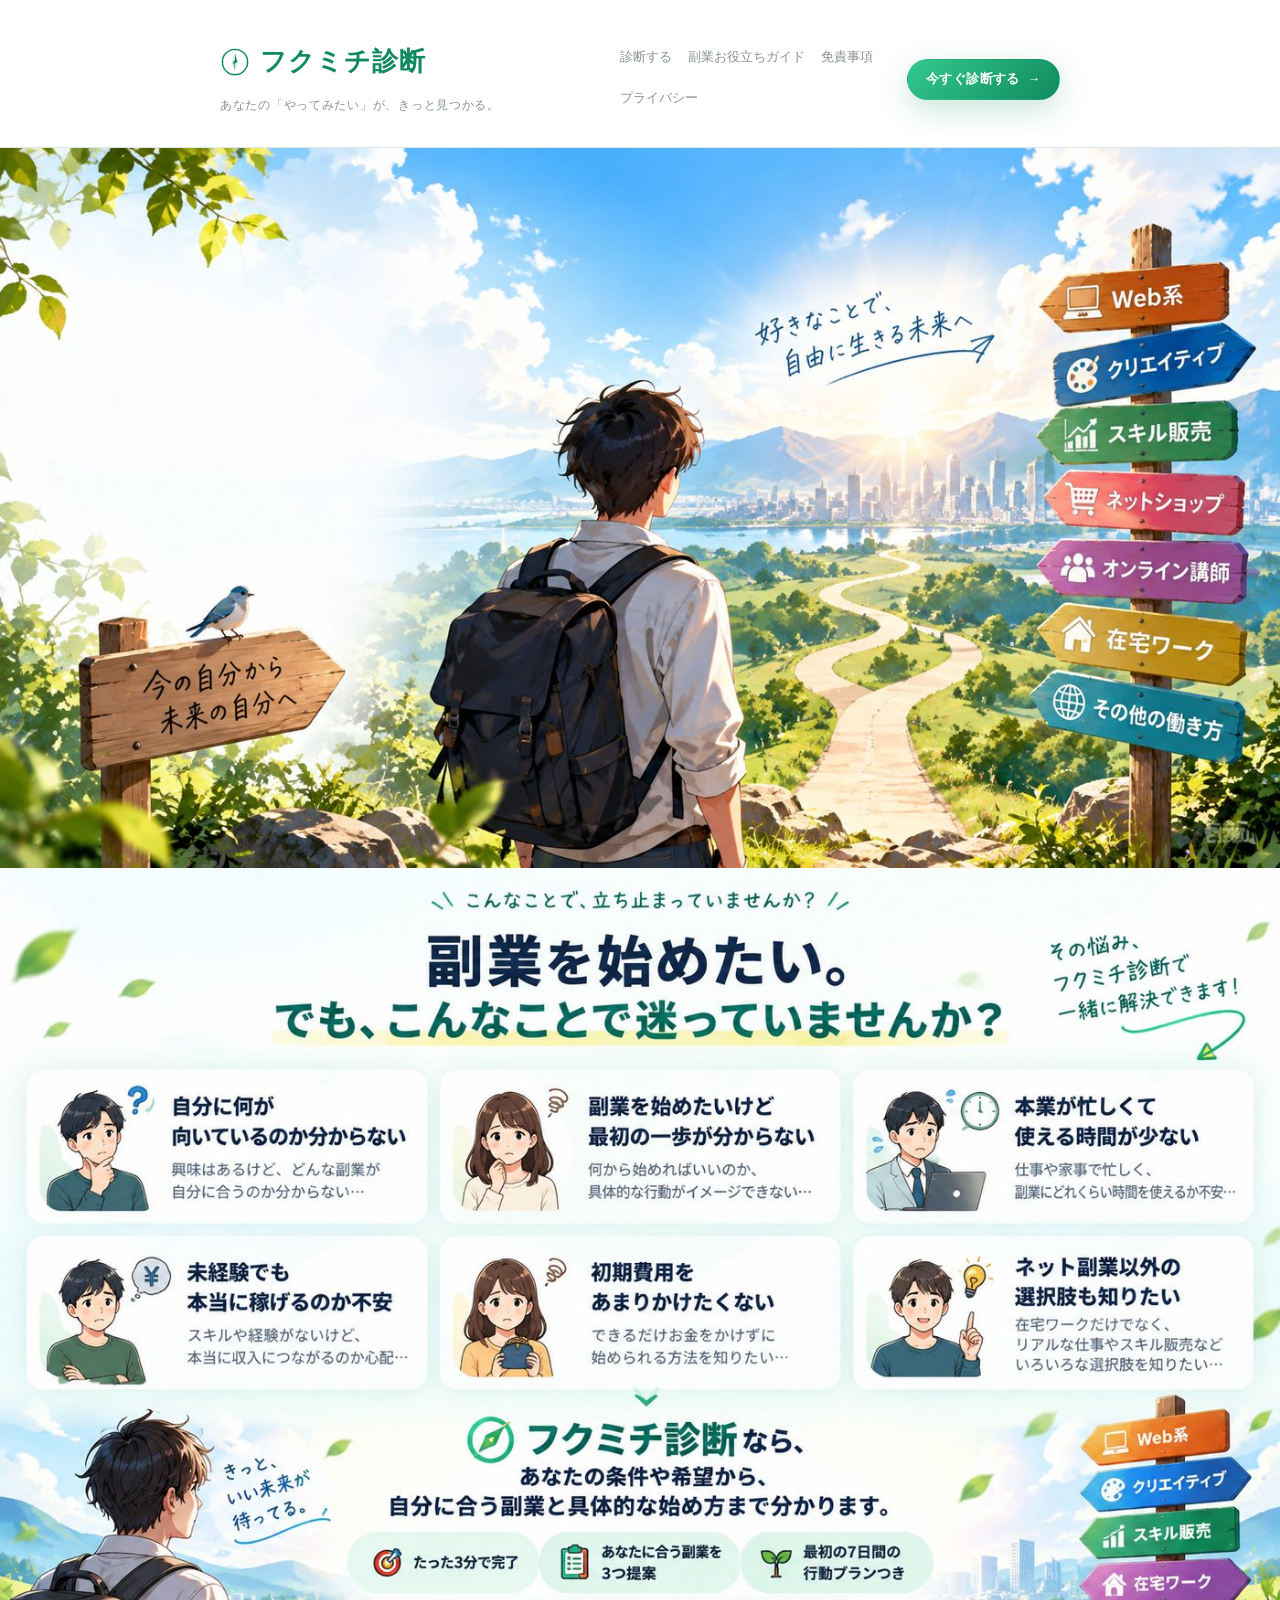
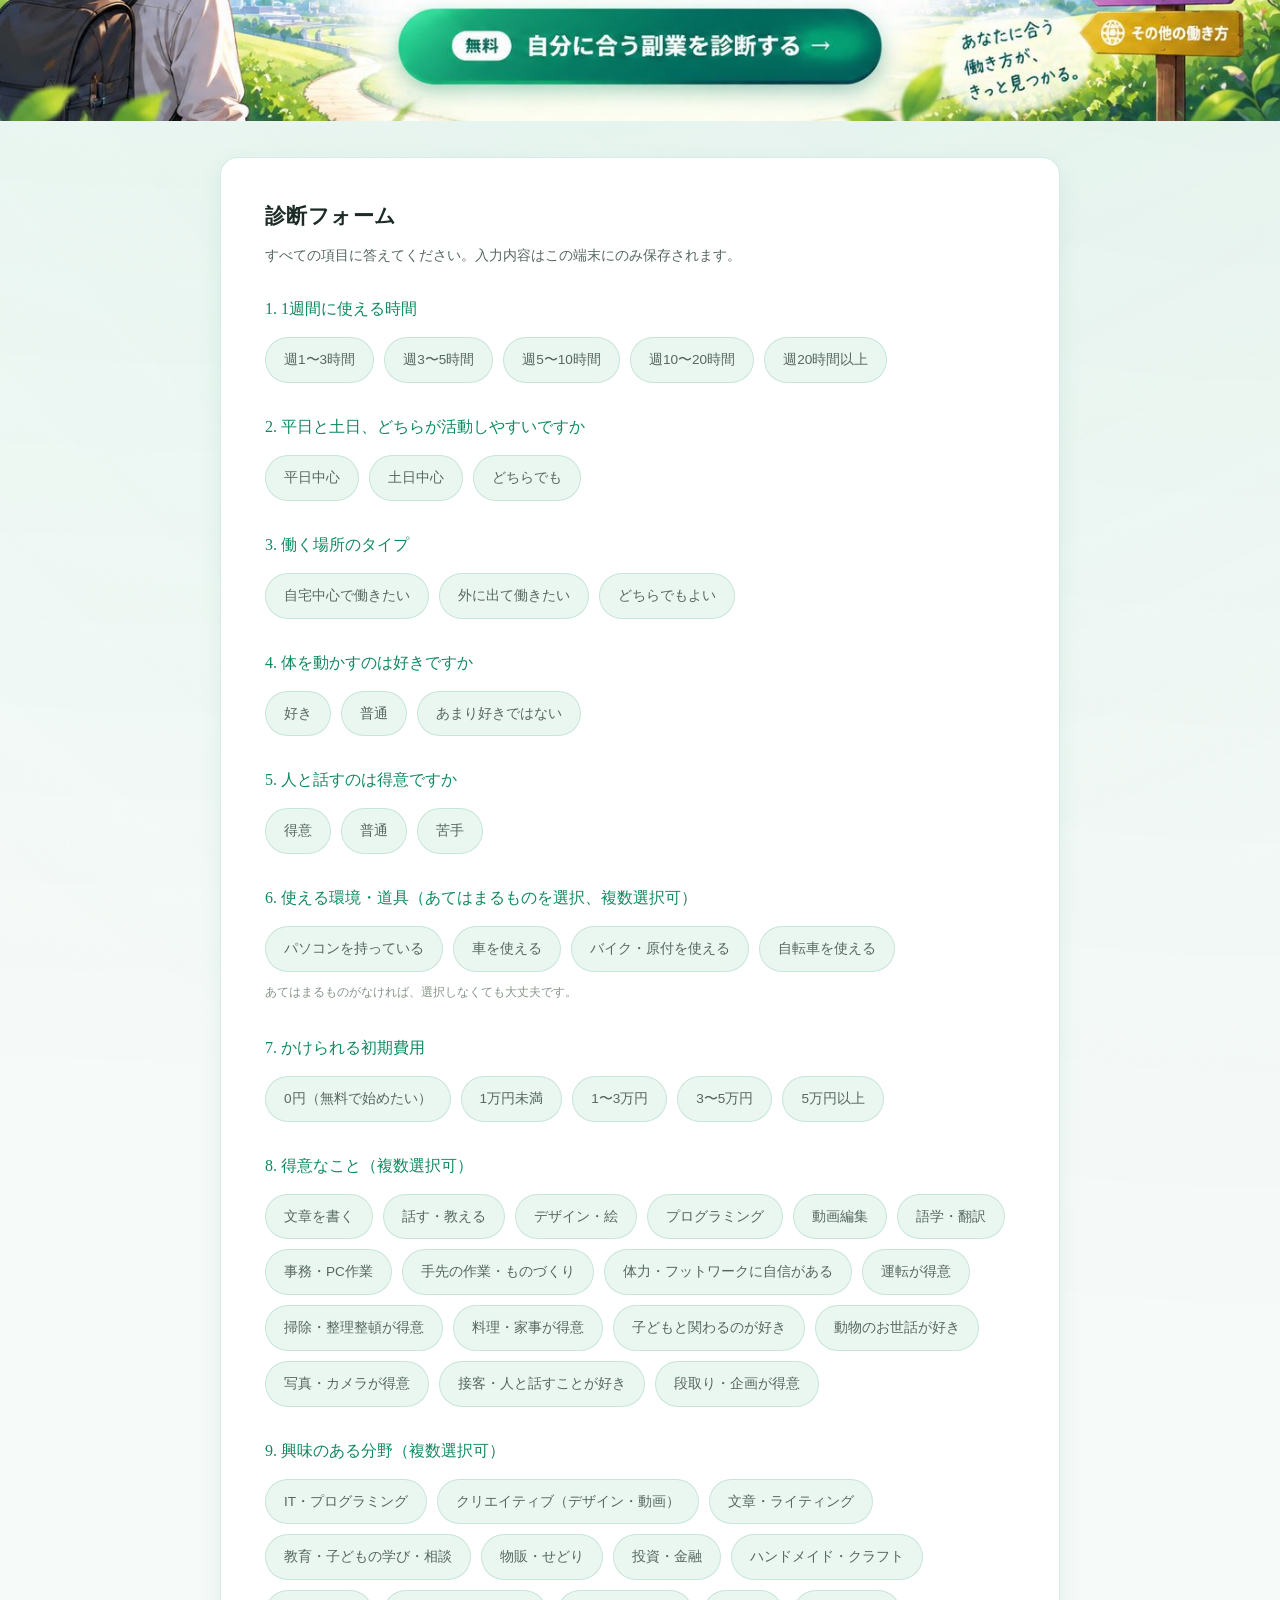
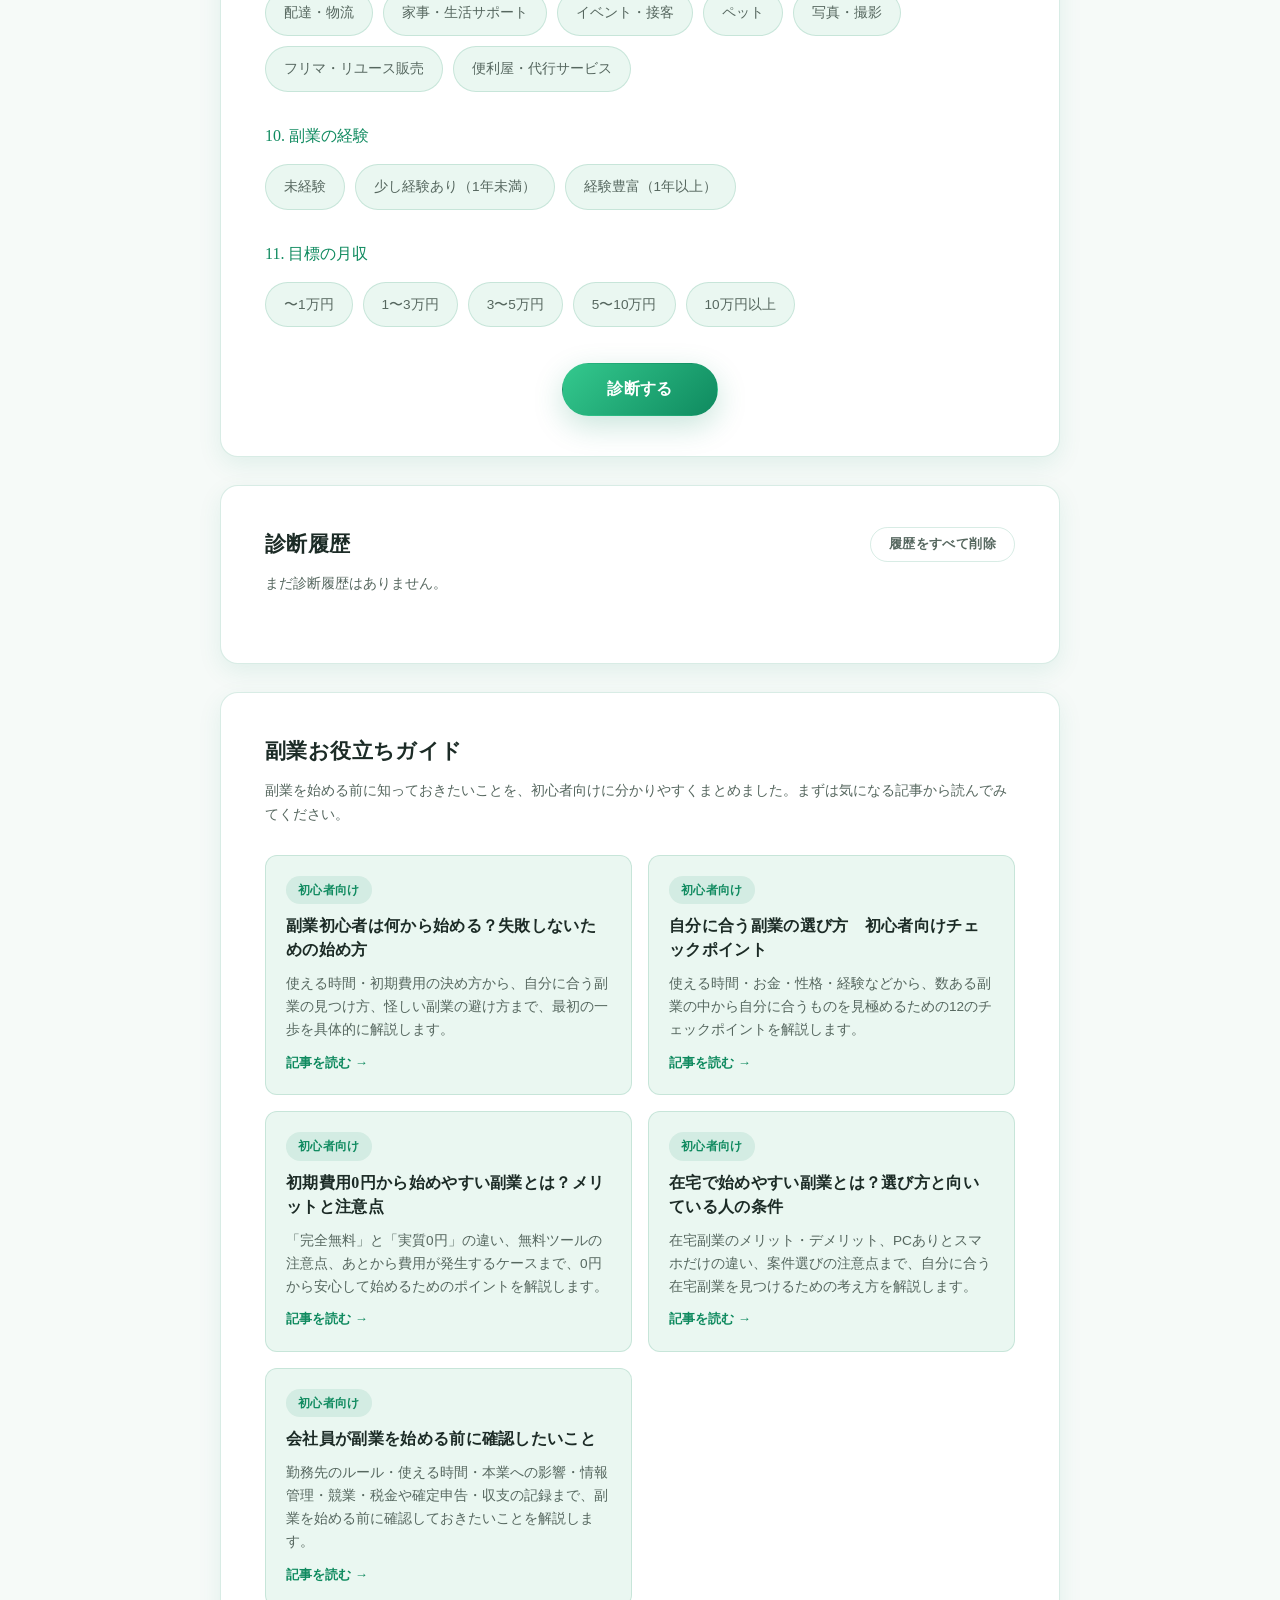
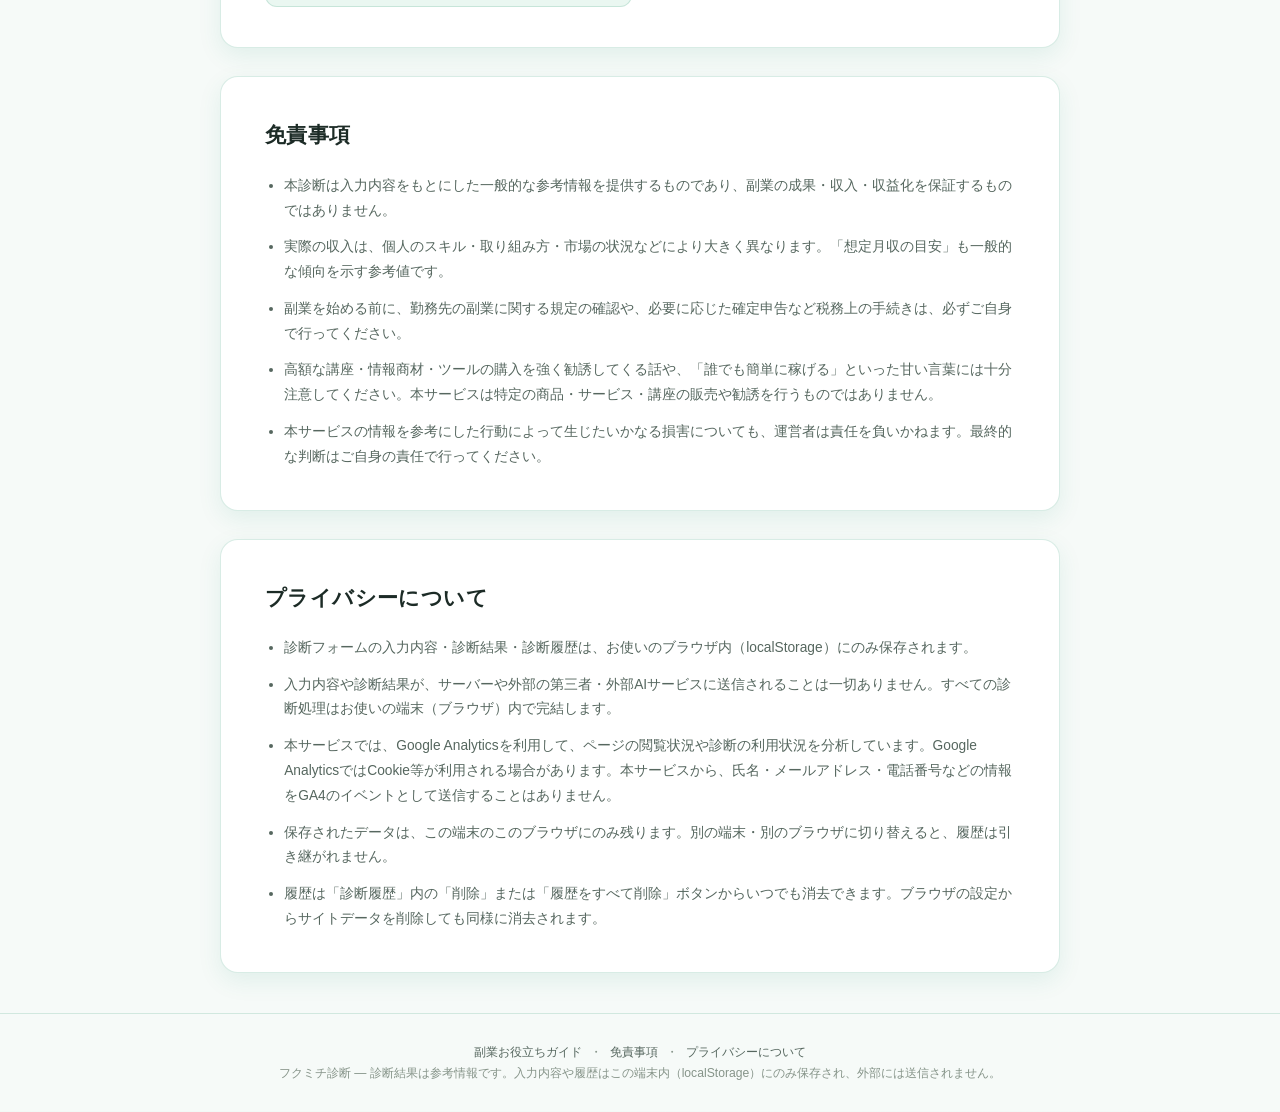
<file: index.html>
<!DOCTYPE html>
<html lang="ja">
<head>
<meta charset="UTF-8">
<meta name="viewport" content="width=device-width, initial-scale=1.0">
<title>フクミチ診断｜自分に合う副業と最初の7日間が分かる無料診断</title>
<meta name="description" content="自分に合う副業が分かる無料診断サービス「フクミチ診断」。簡単な質問に答えるだけで、副業初心者でも始めやすいおすすめ副業を3つ提案し、最初の7日間の行動プランまで案内します。">
<meta name="robots" content="index, follow">
<link rel="canonical" href="https://jin-builds.github.io/fukumichi-shindan/">

<meta property="og:type" content="website">
<meta property="og:site_name" content="フクミチ診断">
<meta property="og:title" content="フクミチ診断｜自分に合う副業と最初の7日間が分かる無料診断">
<meta property="og:description" content="自分に合う副業が分かる無料診断サービス「フクミチ診断」。簡単な質問に答えるだけで、副業初心者でも始めやすいおすすめ副業を3つ提案し、最初の7日間の行動プランまで案内します。">
<meta property="og:url" content="https://jin-builds.github.io/fukumichi-shindan/">
<meta property="og:image" content="https://jin-builds.github.io/fukumichi-shindan/fukumichi_header_light.jpg">

<meta name="twitter:card" content="summary_large_image">
<meta name="twitter:title" content="フクミチ診断｜自分に合う副業と最初の7日間が分かる無料診断">
<meta name="twitter:description" content="自分に合う副業が分かる無料診断サービス「フクミチ診断」。簡単な質問に答えるだけで、副業初心者でも始めやすいおすすめ副業を3つ提案し、最初の7日間の行動プランまで案内します。">
<meta name="twitter:image" content="https://jin-builds.github.io/fukumichi-shindan/fukumichi_header_light.jpg">

<meta name="google-site-verification" content="DPWuHBOjRNF4Gl8Ea7e0CDWMBEQJ9c4RrdTBMMDULVU"/>
<link rel="icon" href="data:image/svg+xml,%3Csvg xmlns='http://www.w3.org/2000/svg' viewBox='0 0 64 64'%3E%3Crect width='64' height='64' rx='14' fill='%23ffffff'/%3E%3Ccircle cx='32' cy='32' r='22' fill='none' stroke='%230f8a5f' stroke-width='4'/%3E%3Cpolygon points='32,16 37,32 32,48 27,32' fill='%2334c98e'/%3E%3Ccircle cx='32' cy='32' r='3' fill='%230f8a5f'/%3E%3C/svg%3E">
<link rel="stylesheet" href="style.css">

<script async src="https://www.googletagmanager.com/gtag/js?id=G-5N8QMQ60JV"></script>
<script>
  window.dataLayer = window.dataLayer || [];
  function gtag(){dataLayer.push(arguments);}
  gtag('js', new Date());
  gtag('config', 'G-5N8QMQ60JV');
</script>
</head>
<body>

<h1 class="visually-hidden">フクミチ診断｜自分に合う副業と、最初の7日間が分かる無料診断</h1>

<svg width="0" height="0" style="position:absolute" aria-hidden="true">
  <symbol id="icon-compass" viewBox="0 0 64 64">
    <circle cx="32" cy="32" r="27" fill="none" stroke="currentColor" stroke-width="3"/>
    <circle cx="32" cy="6" r="1.6" fill="currentColor"/>
    <circle cx="32" cy="58" r="1.6" fill="currentColor"/>
    <circle cx="6" cy="32" r="1.6" fill="currentColor"/>
    <circle cx="58" cy="32" r="1.6" fill="currentColor"/>
    <polygon points="32,14 39,32 32,50 25,32" fill="currentColor" opacity="0.18"/>
    <polygon points="32,14 37,32 32,32" fill="currentColor"/>
    <polygon points="32,50 27,32 32,32" fill="currentColor" opacity="0.55"/>
    <circle cx="32" cy="32" r="3" fill="currentColor"/>
  </symbol>
</svg>

<header class="site-header">
  <div class="container header-inner">
    <div class="brand">
      <svg class="icon-compass brand-icon" aria-hidden="true"><use href="#icon-compass"></use></svg>
      <span class="brand-mark">フクミチ診断</span>
      <span class="brand-sub">あなたの「やってみたい」が、きっと見つかる。</span>
    </div>
    <nav class="site-nav" aria-label="ページ内リンク">
      <a href="#diagnose">診断する</a>
      <a href="#articles">副業お役立ちガイド</a>
      <a href="#disclaimer">免責事項</a>
      <a href="#privacy">プライバシー</a>
    </nav>
    <a href="#diagnose" class="btn btn-primary btn-small header-cta">今すぐ診断する <span aria-hidden="true">→</span></a>
  </div>
</header>

<!-- Brand visual: header image -->
<div class="brand-visual">
  <img
    src="fukumichi_header_light.jpg"
    alt="フクミチ診断。好きなことで、自由に生きる未来へ。今の自分から未来の自分へ。リュックを背負った人物が、Web系・クリエイティブ・スキル販売・ネットショップ・オンライン講師・在宅ワーク・その他の働き方への道しるべが立つ道を見つめている。"
    class="brand-visual-img"
    width="1400" height="788"
  >
</div>

<!-- Brand visual: diagnosis intro image (contains the CTA into the form) -->
<div class="brand-visual diagnosis-visual">
  <img
    src="fukumichi_diagnosis_light.jpg"
    alt="副業を始めたい。でも、こんなことで迷っていませんか？ 自分に何が向いているのか分からない。最初の一歩が分からない。本業が忙しくて時間が少ない。未経験で稼げるか不安。初期費用をかけたくない。ネット副業以外の選択肢も知りたい。フクミチ診断なら、あなたの条件や希望から自分に合う副業と具体的な始め方まで分かります。たった3分で完了、あなたに合う副業を3つ提案、最初の7日間の行動プランつき。"
    class="brand-visual-img"
    width="1400" height="933"
  >
  <button
    type="button"
    id="diagnosis-image-cta"
    class="diagnosis-cta-hotspot"
    aria-label="自分に合う副業を診断する（診断フォームへ移動します）"
  ></button>
</div>

<main class="container">

  <!-- Diagnosis Form -->
  <section id="diagnose" class="card form-card">
    <h2 class="section-title">診断フォーム</h2>
    <p class="section-desc">すべての項目に答えてください。入力内容はこの端末にのみ保存されます。</p>

    <form id="diagnosis-form" novalidate>

      <fieldset class="field-block">
        <legend>1. 1週間に使える時間</legend>
        <div class="option-grid" data-name="time" data-type="radio">
          <label class="option-pill">
            <input type="radio" name="time" value="0" required>
            <span>週1〜3時間</span>
          </label>
          <label class="option-pill">
            <input type="radio" name="time" value="1">
            <span>週3〜5時間</span>
          </label>
          <label class="option-pill">
            <input type="radio" name="time" value="2">
            <span>週5〜10時間</span>
          </label>
          <label class="option-pill">
            <input type="radio" name="time" value="3">
            <span>週10〜20時間</span>
          </label>
          <label class="option-pill">
            <input type="radio" name="time" value="4">
            <span>週20時間以上</span>
          </label>
        </div>
        <p class="field-error" data-error-for="time">いずれか1つを選択してください</p>
      </fieldset>

      <fieldset class="field-block">
        <legend>2. 平日と土日、どちらが活動しやすいですか</legend>
        <div class="option-grid" data-name="dayType" data-type="radio">
          <label class="option-pill">
            <input type="radio" name="dayType" value="weekday" required>
            <span>平日中心</span>
          </label>
          <label class="option-pill">
            <input type="radio" name="dayType" value="weekend">
            <span>土日中心</span>
          </label>
          <label class="option-pill">
            <input type="radio" name="dayType" value="either">
            <span>どちらでも</span>
          </label>
        </div>
        <p class="field-error" data-error-for="dayType">いずれか1つを選択してください</p>
      </fieldset>

      <fieldset class="field-block">
        <legend>3. 働く場所のタイプ</legend>
        <div class="option-grid" data-name="workStyle" data-type="radio">
          <label class="option-pill">
            <input type="radio" name="workStyle" value="online" required>
            <span>自宅中心で働きたい</span>
          </label>
          <label class="option-pill">
            <input type="radio" name="workStyle" value="offline">
            <span>外に出て働きたい</span>
          </label>
          <label class="option-pill">
            <input type="radio" name="workStyle" value="either">
            <span>どちらでもよい</span>
          </label>
        </div>
        <p class="field-error" data-error-for="workStyle">いずれか1つを選択してください</p>
      </fieldset>

      <fieldset class="field-block">
        <legend>4. 体を動かすのは好きですか</legend>
        <div class="option-grid" data-name="physicalPref" data-type="radio">
          <label class="option-pill">
            <input type="radio" name="physicalPref" value="good" required>
            <span>好き</span>
          </label>
          <label class="option-pill">
            <input type="radio" name="physicalPref" value="neutral">
            <span>普通</span>
          </label>
          <label class="option-pill">
            <input type="radio" name="physicalPref" value="poor">
            <span>あまり好きではない</span>
          </label>
        </div>
        <p class="field-error" data-error-for="physicalPref">いずれか1つを選択してください</p>
      </fieldset>

      <fieldset class="field-block">
        <legend>5. 人と話すのは得意ですか</legend>
        <div class="option-grid" data-name="communication" data-type="radio">
          <label class="option-pill">
            <input type="radio" name="communication" value="good" required>
            <span>得意</span>
          </label>
          <label class="option-pill">
            <input type="radio" name="communication" value="neutral">
            <span>普通</span>
          </label>
          <label class="option-pill">
            <input type="radio" name="communication" value="poor">
            <span>苦手</span>
          </label>
        </div>
        <p class="field-error" data-error-for="communication">いずれか1つを選択してください</p>
      </fieldset>

      <fieldset class="field-block">
        <legend>6. 使える環境・道具（あてはまるものを選択、複数選択可）</legend>
        <div class="option-grid" data-name="resources" data-type="checkbox">
          <label class="option-pill"><input type="checkbox" name="resources" value="pc"><span>パソコンを持っている</span></label>
          <label class="option-pill"><input type="checkbox" name="resources" value="car"><span>車を使える</span></label>
          <label class="option-pill"><input type="checkbox" name="resources" value="motorbike"><span>バイク・原付を使える</span></label>
          <label class="option-pill"><input type="checkbox" name="resources" value="bicycle"><span>自転車を使える</span></label>
        </div>
        <p class="field-desc">あてはまるものがなければ、選択しなくても大丈夫です。</p>
      </fieldset>

      <fieldset class="field-block">
        <legend>7. かけられる初期費用</legend>
        <div class="option-grid" data-name="budget" data-type="radio">
          <label class="option-pill">
            <input type="radio" name="budget" value="0" required>
            <span>0円（無料で始めたい）</span>
          </label>
          <label class="option-pill">
            <input type="radio" name="budget" value="1">
            <span>1万円未満</span>
          </label>
          <label class="option-pill">
            <input type="radio" name="budget" value="2">
            <span>1〜3万円</span>
          </label>
          <label class="option-pill">
            <input type="radio" name="budget" value="3">
            <span>3〜5万円</span>
          </label>
          <label class="option-pill">
            <input type="radio" name="budget" value="4">
            <span>5万円以上</span>
          </label>
        </div>
        <p class="field-error" data-error-for="budget">いずれか1つを選択してください</p>
      </fieldset>

      <fieldset class="field-block">
        <legend>8. 得意なこと（複数選択可）</legend>
        <div class="option-grid" data-name="skills" data-type="checkbox">
          <label class="option-pill"><input type="checkbox" name="skills" value="writing"><span>文章を書く</span></label>
          <label class="option-pill"><input type="checkbox" name="skills" value="talking"><span>話す・教える</span></label>
          <label class="option-pill"><input type="checkbox" name="skills" value="design"><span>デザイン・絵</span></label>
          <label class="option-pill"><input type="checkbox" name="skills" value="programming"><span>プログラミング</span></label>
          <label class="option-pill"><input type="checkbox" name="skills" value="video"><span>動画編集</span></label>
          <label class="option-pill"><input type="checkbox" name="skills" value="language"><span>語学・翻訳</span></label>
          <label class="option-pill"><input type="checkbox" name="skills" value="office"><span>事務・PC作業</span></label>
          <label class="option-pill"><input type="checkbox" name="skills" value="handmade"><span>手先の作業・ものづくり</span></label>
          <label class="option-pill"><input type="checkbox" name="skills" value="physical"><span>体力・フットワークに自信がある</span></label>
          <label class="option-pill"><input type="checkbox" name="skills" value="driving"><span>運転が得意</span></label>
          <label class="option-pill"><input type="checkbox" name="skills" value="cleaning"><span>掃除・整理整頓が得意</span></label>
          <label class="option-pill"><input type="checkbox" name="skills" value="cooking"><span>料理・家事が得意</span></label>
          <label class="option-pill"><input type="checkbox" name="skills" value="childcare"><span>子どもと関わるのが好き</span></label>
          <label class="option-pill"><input type="checkbox" name="skills" value="animal"><span>動物のお世話が好き</span></label>
          <label class="option-pill"><input type="checkbox" name="skills" value="photography"><span>写真・カメラが得意</span></label>
          <label class="option-pill"><input type="checkbox" name="skills" value="communication"><span>接客・人と話すことが好き</span></label>
          <label class="option-pill"><input type="checkbox" name="skills" value="planning"><span>段取り・企画が得意</span></label>
        </div>
        <p class="field-error" data-error-for="skills">1つ以上選択してください</p>
      </fieldset>

      <fieldset class="field-block">
        <legend>9. 興味のある分野（複数選択可）</legend>
        <div class="option-grid" data-name="interests" data-type="checkbox">
          <label class="option-pill"><input type="checkbox" name="interests" value="it"><span>IT・プログラミング</span></label>
          <label class="option-pill"><input type="checkbox" name="interests" value="creative"><span>クリエイティブ（デザイン・動画）</span></label>
          <label class="option-pill"><input type="checkbox" name="interests" value="writing"><span>文章・ライティング</span></label>
          <label class="option-pill"><input type="checkbox" name="interests" value="education"><span>教育・子どもの学び・相談</span></label>
          <label class="option-pill"><input type="checkbox" name="interests" value="ec"><span>物販・せどり</span></label>
          <label class="option-pill"><input type="checkbox" name="interests" value="finance"><span>投資・金融</span></label>
          <label class="option-pill"><input type="checkbox" name="interests" value="handmade"><span>ハンドメイド・クラフト</span></label>
          <label class="option-pill"><input type="checkbox" name="interests" value="delivery"><span>配達・物流</span></label>
          <label class="option-pill"><input type="checkbox" name="interests" value="housework"><span>家事・生活サポート</span></label>
          <label class="option-pill"><input type="checkbox" name="interests" value="event"><span>イベント・接客</span></label>
          <label class="option-pill"><input type="checkbox" name="interests" value="pet"><span>ペット</span></label>
          <label class="option-pill"><input type="checkbox" name="interests" value="photo"><span>写真・撮影</span></label>
          <label class="option-pill"><input type="checkbox" name="interests" value="flea"><span>フリマ・リユース販売</span></label>
          <label class="option-pill"><input type="checkbox" name="interests" value="agency"><span>便利屋・代行サービス</span></label>
        </div>
        <p class="field-error" data-error-for="interests">1つ以上選択してください</p>
      </fieldset>

      <fieldset class="field-block">
        <legend>10. 副業の経験</legend>
        <div class="option-grid" data-name="experience" data-type="radio">
          <label class="option-pill">
            <input type="radio" name="experience" value="none" required>
            <span>未経験</span>
          </label>
          <label class="option-pill">
            <input type="radio" name="experience" value="little">
            <span>少し経験あり（1年未満）</span>
          </label>
          <label class="option-pill">
            <input type="radio" name="experience" value="rich">
            <span>経験豊富（1年以上）</span>
          </label>
        </div>
        <p class="field-error" data-error-for="experience">いずれか1つを選択してください</p>
      </fieldset>

      <fieldset class="field-block">
        <legend>11. 目標の月収</legend>
        <div class="option-grid" data-name="incomeGoal" data-type="radio">
          <label class="option-pill">
            <input type="radio" name="incomeGoal" value="0" required>
            <span>〜1万円</span>
          </label>
          <label class="option-pill">
            <input type="radio" name="incomeGoal" value="1">
            <span>1〜3万円</span>
          </label>
          <label class="option-pill">
            <input type="radio" name="incomeGoal" value="2">
            <span>3〜5万円</span>
          </label>
          <label class="option-pill">
            <input type="radio" name="incomeGoal" value="3">
            <span>5〜10万円</span>
          </label>
          <label class="option-pill">
            <input type="radio" name="incomeGoal" value="4">
            <span>10万円以上</span>
          </label>
        </div>
        <p class="field-error" data-error-for="incomeGoal">いずれか1つを選択してください</p>
      </fieldset>

      <div class="form-actions">
        <button type="submit" class="btn btn-primary btn-large">診断する</button>
      </div>
    </form>
  </section>

  <!-- History -->
  <section class="history-section">
    <div class="history-header">
      <h2 class="section-title">診断履歴</h2>
      <button id="clear-history" class="btn btn-ghost btn-small">履歴をすべて削除</button>
    </div>
    <p class="section-desc" id="history-empty">まだ診断履歴はありません。</p>
    <ul id="history-list" class="history-list"></ul>
  </section>

  <!-- Articles / SEO guide -->
  <section id="articles" class="card articles-section">
    <h2 class="section-title">副業お役立ちガイド</h2>
    <p class="section-desc">副業を始める前に知っておきたいことを、初心者向けに分かりやすくまとめました。まずは気になる記事から読んでみてください。</p>

    <div class="article-grid">

      <a href="articles/how-to-start-side-job-for-beginners.html" class="article-card">
        <span class="article-card-tag">初心者向け</span>
        <h3 class="article-card-title">副業初心者は何から始める？失敗しないための始め方</h3>
        <p class="article-card-desc">使える時間・初期費用の決め方から、自分に合う副業の見つけ方、怪しい副業の避け方まで、最初の一歩を具体的に解説します。</p>
        <span class="article-card-cta">記事を読む <span aria-hidden="true">→</span></span>
      </a>

      <a href="articles/how-to-choose-the-right-side-job.html" class="article-card">
        <span class="article-card-tag">初心者向け</span>
        <h3 class="article-card-title">自分に合う副業の選び方　初心者向けチェックポイント</h3>
        <p class="article-card-desc">使える時間・お金・性格・経験などから、数ある副業の中から自分に合うものを見極めるための12のチェックポイントを解説します。</p>
        <span class="article-card-cta">記事を読む <span aria-hidden="true">→</span></span>
      </a>

      <a href="articles/side-jobs-with-zero-startup-cost.html" class="article-card">
        <span class="article-card-tag">初心者向け</span>
        <h3 class="article-card-title">初期費用0円から始めやすい副業とは？メリットと注意点</h3>
        <p class="article-card-desc">「完全無料」と「実質0円」の違い、無料ツールの注意点、あとから費用が発生するケースまで、0円から安心して始めるためのポイントを解説します。</p>
        <span class="article-card-cta">記事を読む <span aria-hidden="true">→</span></span>
      </a>

      <a href="articles/work-from-home-side-jobs-for-beginners.html" class="article-card">
        <span class="article-card-tag">初心者向け</span>
        <h3 class="article-card-title">在宅で始めやすい副業とは？選び方と向いている人の条件</h3>
        <p class="article-card-desc">在宅副業のメリット・デメリット、PCありとスマホだけの違い、案件選びの注意点まで、自分に合う在宅副業を見つけるための考え方を解説します。</p>
        <span class="article-card-cta">記事を読む <span aria-hidden="true">→</span></span>
      </a>

      <a href="articles/things-to-check-before-starting-side-job.html" class="article-card">
        <span class="article-card-tag">初心者向け</span>
        <h3 class="article-card-title">会社員が副業を始める前に確認したいこと</h3>
        <p class="article-card-desc">勤務先のルール・使える時間・本業への影響・情報管理・競業・税金や確定申告・収支の記録まで、副業を始める前に確認しておきたいことを解説します。</p>
        <span class="article-card-cta">記事を読む <span aria-hidden="true">→</span></span>
      </a>

    </div>
  </section>

  <!-- Disclaimer -->
  <section id="disclaimer" class="card info-card">
    <h2 class="section-title">免責事項</h2>
    <ul class="info-list">
      <li>本診断は入力内容をもとにした一般的な参考情報を提供するものであり、副業の成果・収入・収益化を保証するものではありません。</li>
      <li>実際の収入は、個人のスキル・取り組み方・市場の状況などにより大きく異なります。「想定月収の目安」も一般的な傾向を示す参考値です。</li>
      <li>副業を始める前に、勤務先の副業に関する規定の確認や、必要に応じた確定申告など税務上の手続きは、必ずご自身で行ってください。</li>
      <li>高額な講座・情報商材・ツールの購入を強く勧誘してくる話や、「誰でも簡単に稼げる」といった甘い言葉には十分注意してください。本サービスは特定の商品・サービス・講座の販売や勧誘を行うものではありません。</li>
      <li>本サービスの情報を参考にした行動によって生じたいかなる損害についても、運営者は責任を負いかねます。最終的な判断はご自身の責任で行ってください。</li>
    </ul>
  </section>

  <!-- Privacy -->
  <section id="privacy" class="card info-card">
    <h2 class="section-title">プライバシーについて</h2>
    <ul class="info-list">
      <li>診断フォームの入力内容・診断結果・診断履歴は、お使いのブラウザ内（localStorage）にのみ保存されます。</li>
      <li>入力内容や診断結果が、サーバーや外部の第三者・外部AIサービスに送信されることは一切ありません。すべての診断処理はお使いの端末（ブラウザ）内で完結します。</li>
      <li>本サービスでは、Google Analyticsを利用して、ページの閲覧状況や診断の利用状況を分析しています。Google AnalyticsではCookie等が利用される場合があります。本サービスから、氏名・メールアドレス・電話番号などの情報をGA4のイベントとして送信することはありません。</li>
      <li>保存されたデータは、この端末のこのブラウザにのみ残ります。別の端末・別のブラウザに切り替えると、履歴は引き継がれません。</li>
      <li>履歴は「診断履歴」内の「削除」または「履歴をすべて削除」ボタンからいつでも消去できます。ブラウザの設定からサイトデータを削除しても同様に消去されます。</li>
    </ul>
  </section>

</main>

<footer class="site-footer">
  <div class="container">
    <p class="footer-links"><a href="#articles">副業お役立ちガイド</a><span aria-hidden="true">・</span><a href="#disclaimer">免責事項</a><span aria-hidden="true">・</span><a href="#privacy">プライバシーについて</a></p>
    <p>フクミチ診断 &mdash; 診断結果は参考情報です。入力内容や履歴はこの端末内（localStorage）にのみ保存され、外部には送信されません。</p>
  </div>
</footer>

<button type="button" id="back-to-top" class="back-to-top" aria-label="ページ上部へ戻る" tabindex="-1">
  <span aria-hidden="true">↑</span> TOP
</button>

<script src="data.js"></script>
<script src="app.js"></script>
</body>
</html>
</file>
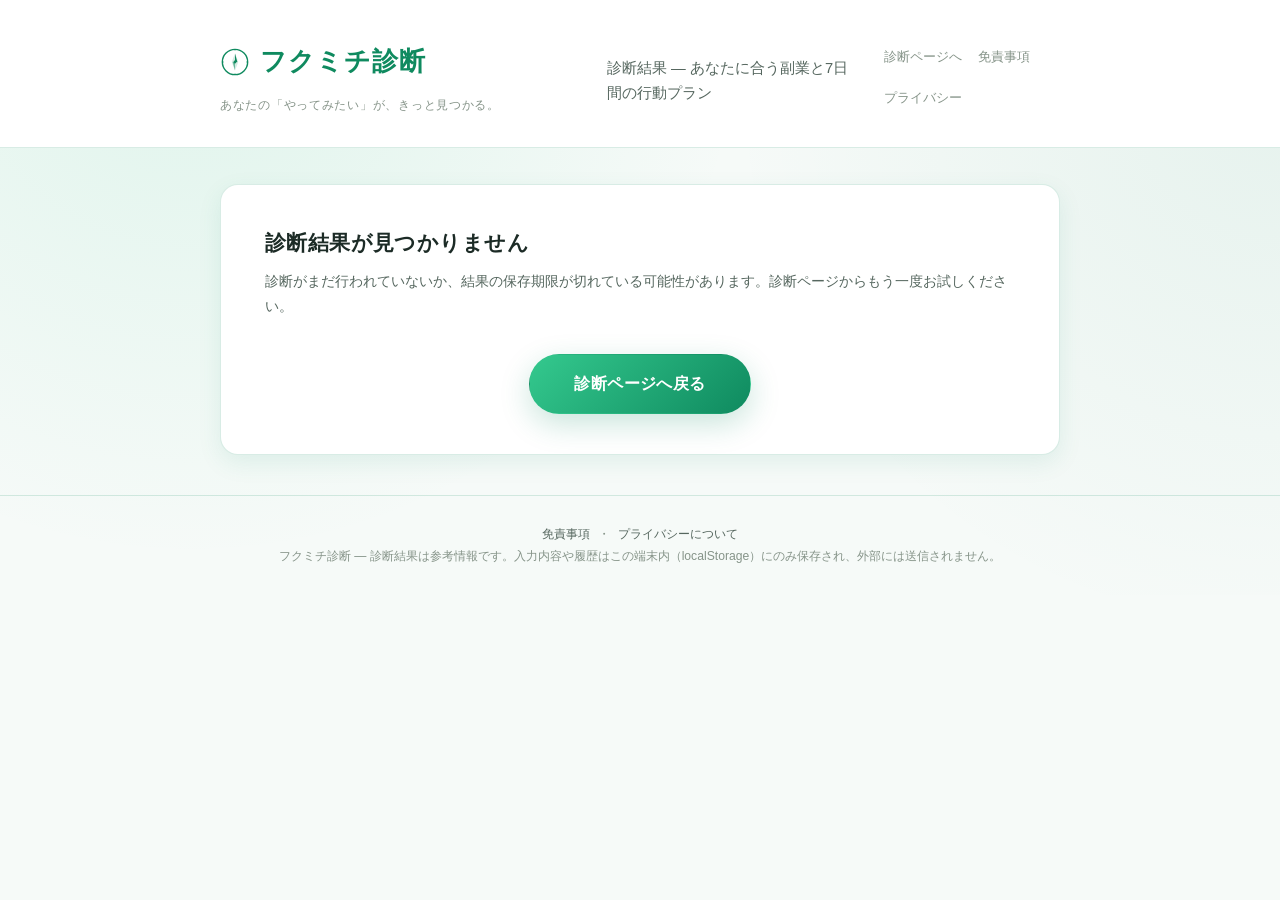
<file: result.html>
<!DOCTYPE html>
<html lang="ja">
<head>
<meta charset="UTF-8">
<meta name="viewport" content="width=device-width, initial-scale=1.0">
<title>診断結果 | フクミチ診断</title>
<meta name="description" content="あなたに合う副業の診断結果。おすすめ度・メリット・デメリット・7日間行動プランなどを詳しく確認できます。">
<meta name="robots" content="noindex, follow">
<link rel="icon" href="data:image/svg+xml,%3Csvg xmlns='http://www.w3.org/2000/svg' viewBox='0 0 64 64'%3E%3Crect width='64' height='64' rx='14' fill='%23ffffff'/%3E%3Ccircle cx='32' cy='32' r='22' fill='none' stroke='%230f8a5f' stroke-width='4'/%3E%3Cpolygon points='32,16 37,32 32,48 27,32' fill='%2334c98e'/%3E%3Ccircle cx='32' cy='32' r='3' fill='%230f8a5f'/%3E%3C/svg%3E">
<link rel="stylesheet" href="style.css">

<script async src="https://www.googletagmanager.com/gtag/js?id=G-5N8QMQ60JV"></script>
<script>
  window.dataLayer = window.dataLayer || [];
  function gtag(){dataLayer.push(arguments);}
  gtag('js', new Date());
  gtag('config', 'G-5N8QMQ60JV');
</script>
</head>
<body>

<svg width="0" height="0" style="position:absolute" aria-hidden="true">
  <symbol id="icon-compass" viewBox="0 0 64 64">
    <circle cx="32" cy="32" r="27" fill="none" stroke="currentColor" stroke-width="3"/>
    <circle cx="32" cy="6" r="1.6" fill="currentColor"/>
    <circle cx="32" cy="58" r="1.6" fill="currentColor"/>
    <circle cx="6" cy="32" r="1.6" fill="currentColor"/>
    <circle cx="58" cy="32" r="1.6" fill="currentColor"/>
    <polygon points="32,14 39,32 32,50 25,32" fill="currentColor" opacity="0.18"/>
    <polygon points="32,14 37,32 32,32" fill="currentColor"/>
    <polygon points="32,50 27,32 32,32" fill="currentColor" opacity="0.55"/>
    <circle cx="32" cy="32" r="3" fill="currentColor"/>
  </symbol>
</svg>

<header class="site-header">
  <div class="container header-inner">
    <div class="brand">
      <svg class="icon-compass brand-icon" aria-hidden="true"><use href="#icon-compass"></use></svg>
      <span class="brand-mark">フクミチ診断</span>
      <span class="brand-sub">あなたの「やってみたい」が、きっと見つかる。</span>
    </div>
    <p class="header-lede">診断結果 &mdash; あなたに合う副業と7日間の行動プラン</p>
    <nav class="site-nav" aria-label="ページ内リンク">
      <a href="index.html#diagnose">診断ページへ</a>
      <a href="index.html#disclaimer">免責事項</a>
      <a href="index.html#privacy">プライバシー</a>
    </nav>
  </div>
</header>

<main class="container">

  <!-- データが見つからない場合の案内 -->
  <section id="no-result" class="card" hidden>
    <h2 class="section-title">診断結果が見つかりません</h2>
    <p class="section-desc">診断がまだ行われていないか、結果の保存期限が切れている可能性があります。診断ページからもう一度お試しください。</p>
    <div class="form-actions">
      <a href="index.html#diagnose" class="btn btn-primary btn-large">診断ページへ戻る</a>
    </div>
  </section>

  <!-- 診断結果本体 -->
  <div id="result-root" hidden>

    <section class="card result-hero">
      <h1 class="section-title">診断結果</h1>
      <p class="section-desc" id="results-summary"></p>

      <div id="rank-tabs" class="rank-tabs" role="tablist" aria-label="おすすめ順位の切り替え"></div>
    </section>

    <nav id="detail-nav" class="detail-nav" aria-label="診断結果ページ内ナビゲーション">
      <a href="#r-overview">概要</a>
      <a href="#r-reason">あなたに合う理由</a>
      <a href="#r-pros">メリット</a>
      <a href="#r-cons">デメリット・注意点</a>
      <a href="#r-monetize">収益化までの目安</a>
      <a href="#r-first-action">最初にやる事</a>
      <a href="#r-needed">必要なもの</a>
      <a href="#r-cost">初期費用</a>
      <a href="#r-suitable">向いている人</a>
      <a href="#r-plan">7日間行動プラン</a>
    </nav>

    <section id="r-overview" class="card detail-section">
      <h2 class="section-title">概要</h2>
      <div class="result-rank-badge" id="r-rank-badge"></div>
      <h3 class="result-name" id="r-name"></h3>
      <div class="result-stars" id="r-stars"></div>
      <p class="result-desc" id="r-desc"></p>
    </section>

    <section id="r-reason" class="card detail-section">
      <h2 class="section-title">あなたに合う理由</h2>
      <p class="section-desc">診断で入力した内容をもとに、この副業があなたに合っている理由を項目ごとに解説します。</p>
      <ul class="reason-list" id="r-reason-list"></ul>
    </section>

    <section id="r-pros" class="card detail-section">
      <h2 class="section-title">メリット</h2>
      <ul class="detail-list pros" id="r-pros-list"></ul>
    </section>

    <section id="r-cons" class="card detail-section">
      <h2 class="section-title">デメリット・注意点</h2>
      <ul class="detail-list cons" id="r-cons-list"></ul>
    </section>

    <section id="r-monetize" class="card detail-section">
      <h2 class="section-title">収益化までの目安</h2>
      <p class="detail-highlight" id="r-monetize-value"></p>
      <p class="section-desc">初めての収入が発生するまでの一般的な期間の目安です。個人差があるため、あくまで参考としてご覧ください。</p>
      <p class="detail-highlight" id="r-income-value"></p>
    </section>

    <section id="r-first-action" class="card detail-section">
      <h2 class="section-title">最初にやる事</h2>
      <p class="detail-highlight" id="r-first-action-value"></p>
    </section>

    <section id="r-needed" class="card detail-section">
      <h2 class="section-title">必要なもの</h2>
      <ul class="needed-list" id="r-needed-list"></ul>
    </section>

    <section id="r-cost" class="card detail-section">
      <h2 class="section-title">初期費用</h2>
      <p class="detail-highlight" id="r-cost-value"></p>
    </section>

    <section id="r-suitable" class="card detail-section">
      <h2 class="section-title">向いている人</h2>
      <p class="detail-highlight" id="r-suitable-value"></p>
    </section>

    <section id="r-plan" class="card detail-section">
      <h2 class="section-title">7日間行動プラン</h2>
      <p class="section-desc">Dayをタップすると、その日の目的・手順・注意点・完了目標が開きます。上から順に、書かれている通りに進めてみましょう。</p>
      <div class="plan-accordion" id="r-plan-list"></div>
    </section>

    <div class="form-actions restart-actions">
      <a href="index.html#diagnose" class="btn btn-outline">診断をやり直す</a>
    </div>

  </div>

</main>

<footer class="site-footer">
  <div class="container">
    <p class="footer-links"><a href="index.html#disclaimer">免責事項</a><span aria-hidden="true">・</span><a href="index.html#privacy">プライバシーについて</a></p>
    <p>フクミチ診断 &mdash; 診断結果は参考情報です。入力内容や履歴はこの端末内（localStorage）にのみ保存され、外部には送信されません。</p>
  </div>
</footer>

<button type="button" id="back-to-top" class="back-to-top" aria-label="ページ上部へ戻る" tabindex="-1">
  <span aria-hidden="true">↑</span> TOP
</button>

<script src="data.js"></script>
<script src="result.js"></script>
</body>
</html>
</file>
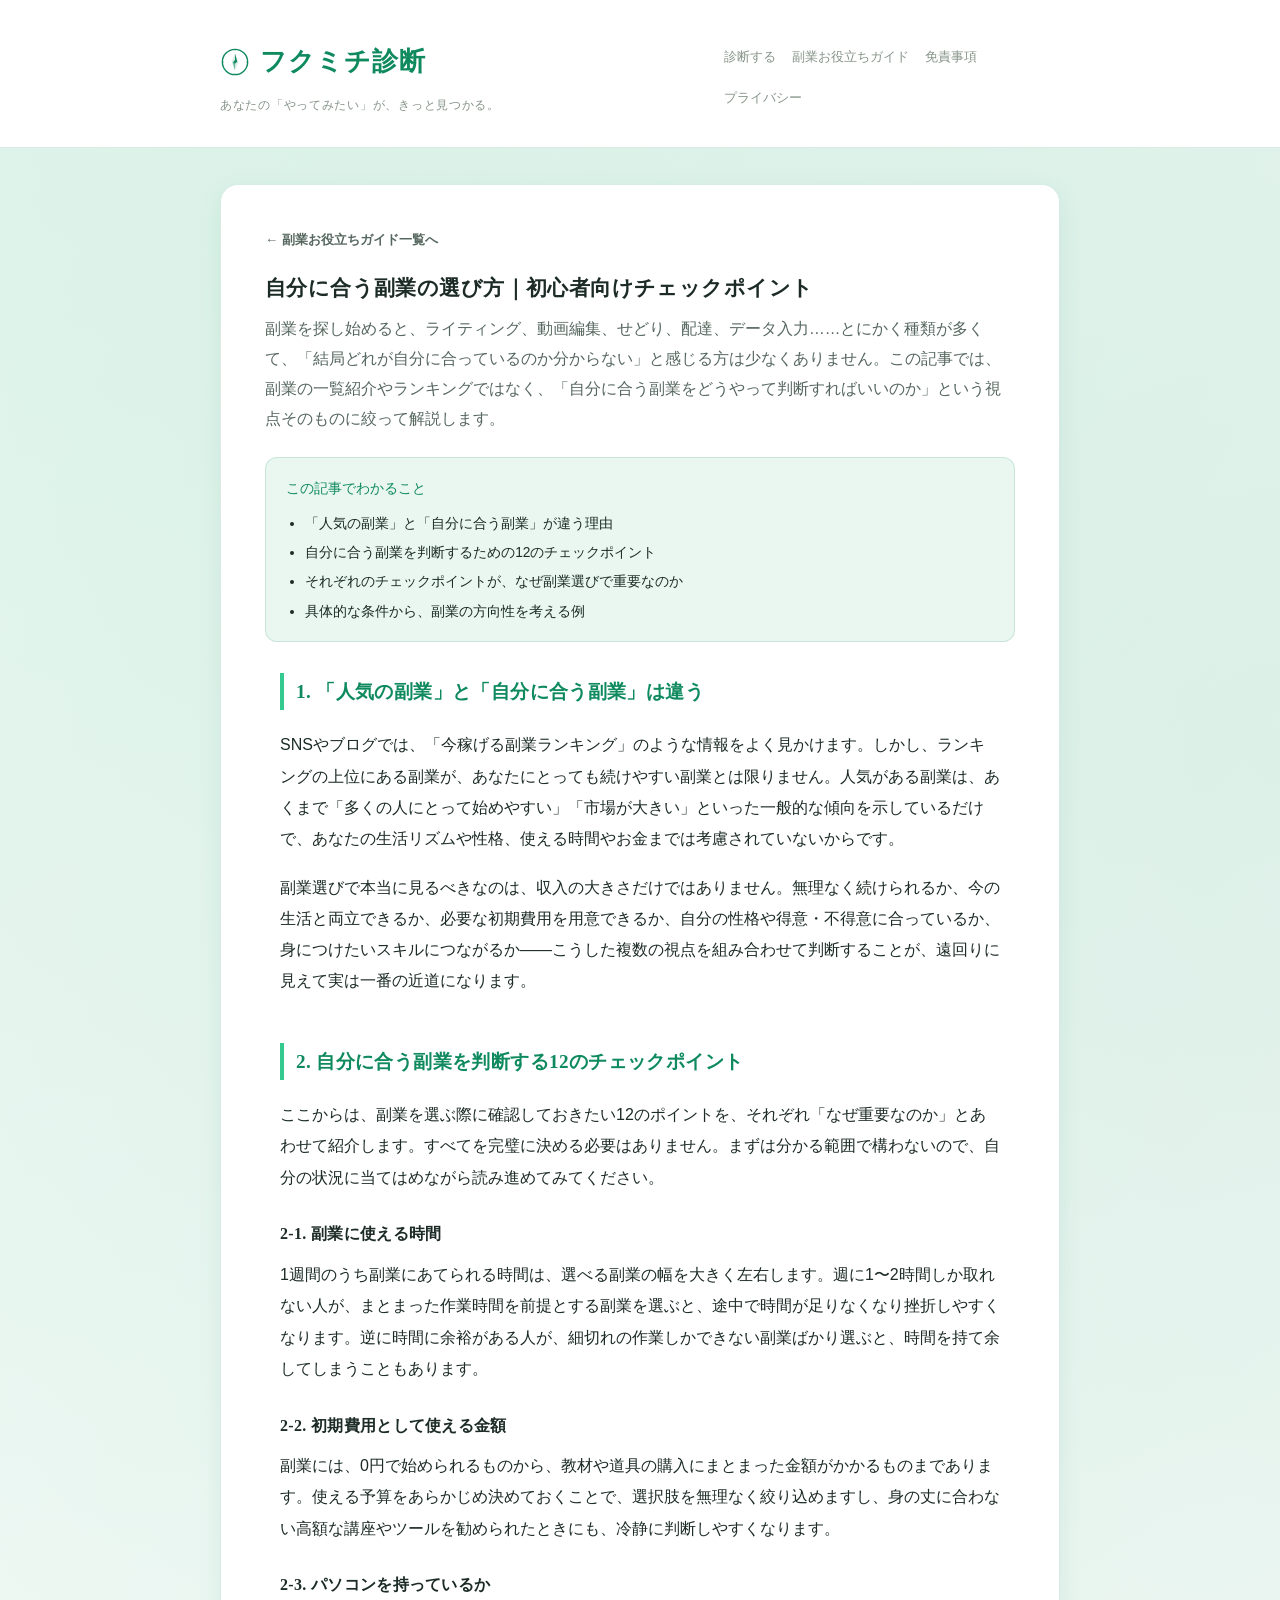
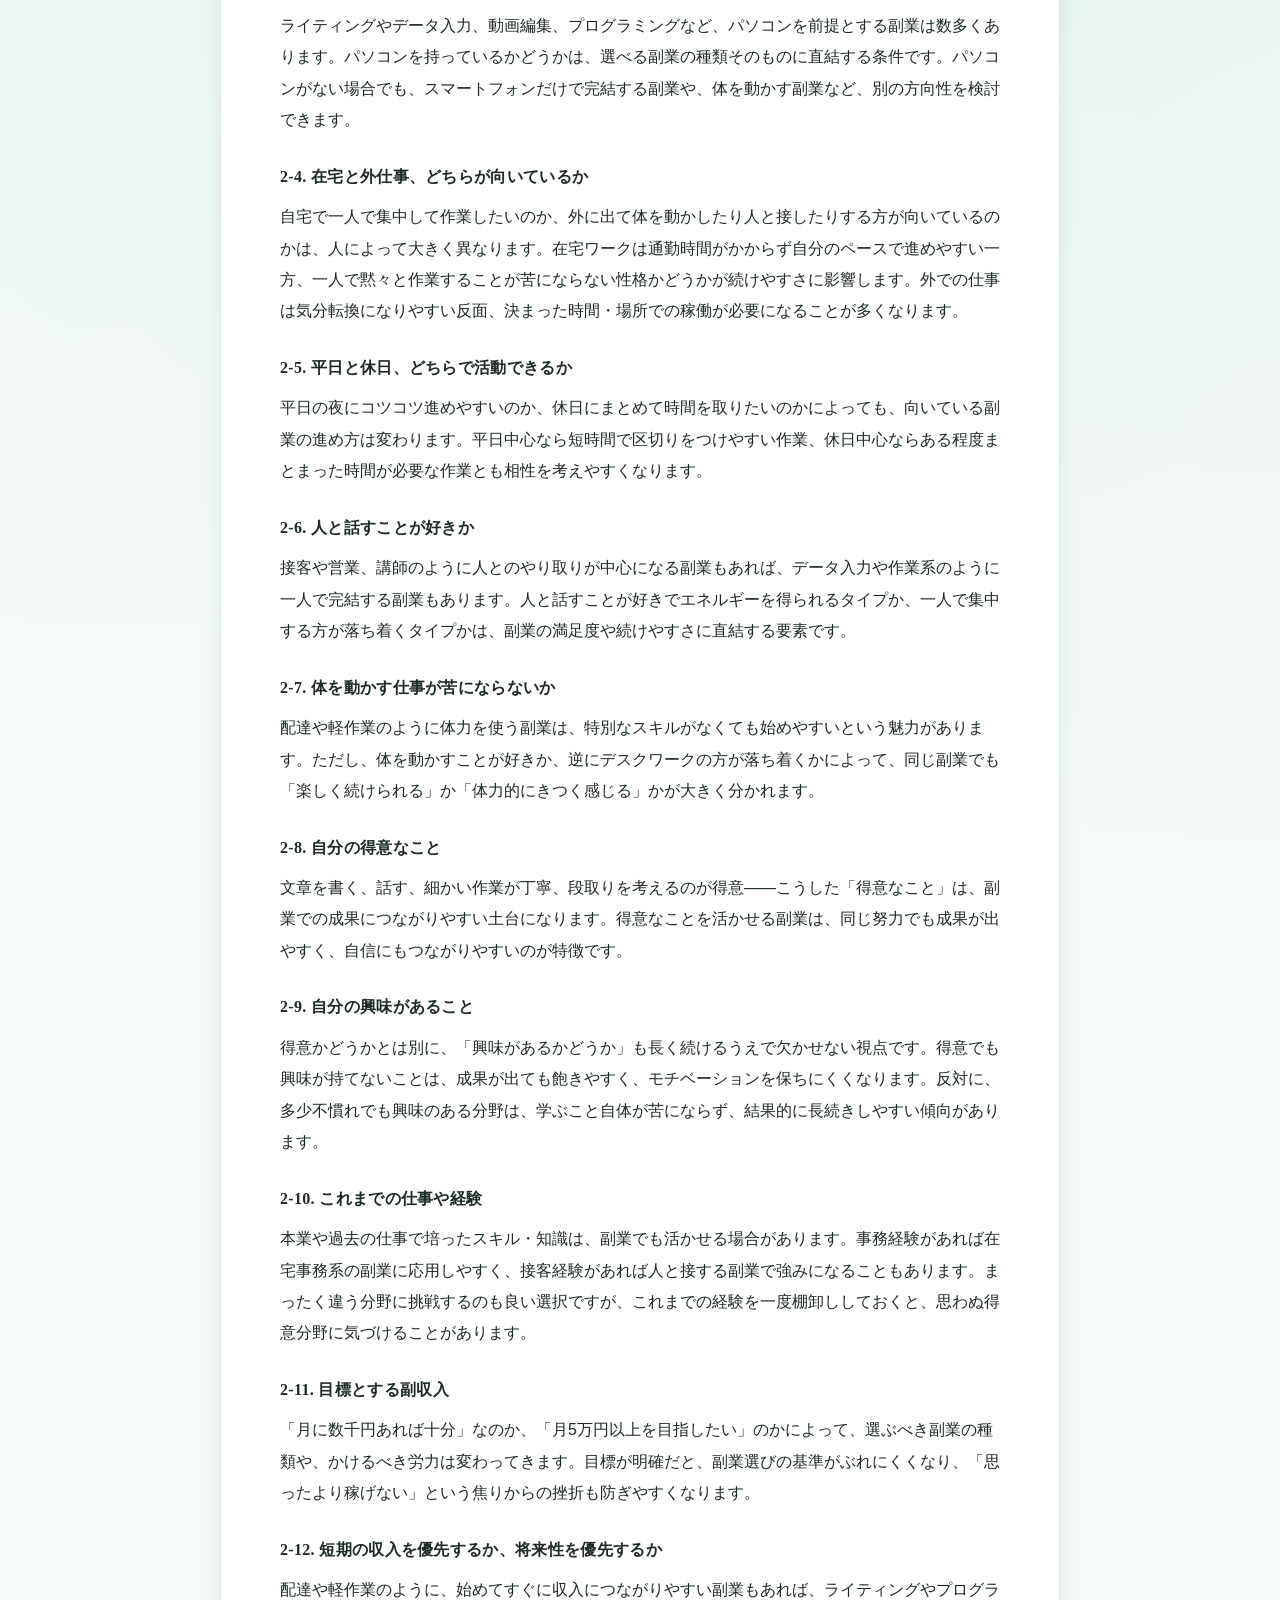
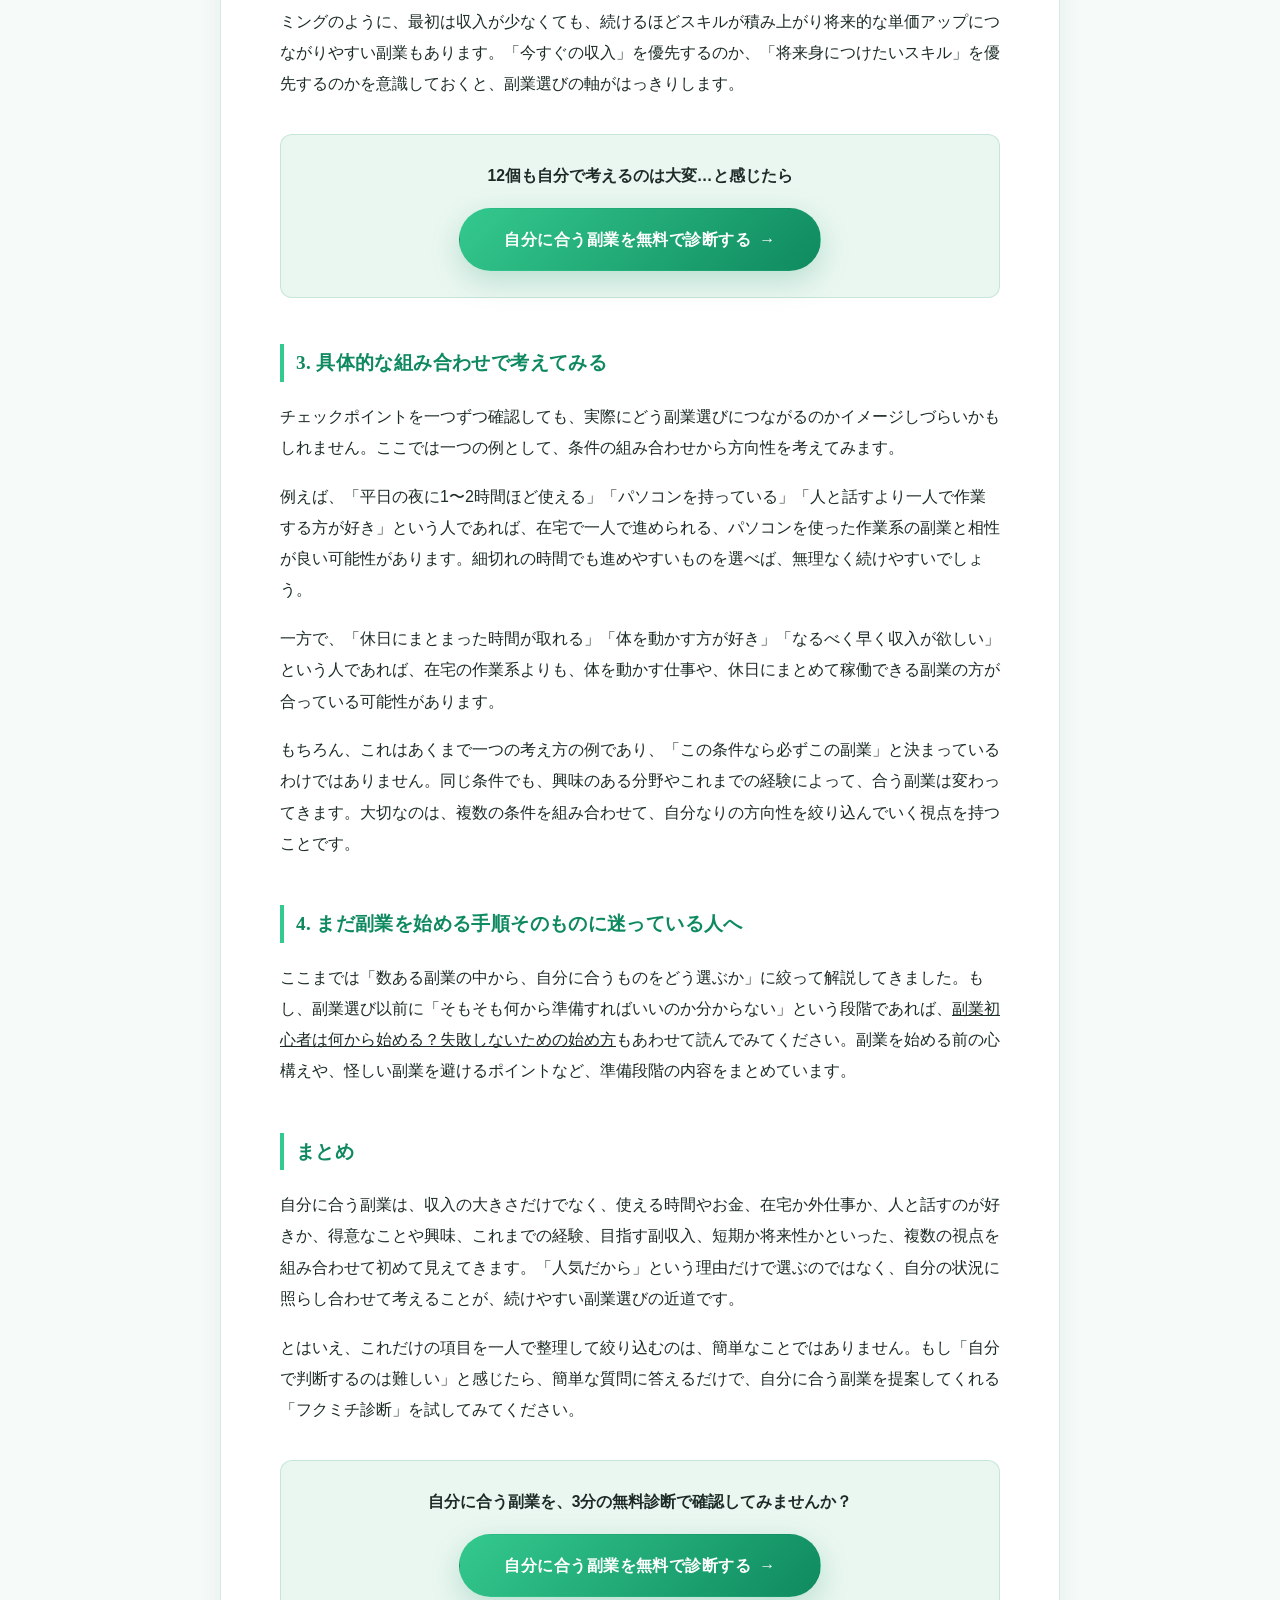
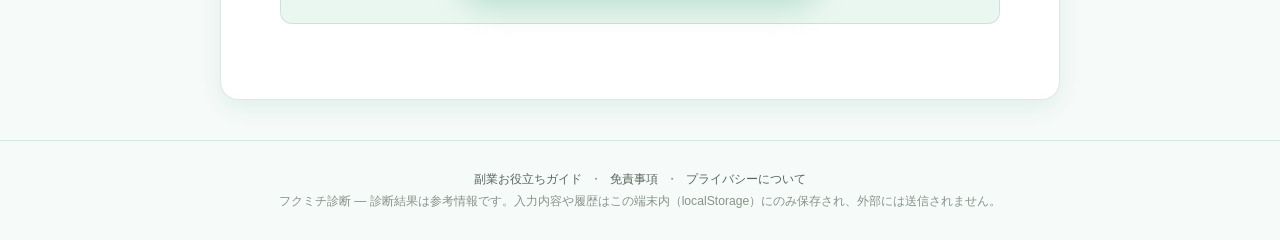
<file: articles/how-to-choose-the-right-side-job.html>
<!DOCTYPE html>
<html lang="ja">
<head>
<meta charset="UTF-8">
<meta name="viewport" content="width=device-width, initial-scale=1.0">
<title>自分に合う副業の選び方｜初心者向けチェックポイント｜フクミチ診断</title>
<meta name="description" content="副業の種類が多すぎて選べない方へ。使える時間や初期費用、性格、経験などから「自分に合う副業」を見極めるための12のチェックポイントを、初心者向けに具体例つきで解説します。">
<meta name="robots" content="index, follow">
<link rel="canonical" href="https://jin-builds.github.io/fukumichi-shindan/articles/how-to-choose-the-right-side-job.html">

<meta property="og:type" content="article">
<meta property="og:site_name" content="フクミチ診断">
<meta property="og:title" content="自分に合う副業の選び方｜初心者向けチェックポイント">
<meta property="og:description" content="副業の種類が多すぎて選べない方へ。使える時間や初期費用、性格、経験などから「自分に合う副業」を見極めるための12のチェックポイントを、初心者向けに具体例つきで解説します。">
<meta property="og:url" content="https://jin-builds.github.io/fukumichi-shindan/articles/how-to-choose-the-right-side-job.html">
<meta property="og:image" content="https://jin-builds.github.io/fukumichi-shindan/fukumichi_header_light.jpg">

<meta name="twitter:card" content="summary_large_image">
<meta name="twitter:title" content="自分に合う副業の選び方｜初心者向けチェックポイント">
<meta name="twitter:description" content="副業の種類が多すぎて選べない方へ。使える時間や初期費用、性格、経験などから「自分に合う副業」を見極めるための12のチェックポイントを、初心者向けに具体例つきで解説します。">
<meta name="twitter:image" content="https://jin-builds.github.io/fukumichi-shindan/fukumichi_header_light.jpg">

<link rel="icon" href="data:image/svg+xml,%3Csvg xmlns='http://www.w3.org/2000/svg' viewBox='0 0 64 64'%3E%3Crect width='64' height='64' rx='14' fill='%23ffffff'/%3E%3Ccircle cx='32' cy='32' r='22' fill='none' stroke='%230f8a5f' stroke-width='4'/%3E%3Cpolygon points='32,16 37,32 32,48 27,32' fill='%2334c98e'/%3E%3Ccircle cx='32' cy='32' r='3' fill='%230f8a5f'/%3E%3C/svg%3E">
<link rel="stylesheet" href="../style.css">

<script async src="https://www.googletagmanager.com/gtag/js?id=G-5N8QMQ60JV"></script>
<script>
  window.dataLayer = window.dataLayer || [];
  function gtag(){dataLayer.push(arguments);}
  gtag('js', new Date());
  gtag('config', 'G-5N8QMQ60JV');
</script>
</head>
<body>

<svg width="0" height="0" style="position:absolute" aria-hidden="true">
  <symbol id="icon-compass" viewBox="0 0 64 64">
    <circle cx="32" cy="32" r="27" fill="none" stroke="currentColor" stroke-width="3"/>
    <circle cx="32" cy="6" r="1.6" fill="currentColor"/>
    <circle cx="32" cy="58" r="1.6" fill="currentColor"/>
    <circle cx="6" cy="32" r="1.6" fill="currentColor"/>
    <circle cx="58" cy="32" r="1.6" fill="currentColor"/>
    <polygon points="32,14 39,32 32,50 25,32" fill="currentColor" opacity="0.18"/>
    <polygon points="32,14 37,32 32,32" fill="currentColor"/>
    <polygon points="32,50 27,32 32,32" fill="currentColor" opacity="0.55"/>
    <circle cx="32" cy="32" r="3" fill="currentColor"/>
  </symbol>
</svg>

<header class="site-header">
  <div class="container header-inner">
    <div class="brand">
      <svg class="icon-compass brand-icon" aria-hidden="true"><use href="#icon-compass"></use></svg>
      <span class="brand-mark">フクミチ診断</span>
      <span class="brand-sub">あなたの「やってみたい」が、きっと見つかる。</span>
    </div>
    <nav class="site-nav" aria-label="ページ内リンク">
      <a href="../index.html#diagnose">診断する</a>
      <a href="../index.html#articles">副業お役立ちガイド</a>
      <a href="../index.html#disclaimer">免責事項</a>
      <a href="../index.html#privacy">プライバシー</a>
    </nav>
  </div>
</header>

<main class="container">

  <article class="card">

    <a href="../index.html#articles" class="article-back">&larr; 副業お役立ちガイド一覧へ</a>

    <h1 class="section-title">自分に合う副業の選び方｜初心者向けチェックポイント</h1>

    <p class="article-lede">
      副業を探し始めると、ライティング、動画編集、せどり、配達、データ入力……とにかく種類が多くて、「結局どれが自分に合っているのか分からない」と感じる方は少なくありません。この記事では、副業の一覧紹介やランキングではなく、「自分に合う副業をどうやって判断すればいいのか」という視点そのものに絞って解説します。
    </p>

    <div class="article-summary">
      <p class="article-summary-title">この記事でわかること</p>
      <ul>
        <li>「人気の副業」と「自分に合う副業」が違う理由</li>
        <li>自分に合う副業を判断するための12のチェックポイント</li>
        <li>それぞれのチェックポイントが、なぜ副業選びで重要なのか</li>
        <li>具体的な条件から、副業の方向性を考える例</li>
      </ul>
    </div>

    <div class="article-body">

      <h2>1. 「人気の副業」と「自分に合う副業」は違う</h2>
      <p>
        SNSやブログでは、「今稼げる副業ランキング」のような情報をよく見かけます。しかし、ランキングの上位にある副業が、あなたにとっても続けやすい副業とは限りません。人気がある副業は、あくまで「多くの人にとって始めやすい」「市場が大きい」といった一般的な傾向を示しているだけで、あなたの生活リズムや性格、使える時間やお金までは考慮されていないからです。
      </p>
      <p>
        副業選びで本当に見るべきなのは、収入の大きさだけではありません。無理なく続けられるか、今の生活と両立できるか、必要な初期費用を用意できるか、自分の性格や得意・不得意に合っているか、身につけたいスキルにつながるか——こうした複数の視点を組み合わせて判断することが、遠回りに見えて実は一番の近道になります。
      </p>

      <h2>2. 自分に合う副業を判断する12のチェックポイント</h2>
      <p>
        ここからは、副業を選ぶ際に確認しておきたい12のポイントを、それぞれ「なぜ重要なのか」とあわせて紹介します。すべてを完璧に決める必要はありません。まずは分かる範囲で構わないので、自分の状況に当てはめながら読み進めてみてください。
      </p>

      <h3>2-1. 副業に使える時間</h3>
      <p>
        1週間のうち副業にあてられる時間は、選べる副業の幅を大きく左右します。週に1〜2時間しか取れない人が、まとまった作業時間を前提とする副業を選ぶと、途中で時間が足りなくなり挫折しやすくなります。逆に時間に余裕がある人が、細切れの作業しかできない副業ばかり選ぶと、時間を持て余してしまうこともあります。
      </p>

      <h3>2-2. 初期費用として使える金額</h3>
      <p>
        副業には、0円で始められるものから、教材や道具の購入にまとまった金額がかかるものまであります。使える予算をあらかじめ決めておくことで、選択肢を無理なく絞り込めますし、身の丈に合わない高額な講座やツールを勧められたときにも、冷静に判断しやすくなります。
      </p>

      <h3>2-3. パソコンを持っているか</h3>
      <p>
        ライティングやデータ入力、動画編集、プログラミングなど、パソコンを前提とする副業は数多くあります。パソコンを持っているかどうかは、選べる副業の種類そのものに直結する条件です。パソコンがない場合でも、スマートフォンだけで完結する副業や、体を動かす副業など、別の方向性を検討できます。
      </p>

      <h3>2-4. 在宅と外仕事、どちらが向いているか</h3>
      <p>
        自宅で一人で集中して作業したいのか、外に出て体を動かしたり人と接したりする方が向いているのかは、人によって大きく異なります。在宅ワークは通勤時間がかからず自分のペースで進めやすい一方、一人で黙々と作業することが苦にならない性格かどうかが続けやすさに影響します。外での仕事は気分転換になりやすい反面、決まった時間・場所での稼働が必要になることが多くなります。
      </p>

      <h3>2-5. 平日と休日、どちらで活動できるか</h3>
      <p>
        平日の夜にコツコツ進めやすいのか、休日にまとめて時間を取りたいのかによっても、向いている副業の進め方は変わります。平日中心なら短時間で区切りをつけやすい作業、休日中心ならある程度まとまった時間が必要な作業とも相性を考えやすくなります。
      </p>

      <h3>2-6. 人と話すことが好きか</h3>
      <p>
        接客や営業、講師のように人とのやり取りが中心になる副業もあれば、データ入力や作業系のように一人で完結する副業もあります。人と話すことが好きでエネルギーを得られるタイプか、一人で集中する方が落ち着くタイプかは、副業の満足度や続けやすさに直結する要素です。
      </p>

      <h3>2-7. 体を動かす仕事が苦にならないか</h3>
      <p>
        配達や軽作業のように体力を使う副業は、特別なスキルがなくても始めやすいという魅力があります。ただし、体を動かすことが好きか、逆にデスクワークの方が落ち着くかによって、同じ副業でも「楽しく続けられる」か「体力的にきつく感じる」かが大きく分かれます。
      </p>

      <h3>2-8. 自分の得意なこと</h3>
      <p>
        文章を書く、話す、細かい作業が丁寧、段取りを考えるのが得意——こうした「得意なこと」は、副業での成果につながりやすい土台になります。得意なことを活かせる副業は、同じ努力でも成果が出やすく、自信にもつながりやすいのが特徴です。
      </p>

      <h3>2-9. 自分の興味があること</h3>
      <p>
        得意かどうかとは別に、「興味があるかどうか」も長く続けるうえで欠かせない視点です。得意でも興味が持てないことは、成果が出ても飽きやすく、モチベーションを保ちにくくなります。反対に、多少不慣れでも興味のある分野は、学ぶこと自体が苦にならず、結果的に長続きしやすい傾向があります。
      </p>

      <h3>2-10. これまでの仕事や経験</h3>
      <p>
        本業や過去の仕事で培ったスキル・知識は、副業でも活かせる場合があります。事務経験があれば在宅事務系の副業に応用しやすく、接客経験があれば人と接する副業で強みになることもあります。まったく違う分野に挑戦するのも良い選択ですが、これまでの経験を一度棚卸ししておくと、思わぬ得意分野に気づけることがあります。
      </p>

      <h3>2-11. 目標とする副収入</h3>
      <p>
        「月に数千円あれば十分」なのか、「月5万円以上を目指したい」のかによって、選ぶべき副業の種類や、かけるべき労力は変わってきます。目標が明確だと、副業選びの基準がぶれにくくなり、「思ったより稼げない」という焦りからの挫折も防ぎやすくなります。
      </p>

      <h3>2-12. 短期の収入を優先するか、将来性を優先するか</h3>
      <p>
        配達や軽作業のように、始めてすぐに収入につながりやすい副業もあれば、ライティングやプログラミングのように、最初は収入が少なくても、続けるほどスキルが積み上がり将来的な単価アップにつながりやすい副業もあります。「今すぐの収入」を優先するのか、「将来身につけたいスキル」を優先するのかを意識しておくと、副業選びの軸がはっきりします。
      </p>

      <div class="article-cta">
        <p>12個も自分で考えるのは大変…と感じたら</p>
        <a href="../index.html#diagnose" class="btn btn-primary btn-large">自分に合う副業を無料で診断する <span aria-hidden="true">→</span></a>
      </div>

      <h2>3. 具体的な組み合わせで考えてみる</h2>
      <p>
        チェックポイントを一つずつ確認しても、実際にどう副業選びにつながるのかイメージしづらいかもしれません。ここでは一つの例として、条件の組み合わせから方向性を考えてみます。
      </p>
      <p>
        例えば、「平日の夜に1〜2時間ほど使える」「パソコンを持っている」「人と話すより一人で作業する方が好き」という人であれば、在宅で一人で進められる、パソコンを使った作業系の副業と相性が良い可能性があります。細切れの時間でも進めやすいものを選べば、無理なく続けやすいでしょう。
      </p>
      <p>
        一方で、「休日にまとまった時間が取れる」「体を動かす方が好き」「なるべく早く収入が欲しい」という人であれば、在宅の作業系よりも、体を動かす仕事や、休日にまとめて稼働できる副業の方が合っている可能性があります。
      </p>
      <p>
        もちろん、これはあくまで一つの考え方の例であり、「この条件なら必ずこの副業」と決まっているわけではありません。同じ条件でも、興味のある分野やこれまでの経験によって、合う副業は変わってきます。大切なのは、複数の条件を組み合わせて、自分なりの方向性を絞り込んでいく視点を持つことです。
      </p>

      <h2>4. まだ副業を始める手順そのものに迷っている人へ</h2>
      <p>
        ここまでは「数ある副業の中から、自分に合うものをどう選ぶか」に絞って解説してきました。もし、副業選び以前に「そもそも何から準備すればいいのか分からない」という段階であれば、<a href="how-to-start-side-job-for-beginners.html">副業初心者は何から始める？失敗しないための始め方</a>もあわせて読んでみてください。副業を始める前の心構えや、怪しい副業を避けるポイントなど、準備段階の内容をまとめています。
      </p>

      <h2>まとめ</h2>
      <p>
        自分に合う副業は、収入の大きさだけでなく、使える時間やお金、在宅か外仕事か、人と話すのが好きか、得意なことや興味、これまでの経験、目指す副収入、短期か将来性かといった、複数の視点を組み合わせて初めて見えてきます。「人気だから」という理由だけで選ぶのではなく、自分の状況に照らし合わせて考えることが、続けやすい副業選びの近道です。
      </p>
      <p>
        とはいえ、これだけの項目を一人で整理して絞り込むのは、簡単なことではありません。もし「自分で判断するのは難しい」と感じたら、簡単な質問に答えるだけで、自分に合う副業を提案してくれる「フクミチ診断」を試してみてください。
      </p>

      <div class="article-cta">
        <p>自分に合う副業を、3分の無料診断で確認してみませんか？</p>
        <a href="../index.html#diagnose" class="btn btn-primary btn-large">自分に合う副業を無料で診断する <span aria-hidden="true">→</span></a>
      </div>

    </div>

  </article>

</main>

<footer class="site-footer">
  <div class="container">
    <p class="footer-links"><a href="../index.html#articles">副業お役立ちガイド</a><span aria-hidden="true">・</span><a href="../index.html#disclaimer">免責事項</a><span aria-hidden="true">・</span><a href="../index.html#privacy">プライバシーについて</a></p>
    <p>フクミチ診断 &mdash; 診断結果は参考情報です。入力内容や履歴はこの端末内（localStorage）にのみ保存され、外部には送信されません。</p>
  </div>
</footer>

<button type="button" id="back-to-top" class="back-to-top" aria-label="ページ上部へ戻る" tabindex="-1">
  <span aria-hidden="true">↑</span> TOP
</button>

<script>
(function () {
  "use strict";
  var btn = document.getElementById("back-to-top");
  if (!btn) return;
  function update() {
    var show = window.scrollY > 400;
    btn.classList.toggle("visible", show);
    btn.setAttribute("tabindex", show ? "0" : "-1");
  }
  window.addEventListener("scroll", update, { passive: true });
  btn.addEventListener("click", function () {
    window.scrollTo({ top: 0, behavior: "smooth" });
  });
  update();
})();
</script>
</body>
</html>
</file>
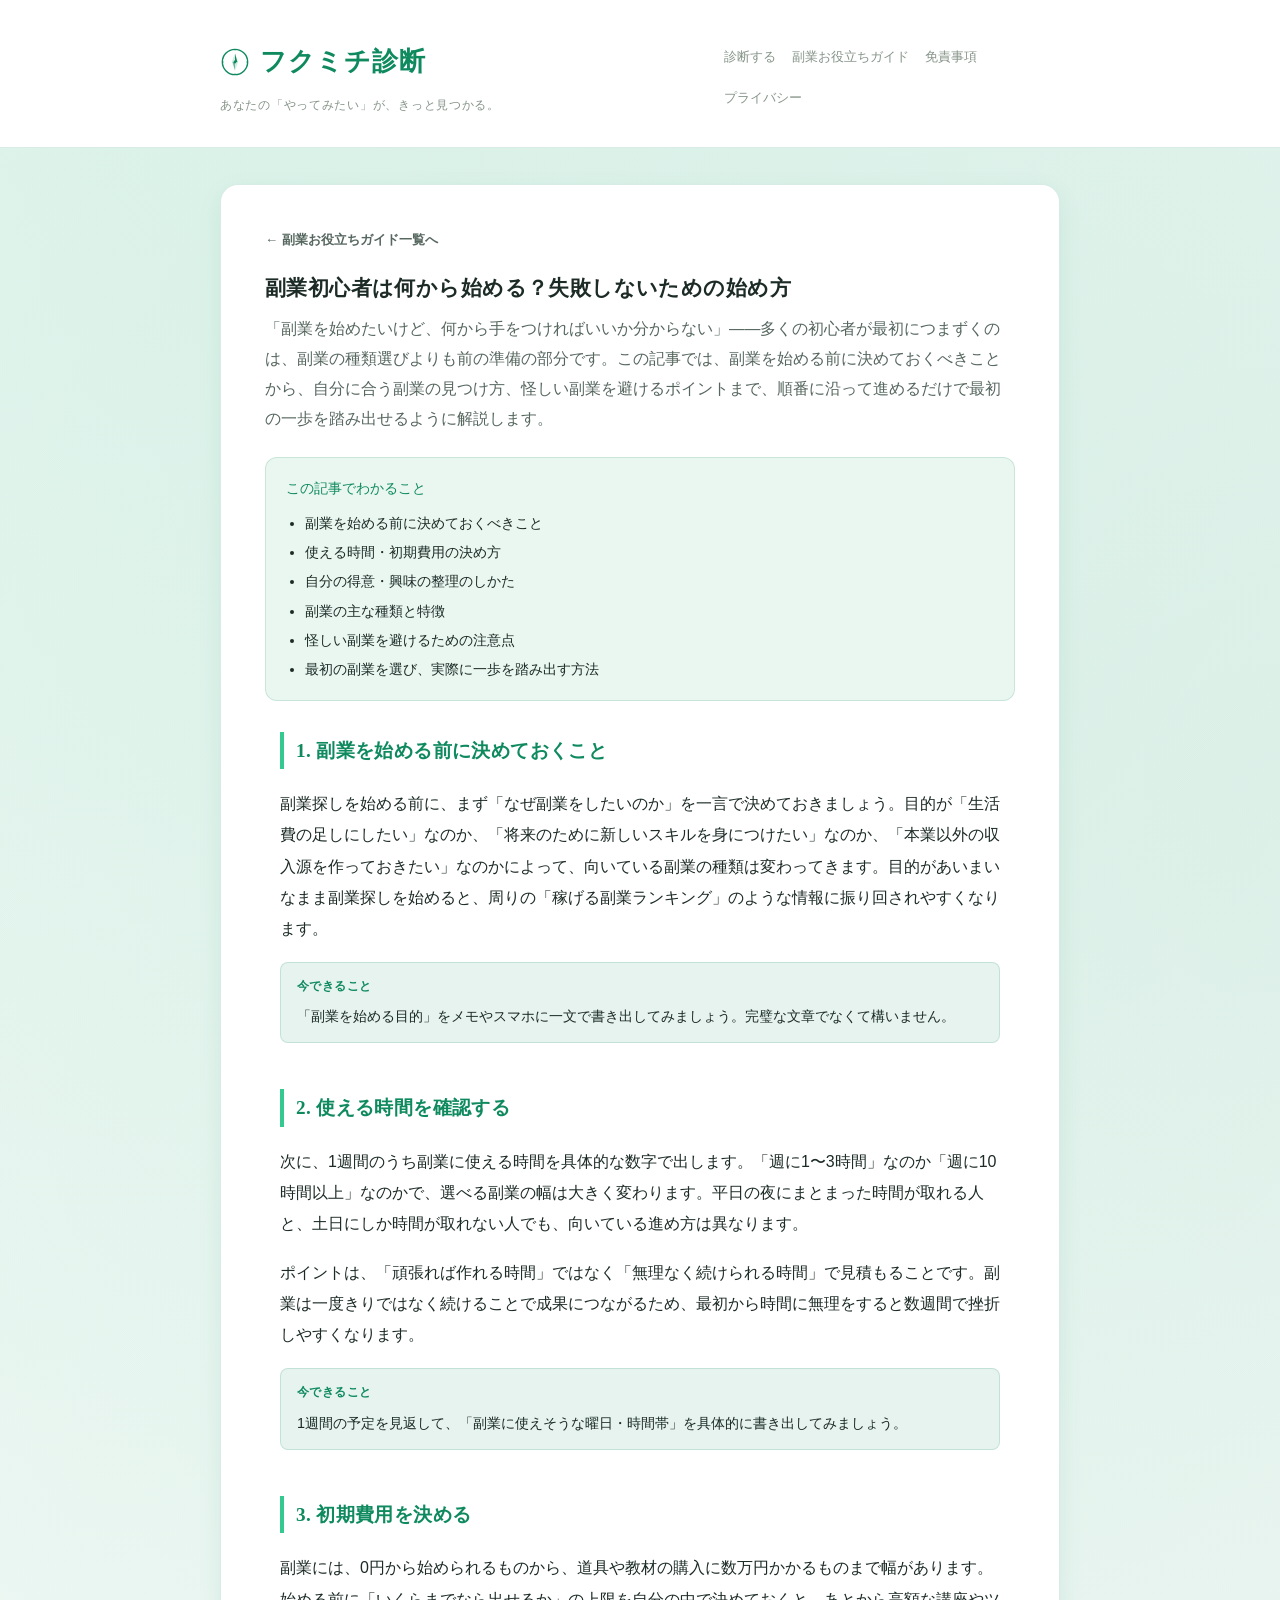
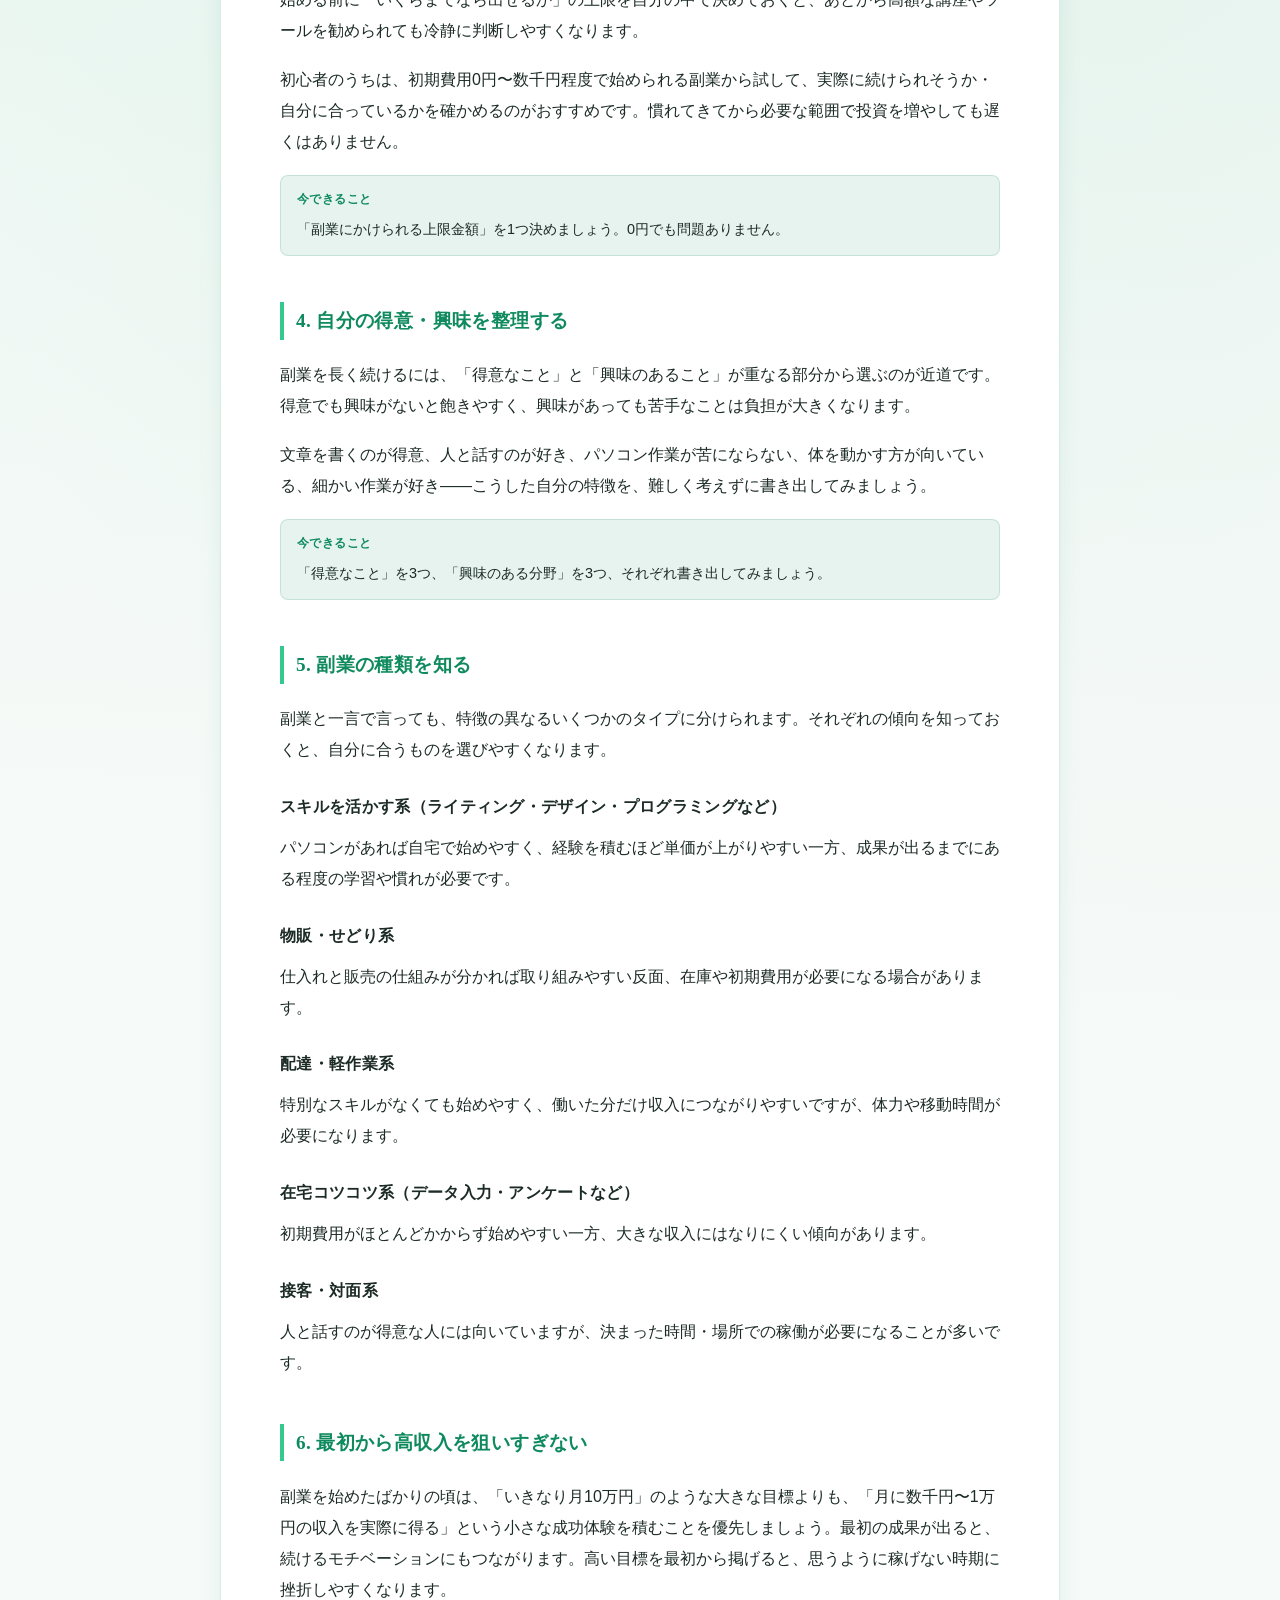
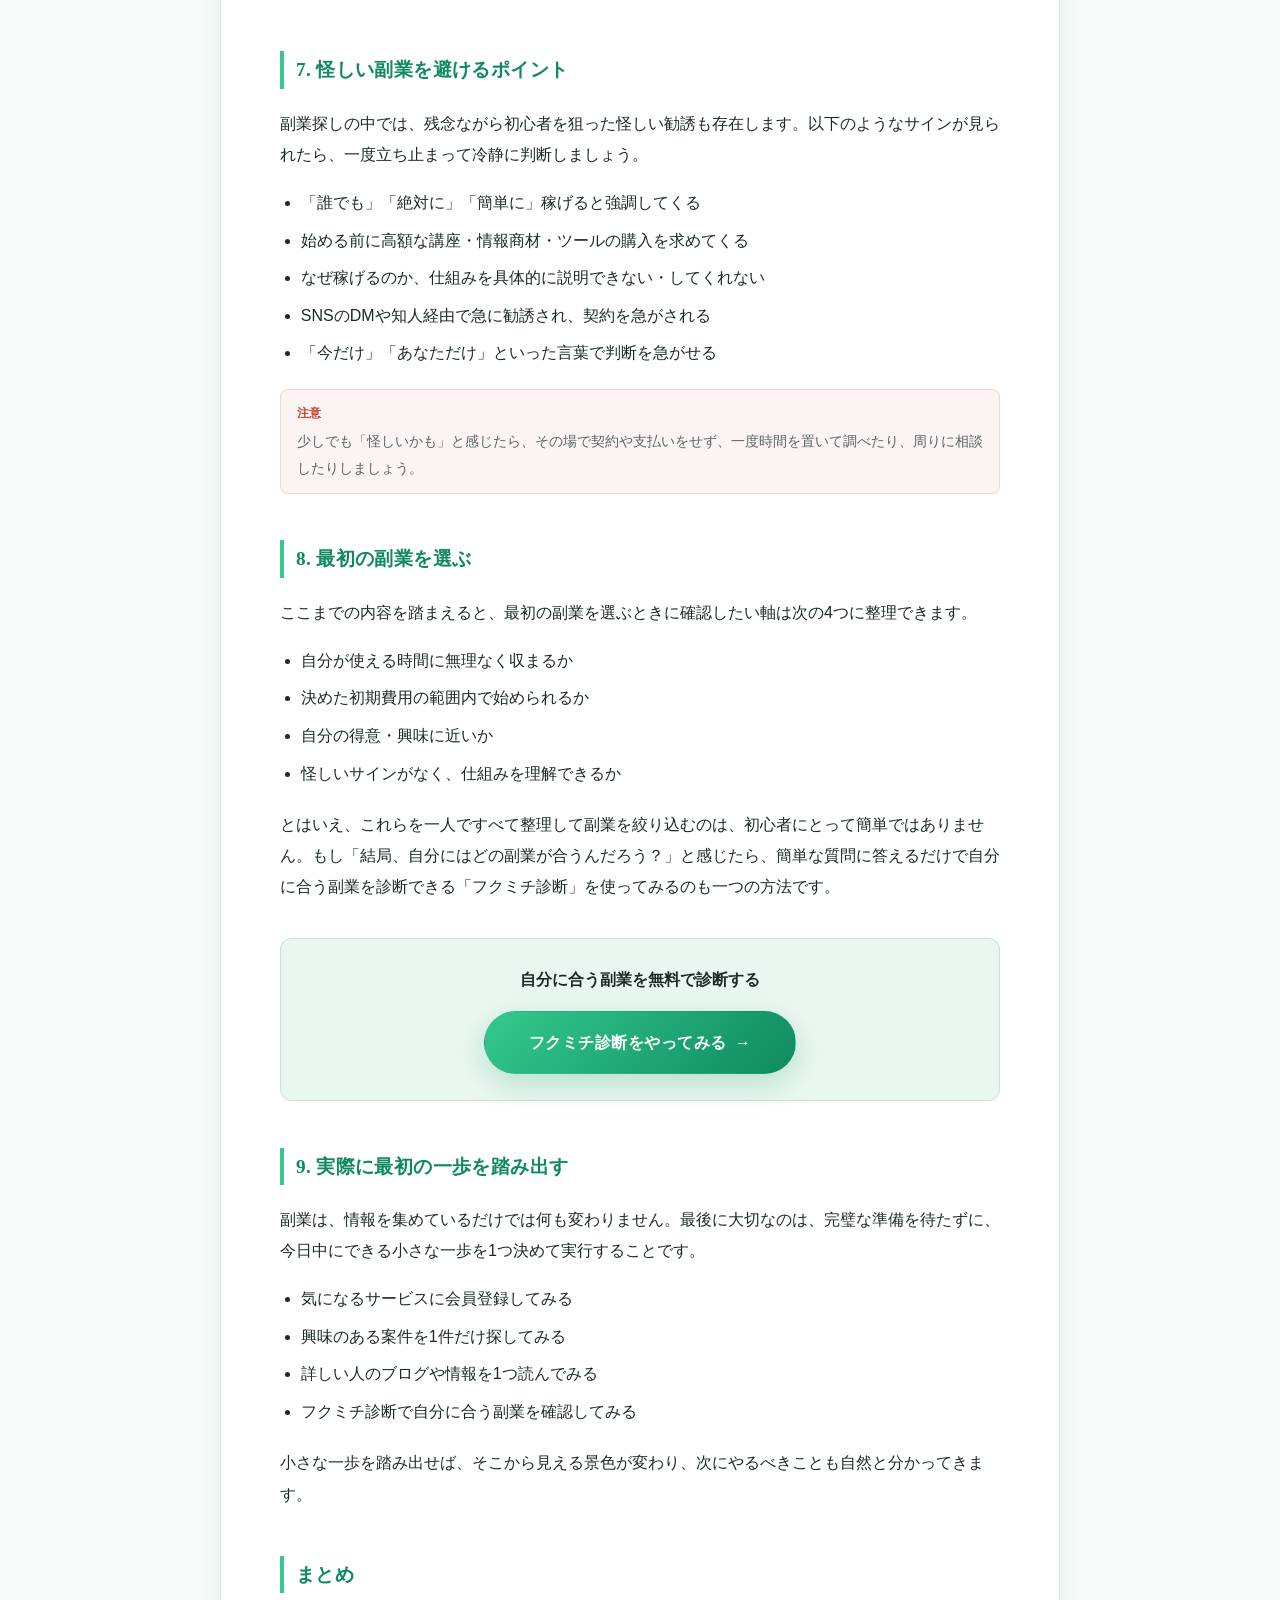
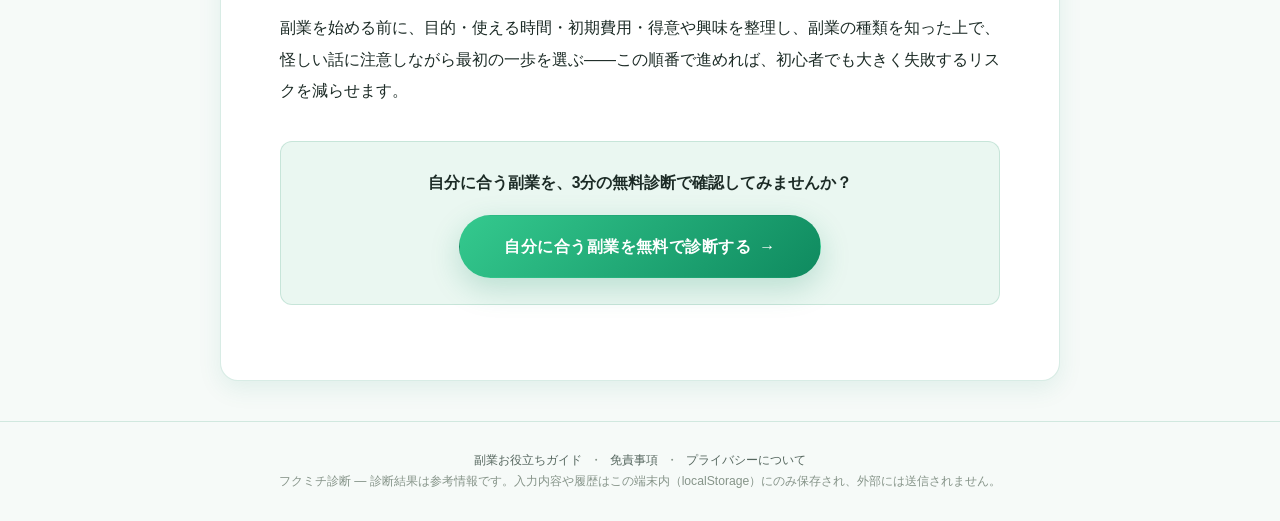
<file: articles/how-to-start-side-job-for-beginners.html>
<!DOCTYPE html>
<html lang="ja">
<head>
<meta charset="UTF-8">
<meta name="viewport" content="width=device-width, initial-scale=1.0">
<title>副業初心者は何から始める？失敗しないための始め方｜フクミチ診断</title>
<meta name="description" content="副業を始めたいけど何から手をつければいいか分からない方へ。使える時間や初期費用の決め方、自分に合う副業の見つけ方、怪しい副業の避け方まで、最初の一歩を具体的に解説します。">
<meta name="robots" content="index, follow">
<link rel="canonical" href="https://jin-builds.github.io/fukumichi-shindan/articles/how-to-start-side-job-for-beginners.html">

<meta property="og:type" content="article">
<meta property="og:site_name" content="フクミチ診断">
<meta property="og:title" content="副業初心者は何から始める？失敗しないための始め方">
<meta property="og:description" content="副業を始めたいけど何から手をつければいいか分からない方へ。使える時間や初期費用の決め方、自分に合う副業の見つけ方、怪しい副業の避け方まで、最初の一歩を具体的に解説します。">
<meta property="og:url" content="https://jin-builds.github.io/fukumichi-shindan/articles/how-to-start-side-job-for-beginners.html">
<meta property="og:image" content="https://jin-builds.github.io/fukumichi-shindan/fukumichi_header_light.jpg">

<meta name="twitter:card" content="summary_large_image">
<meta name="twitter:title" content="副業初心者は何から始める？失敗しないための始め方">
<meta name="twitter:description" content="副業を始めたいけど何から手をつければいいか分からない方へ。使える時間や初期費用の決め方、自分に合う副業の見つけ方、怪しい副業の避け方まで、最初の一歩を具体的に解説します。">
<meta name="twitter:image" content="https://jin-builds.github.io/fukumichi-shindan/fukumichi_header_light.jpg">

<link rel="icon" href="data:image/svg+xml,%3Csvg xmlns='http://www.w3.org/2000/svg' viewBox='0 0 64 64'%3E%3Crect width='64' height='64' rx='14' fill='%23ffffff'/%3E%3Ccircle cx='32' cy='32' r='22' fill='none' stroke='%230f8a5f' stroke-width='4'/%3E%3Cpolygon points='32,16 37,32 32,48 27,32' fill='%2334c98e'/%3E%3Ccircle cx='32' cy='32' r='3' fill='%230f8a5f'/%3E%3C/svg%3E">
<link rel="stylesheet" href="../style.css">

<script async src="https://www.googletagmanager.com/gtag/js?id=G-5N8QMQ60JV"></script>
<script>
  window.dataLayer = window.dataLayer || [];
  function gtag(){dataLayer.push(arguments);}
  gtag('js', new Date());
  gtag('config', 'G-5N8QMQ60JV');
</script>
</head>
<body>

<svg width="0" height="0" style="position:absolute" aria-hidden="true">
  <symbol id="icon-compass" viewBox="0 0 64 64">
    <circle cx="32" cy="32" r="27" fill="none" stroke="currentColor" stroke-width="3"/>
    <circle cx="32" cy="6" r="1.6" fill="currentColor"/>
    <circle cx="32" cy="58" r="1.6" fill="currentColor"/>
    <circle cx="6" cy="32" r="1.6" fill="currentColor"/>
    <circle cx="58" cy="32" r="1.6" fill="currentColor"/>
    <polygon points="32,14 39,32 32,50 25,32" fill="currentColor" opacity="0.18"/>
    <polygon points="32,14 37,32 32,32" fill="currentColor"/>
    <polygon points="32,50 27,32 32,32" fill="currentColor" opacity="0.55"/>
    <circle cx="32" cy="32" r="3" fill="currentColor"/>
  </symbol>
</svg>

<header class="site-header">
  <div class="container header-inner">
    <div class="brand">
      <svg class="icon-compass brand-icon" aria-hidden="true"><use href="#icon-compass"></use></svg>
      <span class="brand-mark">フクミチ診断</span>
      <span class="brand-sub">あなたの「やってみたい」が、きっと見つかる。</span>
    </div>
    <nav class="site-nav" aria-label="ページ内リンク">
      <a href="../index.html#diagnose">診断する</a>
      <a href="../index.html#articles">副業お役立ちガイド</a>
      <a href="../index.html#disclaimer">免責事項</a>
      <a href="../index.html#privacy">プライバシー</a>
    </nav>
  </div>
</header>

<main class="container">

  <article class="card">

    <a href="../index.html#articles" class="article-back">&larr; 副業お役立ちガイド一覧へ</a>

    <h1 class="section-title">副業初心者は何から始める？失敗しないための始め方</h1>

    <p class="article-lede">
      「副業を始めたいけど、何から手をつければいいか分からない」——多くの初心者が最初につまずくのは、副業の種類選びよりも前の準備の部分です。この記事では、副業を始める前に決めておくべきことから、自分に合う副業の見つけ方、怪しい副業を避けるポイントまで、順番に沿って進めるだけで最初の一歩を踏み出せるように解説します。
    </p>

    <div class="article-summary">
      <p class="article-summary-title">この記事でわかること</p>
      <ul>
        <li>副業を始める前に決めておくべきこと</li>
        <li>使える時間・初期費用の決め方</li>
        <li>自分の得意・興味の整理のしかた</li>
        <li>副業の主な種類と特徴</li>
        <li>怪しい副業を避けるための注意点</li>
        <li>最初の副業を選び、実際に一歩を踏み出す方法</li>
      </ul>
    </div>

    <div class="article-body">

      <h2>1. 副業を始める前に決めておくこと</h2>
      <p>
        副業探しを始める前に、まず「なぜ副業をしたいのか」を一言で決めておきましょう。目的が「生活費の足しにしたい」なのか、「将来のために新しいスキルを身につけたい」なのか、「本業以外の収入源を作っておきたい」なのかによって、向いている副業の種類は変わってきます。目的があいまいなまま副業探しを始めると、周りの「稼げる副業ランキング」のような情報に振り回されやすくなります。
      </p>
      <div class="article-action">
        <strong>今できること</strong>
        「副業を始める目的」をメモやスマホに一文で書き出してみましょう。完璧な文章でなくて構いません。
      </div>

      <h2>2. 使える時間を確認する</h2>
      <p>
        次に、1週間のうち副業に使える時間を具体的な数字で出します。「週に1〜3時間」なのか「週に10時間以上」なのかで、選べる副業の幅は大きく変わります。平日の夜にまとまった時間が取れる人と、土日にしか時間が取れない人でも、向いている進め方は異なります。
      </p>
      <p>
        ポイントは、「頑張れば作れる時間」ではなく「無理なく続けられる時間」で見積もることです。副業は一度きりではなく続けることで成果につながるため、最初から時間に無理をすると数週間で挫折しやすくなります。
      </p>
      <div class="article-action">
        <strong>今できること</strong>
        1週間の予定を見返して、「副業に使えそうな曜日・時間帯」を具体的に書き出してみましょう。
      </div>

      <h2>3. 初期費用を決める</h2>
      <p>
        副業には、0円から始められるものから、道具や教材の購入に数万円かかるものまで幅があります。始める前に「いくらまでなら出せるか」の上限を自分の中で決めておくと、あとから高額な講座やツールを勧められても冷静に判断しやすくなります。
      </p>
      <p>
        初心者のうちは、初期費用0円〜数千円程度で始められる副業から試して、実際に続けられそうか・自分に合っているかを確かめるのがおすすめです。慣れてきてから必要な範囲で投資を増やしても遅くはありません。
      </p>
      <div class="article-action">
        <strong>今できること</strong>
        「副業にかけられる上限金額」を1つ決めましょう。0円でも問題ありません。
      </div>

      <h2>4. 自分の得意・興味を整理する</h2>
      <p>
        副業を長く続けるには、「得意なこと」と「興味のあること」が重なる部分から選ぶのが近道です。得意でも興味がないと飽きやすく、興味があっても苦手なことは負担が大きくなります。
      </p>
      <p>
        文章を書くのが得意、人と話すのが好き、パソコン作業が苦にならない、体を動かす方が向いている、細かい作業が好き——こうした自分の特徴を、難しく考えずに書き出してみましょう。
      </p>
      <div class="article-action">
        <strong>今できること</strong>
        「得意なこと」を3つ、「興味のある分野」を3つ、それぞれ書き出してみましょう。
      </div>

      <h2>5. 副業の種類を知る</h2>
      <p>
        副業と一言で言っても、特徴の異なるいくつかのタイプに分けられます。それぞれの傾向を知っておくと、自分に合うものを選びやすくなります。
      </p>

      <h3>スキルを活かす系（ライティング・デザイン・プログラミングなど）</h3>
      <p>パソコンがあれば自宅で始めやすく、経験を積むほど単価が上がりやすい一方、成果が出るまでにある程度の学習や慣れが必要です。</p>

      <h3>物販・せどり系</h3>
      <p>仕入れと販売の仕組みが分かれば取り組みやすい反面、在庫や初期費用が必要になる場合があります。</p>

      <h3>配達・軽作業系</h3>
      <p>特別なスキルがなくても始めやすく、働いた分だけ収入につながりやすいですが、体力や移動時間が必要になります。</p>

      <h3>在宅コツコツ系（データ入力・アンケートなど）</h3>
      <p>初期費用がほとんどかからず始めやすい一方、大きな収入にはなりにくい傾向があります。</p>

      <h3>接客・対面系</h3>
      <p>人と話すのが得意な人には向いていますが、決まった時間・場所での稼働が必要になることが多いです。</p>

      <h2>6. 最初から高収入を狙いすぎない</h2>
      <p>
        副業を始めたばかりの頃は、「いきなり月10万円」のような大きな目標よりも、「月に数千円〜1万円の収入を実際に得る」という小さな成功体験を積むことを優先しましょう。最初の成果が出ると、続けるモチベーションにもつながります。高い目標を最初から掲げると、思うように稼げない時期に挫折しやすくなります。
      </p>

      <h2>7. 怪しい副業を避けるポイント</h2>
      <p>
        副業探しの中では、残念ながら初心者を狙った怪しい勧誘も存在します。以下のようなサインが見られたら、一度立ち止まって冷静に判断しましょう。
      </p>
      <ul>
        <li>「誰でも」「絶対に」「簡単に」稼げると強調してくる</li>
        <li>始める前に高額な講座・情報商材・ツールの購入を求めてくる</li>
        <li>なぜ稼げるのか、仕組みを具体的に説明できない・してくれない</li>
        <li>SNSのDMや知人経由で急に勧誘され、契約を急がされる</li>
        <li>「今だけ」「あなただけ」といった言葉で判断を急がせる</li>
      </ul>
      <div class="article-warning">
        <strong>注意</strong>
        少しでも「怪しいかも」と感じたら、その場で契約や支払いをせず、一度時間を置いて調べたり、周りに相談したりしましょう。
      </div>

      <h2>8. 最初の副業を選ぶ</h2>
      <p>
        ここまでの内容を踏まえると、最初の副業を選ぶときに確認したい軸は次の4つに整理できます。
      </p>
      <ul>
        <li>自分が使える時間に無理なく収まるか</li>
        <li>決めた初期費用の範囲内で始められるか</li>
        <li>自分の得意・興味に近いか</li>
        <li>怪しいサインがなく、仕組みを理解できるか</li>
      </ul>
      <p>
        とはいえ、これらを一人ですべて整理して副業を絞り込むのは、初心者にとって簡単ではありません。もし「結局、自分にはどの副業が合うんだろう？」と感じたら、簡単な質問に答えるだけで自分に合う副業を診断できる「フクミチ診断」を使ってみるのも一つの方法です。
      </p>

      <div class="article-cta">
        <p>自分に合う副業を無料で診断する</p>
        <a href="../index.html#diagnose" class="btn btn-primary btn-large">フクミチ診断をやってみる <span aria-hidden="true">→</span></a>
      </div>

      <h2>9. 実際に最初の一歩を踏み出す</h2>
      <p>
        副業は、情報を集めているだけでは何も変わりません。最後に大切なのは、完璧な準備を待たずに、今日中にできる小さな一歩を1つ決めて実行することです。
      </p>
      <ul>
        <li>気になるサービスに会員登録してみる</li>
        <li>興味のある案件を1件だけ探してみる</li>
        <li>詳しい人のブログや情報を1つ読んでみる</li>
        <li>フクミチ診断で自分に合う副業を確認してみる</li>
      </ul>
      <p>
        小さな一歩を踏み出せば、そこから見える景色が変わり、次にやるべきことも自然と分かってきます。
      </p>

      <h2>まとめ</h2>
      <p>
        副業を始める前に、目的・使える時間・初期費用・得意や興味を整理し、副業の種類を知った上で、怪しい話に注意しながら最初の一歩を選ぶ——この順番で進めれば、初心者でも大きく失敗するリスクを減らせます。
      </p>

      <div class="article-cta">
        <p>自分に合う副業を、3分の無料診断で確認してみませんか？</p>
        <a href="../index.html#diagnose" class="btn btn-primary btn-large">自分に合う副業を無料で診断する <span aria-hidden="true">→</span></a>
      </div>

    </div>

  </article>

</main>

<footer class="site-footer">
  <div class="container">
    <p class="footer-links"><a href="../index.html#articles">副業お役立ちガイド</a><span aria-hidden="true">・</span><a href="../index.html#disclaimer">免責事項</a><span aria-hidden="true">・</span><a href="../index.html#privacy">プライバシーについて</a></p>
    <p>フクミチ診断 &mdash; 診断結果は参考情報です。入力内容や履歴はこの端末内（localStorage）にのみ保存され、外部には送信されません。</p>
  </div>
</footer>

<button type="button" id="back-to-top" class="back-to-top" aria-label="ページ上部へ戻る" tabindex="-1">
  <span aria-hidden="true">↑</span> TOP
</button>

<script>
(function () {
  "use strict";
  var btn = document.getElementById("back-to-top");
  if (!btn) return;
  function update() {
    var show = window.scrollY > 400;
    btn.classList.toggle("visible", show);
    btn.setAttribute("tabindex", show ? "0" : "-1");
  }
  window.addEventListener("scroll", update, { passive: true });
  btn.addEventListener("click", function () {
    window.scrollTo({ top: 0, behavior: "smooth" });
  });
  update();
})();
</script>
</body>
</html>
</file>
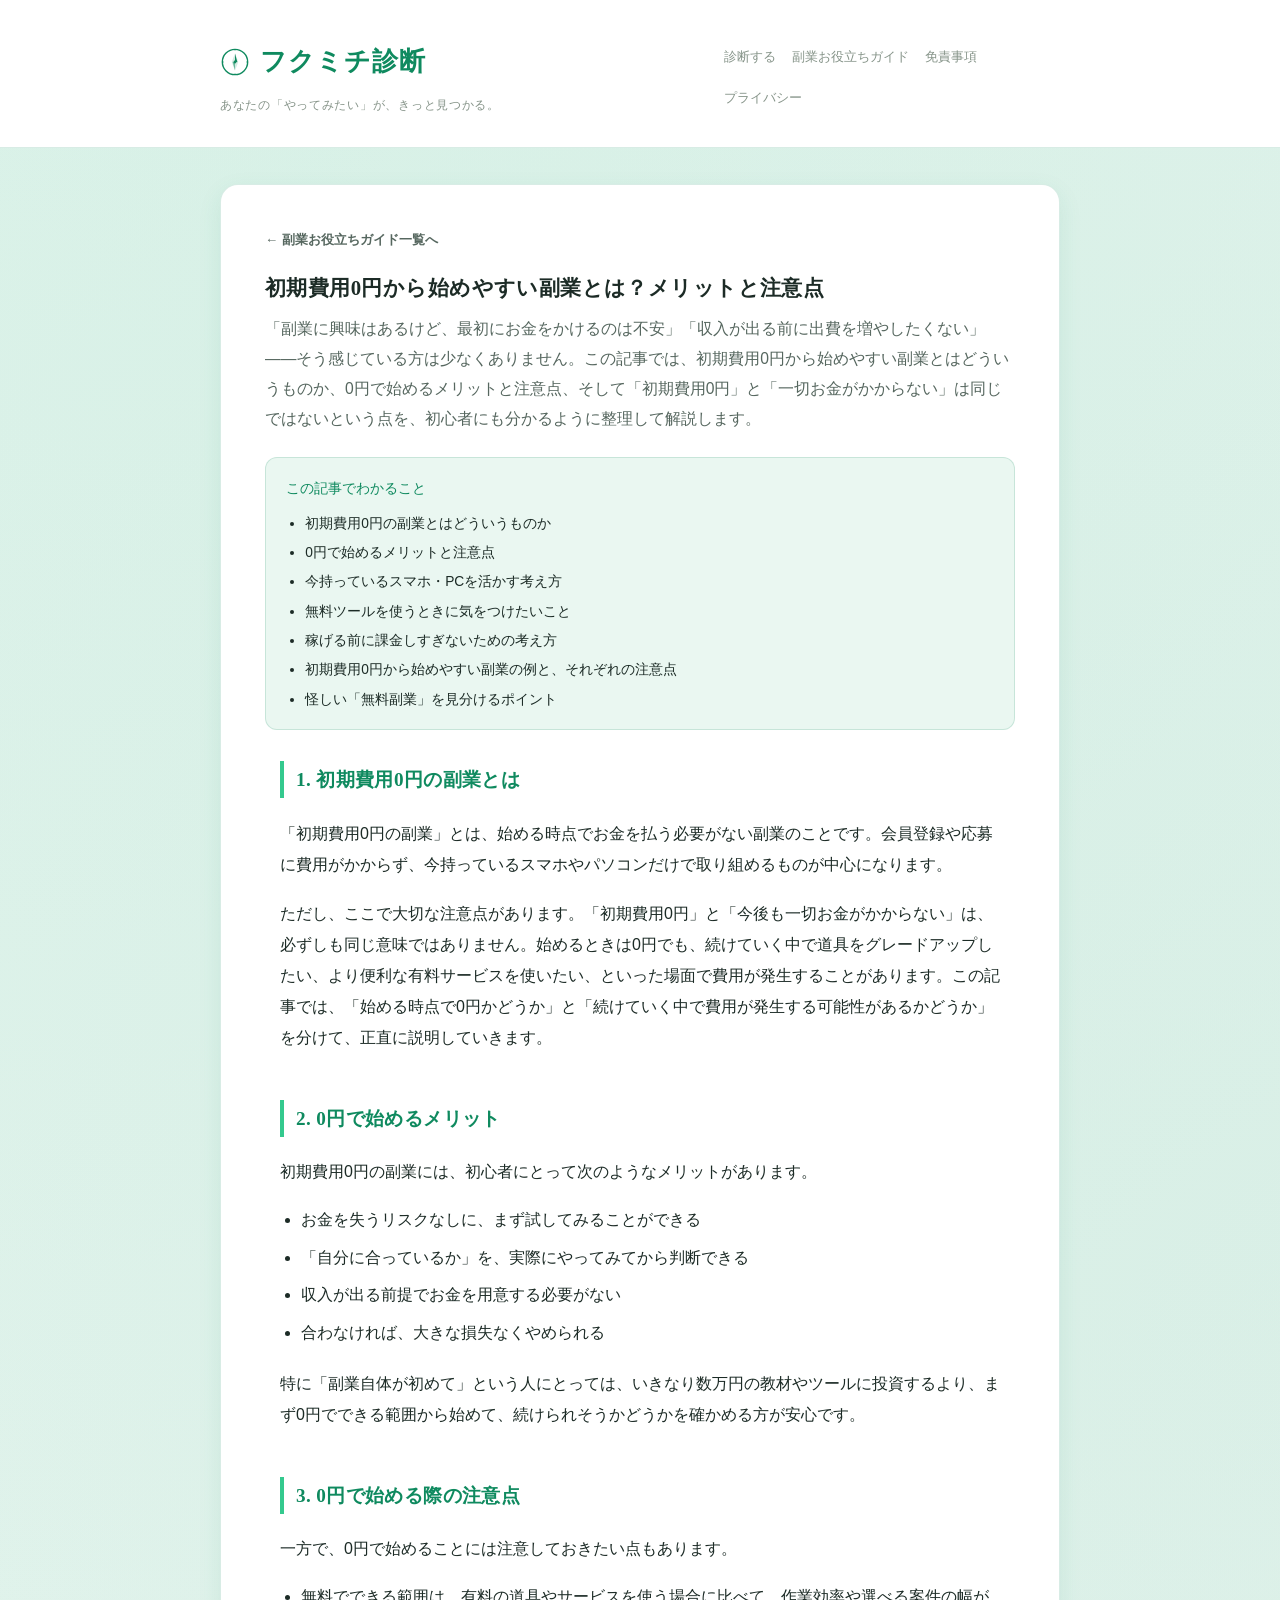
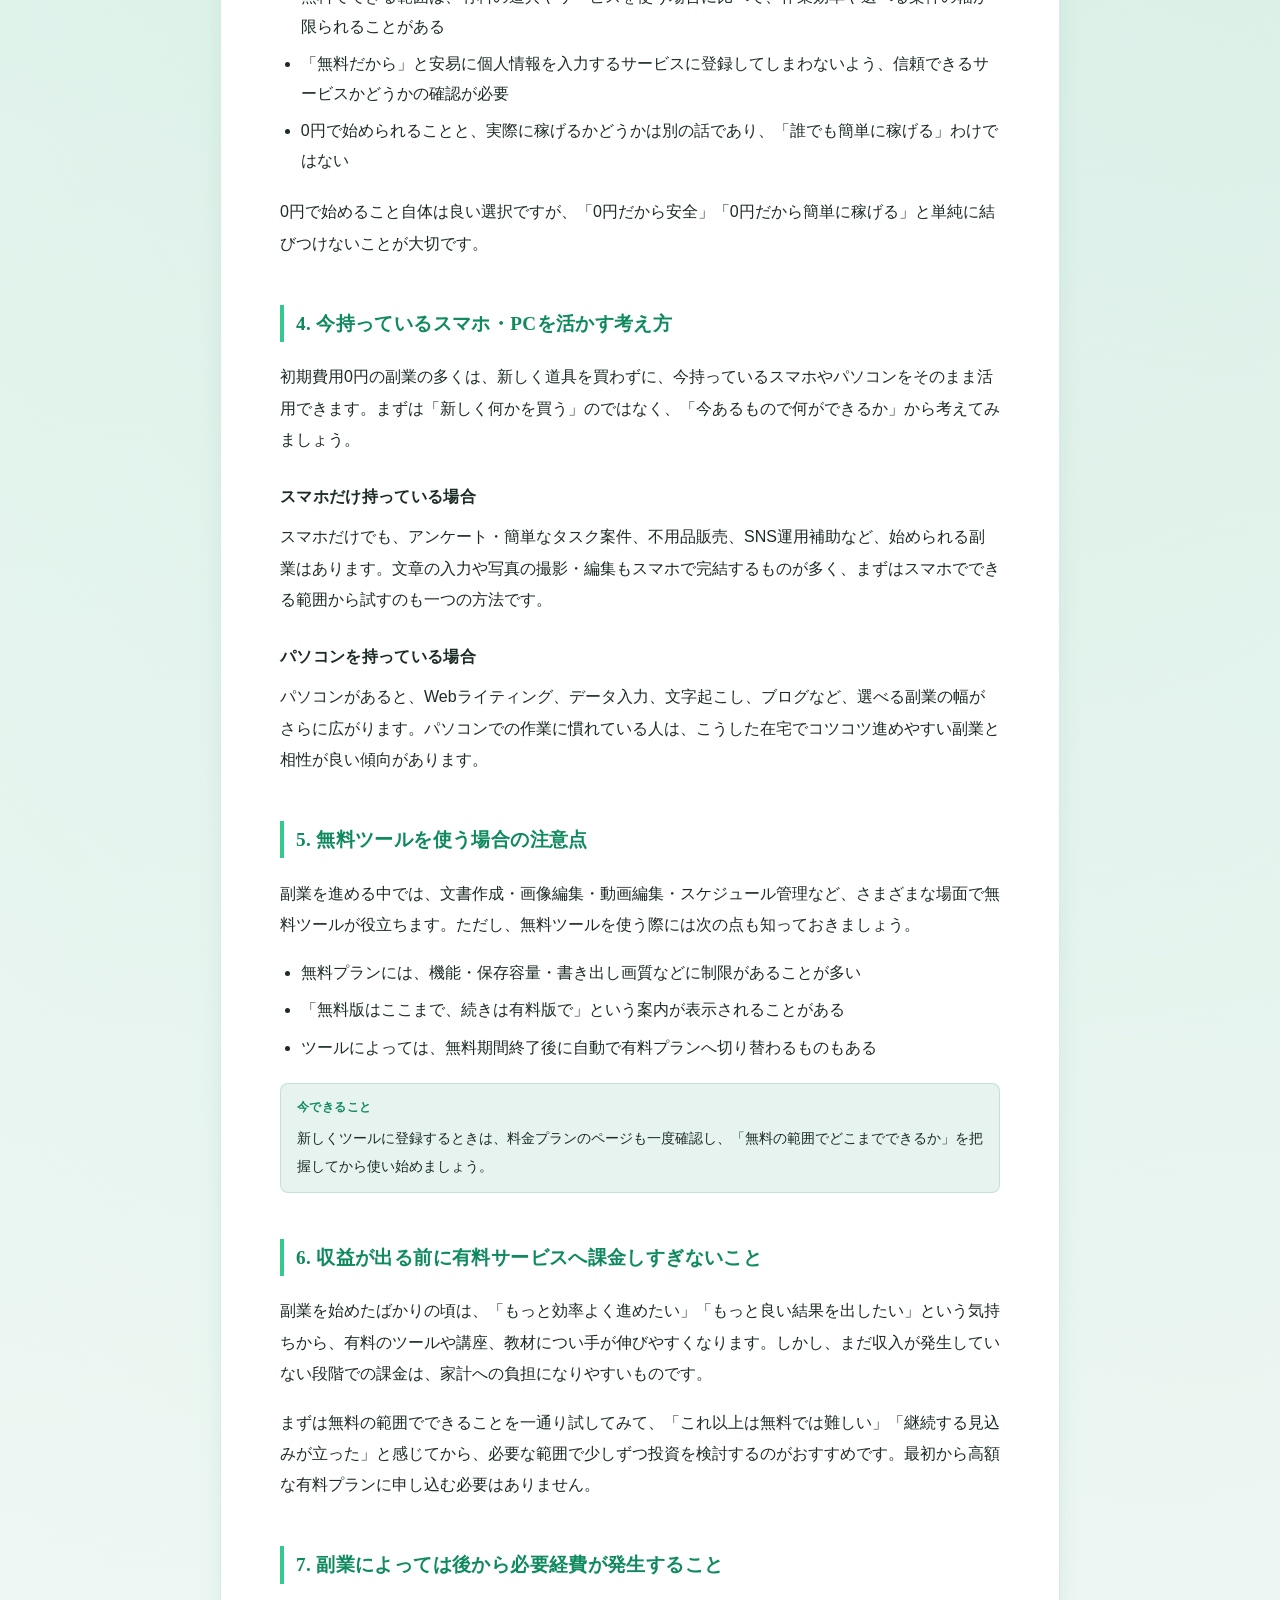
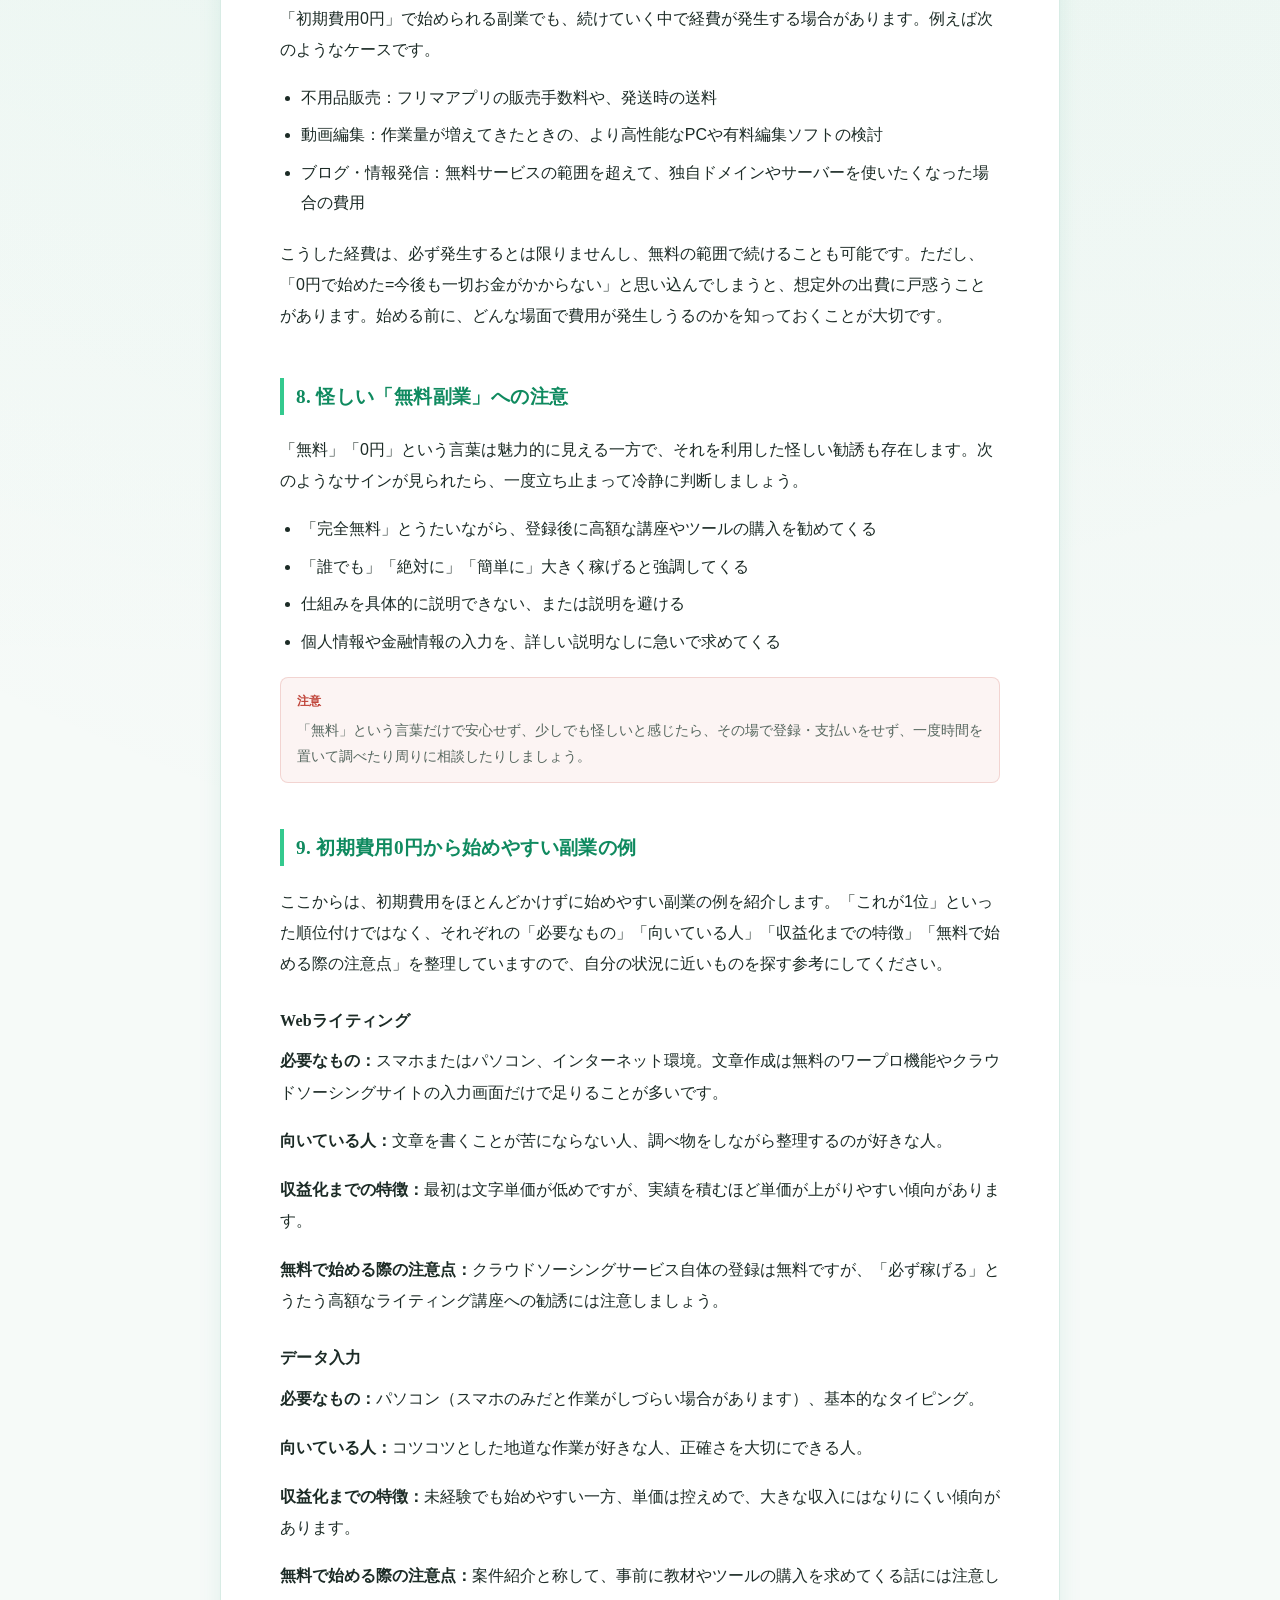
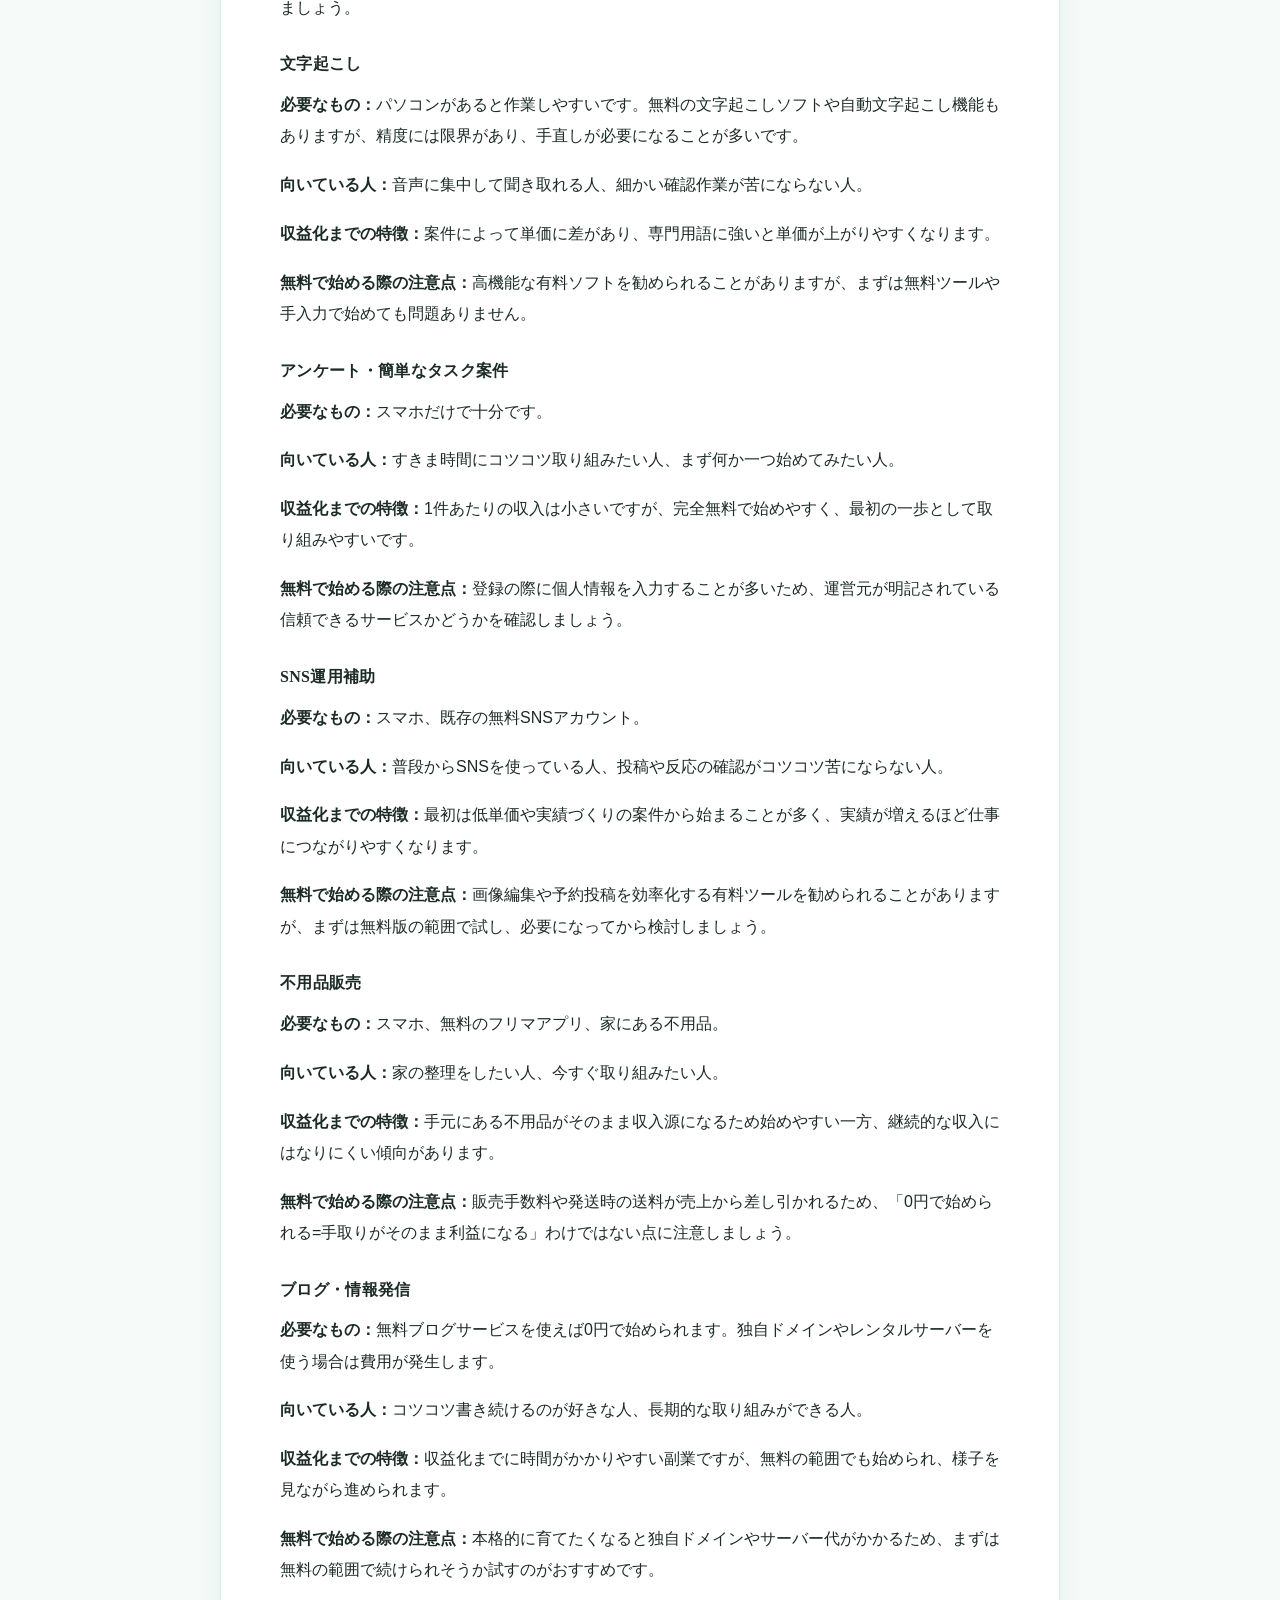
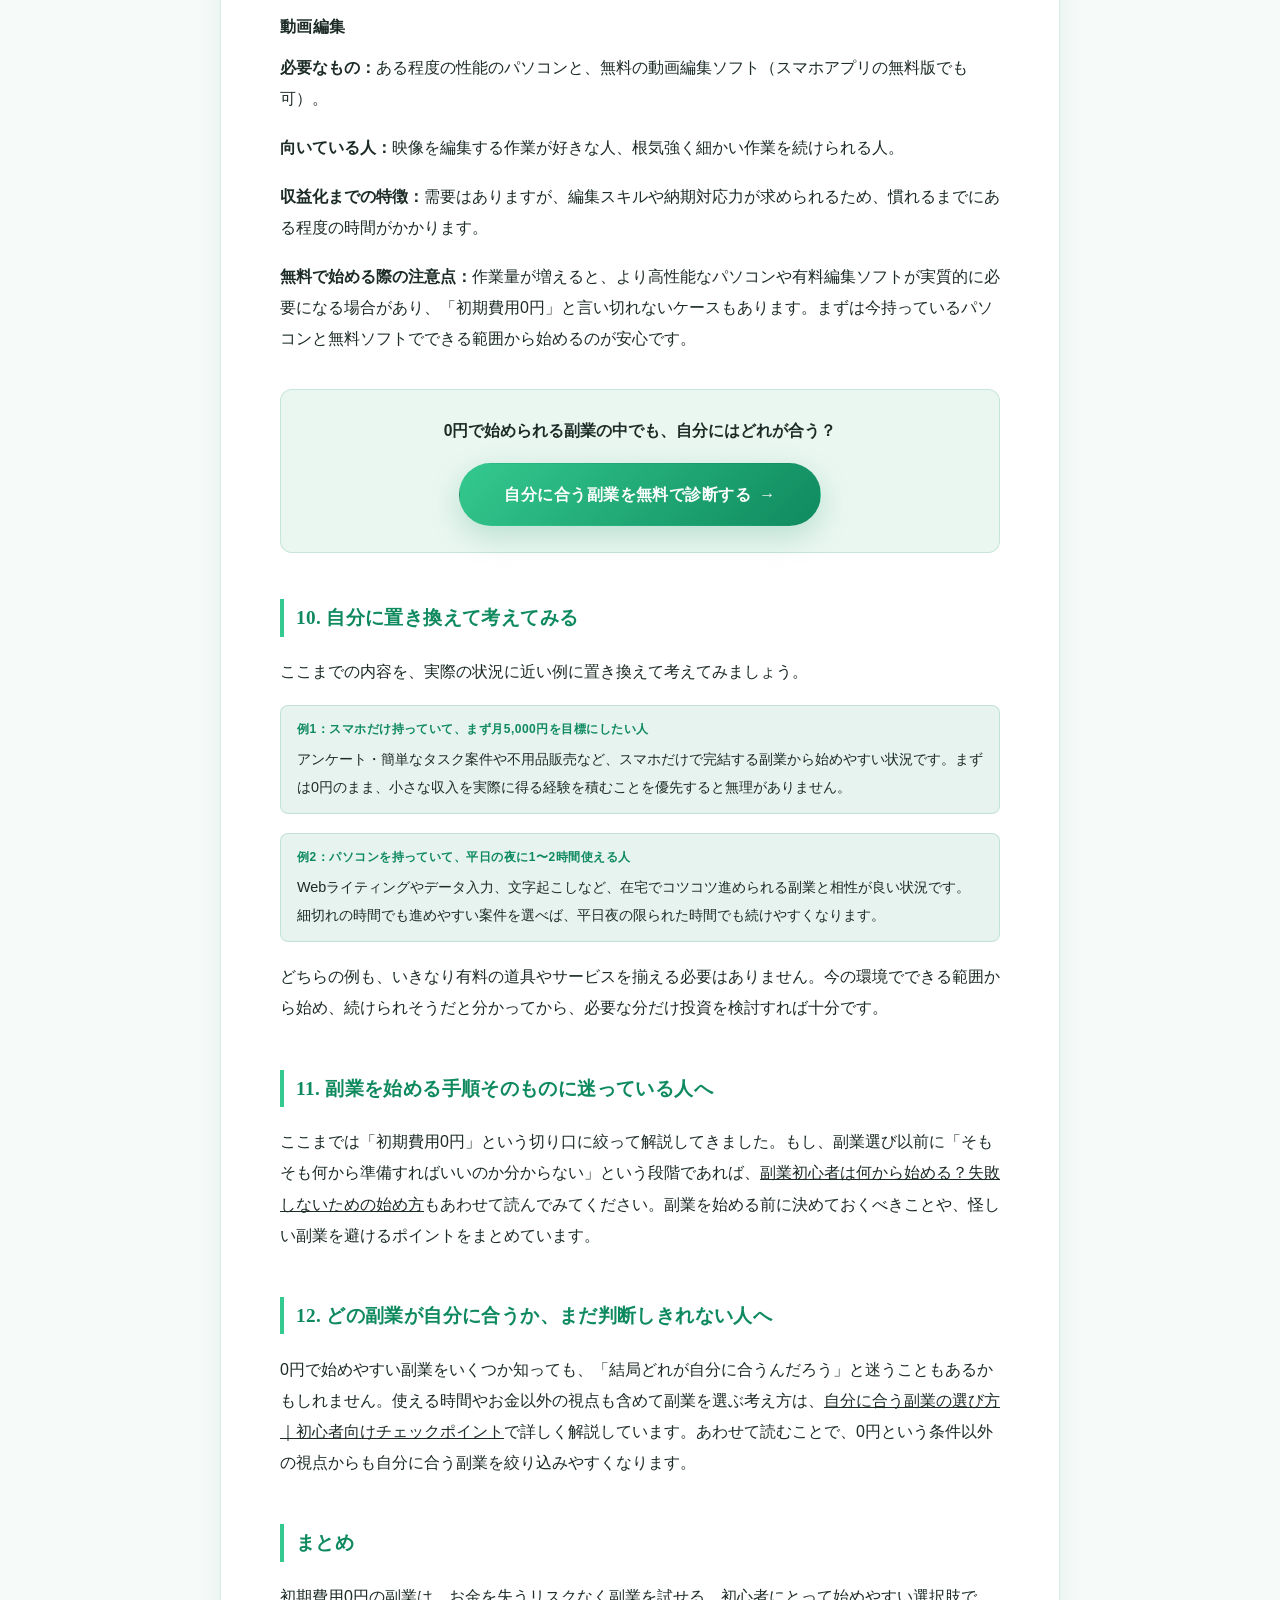
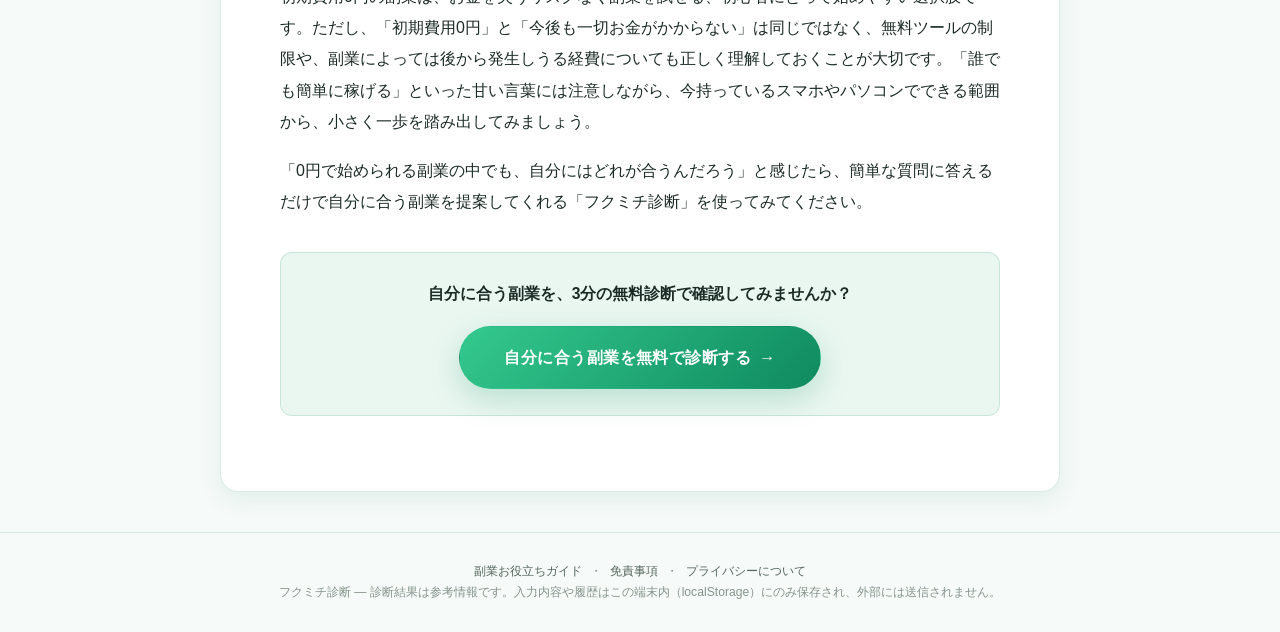
<file: articles/side-jobs-with-zero-startup-cost.html>
<!DOCTYPE html>
<html lang="ja">
<head>
<meta charset="UTF-8">
<meta name="viewport" content="width=device-width, initial-scale=1.0">
<title>初期費用0円から始めやすい副業とは？メリットと注意点｜フクミチ診断</title>
<meta name="description" content="副業を始めたいけど初期費用が不安な方へ。「完全無料」と「実質0円」の違い、無料ツールを使うときの注意点、あとから費用が発生するケースまで、0円から安心して始めるためのポイントを解説します。">
<meta name="robots" content="index, follow">
<link rel="canonical" href="https://jin-builds.github.io/fukumichi-shindan/articles/side-jobs-with-zero-startup-cost.html">

<meta property="og:type" content="article">
<meta property="og:site_name" content="フクミチ診断">
<meta property="og:title" content="初期費用0円から始めやすい副業とは？メリットと注意点">
<meta property="og:description" content="副業を始めたいけど初期費用が不安な方へ。「完全無料」と「実質0円」の違い、無料ツールを使うときの注意点、あとから費用が発生するケースまで、0円から安心して始めるためのポイントを解説します。">
<meta property="og:url" content="https://jin-builds.github.io/fukumichi-shindan/articles/side-jobs-with-zero-startup-cost.html">
<meta property="og:image" content="https://jin-builds.github.io/fukumichi-shindan/fukumichi_header_light.jpg">

<meta name="twitter:card" content="summary_large_image">
<meta name="twitter:title" content="初期費用0円から始めやすい副業とは？メリットと注意点">
<meta name="twitter:description" content="副業を始めたいけど初期費用が不安な方へ。「完全無料」と「実質0円」の違い、無料ツールを使うときの注意点、あとから費用が発生するケースまで、0円から安心して始めるためのポイントを解説します。">
<meta name="twitter:image" content="https://jin-builds.github.io/fukumichi-shindan/fukumichi_header_light.jpg">

<link rel="icon" href="data:image/svg+xml,%3Csvg xmlns='http://www.w3.org/2000/svg' viewBox='0 0 64 64'%3E%3Crect width='64' height='64' rx='14' fill='%23ffffff'/%3E%3Ccircle cx='32' cy='32' r='22' fill='none' stroke='%230f8a5f' stroke-width='4'/%3E%3Cpolygon points='32,16 37,32 32,48 27,32' fill='%2334c98e'/%3E%3Ccircle cx='32' cy='32' r='3' fill='%230f8a5f'/%3E%3C/svg%3E">
<link rel="stylesheet" href="../style.css">

<script async src="https://www.googletagmanager.com/gtag/js?id=G-5N8QMQ60JV"></script>
<script>
  window.dataLayer = window.dataLayer || [];
  function gtag(){dataLayer.push(arguments);}
  gtag('js', new Date());
  gtag('config', 'G-5N8QMQ60JV');
</script>
</head>
<body>

<svg width="0" height="0" style="position:absolute" aria-hidden="true">
  <symbol id="icon-compass" viewBox="0 0 64 64">
    <circle cx="32" cy="32" r="27" fill="none" stroke="currentColor" stroke-width="3"/>
    <circle cx="32" cy="6" r="1.6" fill="currentColor"/>
    <circle cx="32" cy="58" r="1.6" fill="currentColor"/>
    <circle cx="6" cy="32" r="1.6" fill="currentColor"/>
    <circle cx="58" cy="32" r="1.6" fill="currentColor"/>
    <polygon points="32,14 39,32 32,50 25,32" fill="currentColor" opacity="0.18"/>
    <polygon points="32,14 37,32 32,32" fill="currentColor"/>
    <polygon points="32,50 27,32 32,32" fill="currentColor" opacity="0.55"/>
    <circle cx="32" cy="32" r="3" fill="currentColor"/>
  </symbol>
</svg>

<header class="site-header">
  <div class="container header-inner">
    <div class="brand">
      <svg class="icon-compass brand-icon" aria-hidden="true"><use href="#icon-compass"></use></svg>
      <span class="brand-mark">フクミチ診断</span>
      <span class="brand-sub">あなたの「やってみたい」が、きっと見つかる。</span>
    </div>
    <nav class="site-nav" aria-label="ページ内リンク">
      <a href="../index.html#diagnose">診断する</a>
      <a href="../index.html#articles">副業お役立ちガイド</a>
      <a href="../index.html#disclaimer">免責事項</a>
      <a href="../index.html#privacy">プライバシー</a>
    </nav>
  </div>
</header>

<main class="container">

  <article class="card">

    <a href="../index.html#articles" class="article-back">&larr; 副業お役立ちガイド一覧へ</a>

    <h1 class="section-title">初期費用0円から始めやすい副業とは？メリットと注意点</h1>

    <p class="article-lede">
      「副業に興味はあるけど、最初にお金をかけるのは不安」「収入が出る前に出費を増やしたくない」——そう感じている方は少なくありません。この記事では、初期費用0円から始めやすい副業とはどういうものか、0円で始めるメリットと注意点、そして「初期費用0円」と「一切お金がかからない」は同じではないという点を、初心者にも分かるように整理して解説します。
    </p>

    <div class="article-summary">
      <p class="article-summary-title">この記事でわかること</p>
      <ul>
        <li>初期費用0円の副業とはどういうものか</li>
        <li>0円で始めるメリットと注意点</li>
        <li>今持っているスマホ・PCを活かす考え方</li>
        <li>無料ツールを使うときに気をつけたいこと</li>
        <li>稼げる前に課金しすぎないための考え方</li>
        <li>初期費用0円から始めやすい副業の例と、それぞれの注意点</li>
        <li>怪しい「無料副業」を見分けるポイント</li>
      </ul>
    </div>

    <div class="article-body">

      <h2>1. 初期費用0円の副業とは</h2>
      <p>
        「初期費用0円の副業」とは、始める時点でお金を払う必要がない副業のことです。会員登録や応募に費用がかからず、今持っているスマホやパソコンだけで取り組めるものが中心になります。
      </p>
      <p>
        ただし、ここで大切な注意点があります。「初期費用0円」と「今後も一切お金がかからない」は、必ずしも同じ意味ではありません。始めるときは0円でも、続けていく中で道具をグレードアップしたい、より便利な有料サービスを使いたい、といった場面で費用が発生することがあります。この記事では、「始める時点で0円かどうか」と「続けていく中で費用が発生する可能性があるかどうか」を分けて、正直に説明していきます。
      </p>

      <h2>2. 0円で始めるメリット</h2>
      <p>
        初期費用0円の副業には、初心者にとって次のようなメリットがあります。
      </p>
      <ul>
        <li>お金を失うリスクなしに、まず試してみることができる</li>
        <li>「自分に合っているか」を、実際にやってみてから判断できる</li>
        <li>収入が出る前提でお金を用意する必要がない</li>
        <li>合わなければ、大きな損失なくやめられる</li>
      </ul>
      <p>
        特に「副業自体が初めて」という人にとっては、いきなり数万円の教材やツールに投資するより、まず0円でできる範囲から始めて、続けられそうかどうかを確かめる方が安心です。
      </p>

      <h2>3. 0円で始める際の注意点</h2>
      <p>
        一方で、0円で始めることには注意しておきたい点もあります。
      </p>
      <ul>
        <li>無料でできる範囲は、有料の道具やサービスを使う場合に比べて、作業効率や選べる案件の幅が限られることがある</li>
        <li>「無料だから」と安易に個人情報を入力するサービスに登録してしまわないよう、信頼できるサービスかどうかの確認が必要</li>
        <li>0円で始められることと、実際に稼げるかどうかは別の話であり、「誰でも簡単に稼げる」わけではない</li>
      </ul>
      <p>
        0円で始めること自体は良い選択ですが、「0円だから安全」「0円だから簡単に稼げる」と単純に結びつけないことが大切です。
      </p>

      <h2>4. 今持っているスマホ・PCを活かす考え方</h2>
      <p>
        初期費用0円の副業の多くは、新しく道具を買わずに、今持っているスマホやパソコンをそのまま活用できます。まずは「新しく何かを買う」のではなく、「今あるもので何ができるか」から考えてみましょう。
      </p>

      <h3>スマホだけ持っている場合</h3>
      <p>
        スマホだけでも、アンケート・簡単なタスク案件、不用品販売、SNS運用補助など、始められる副業はあります。文章の入力や写真の撮影・編集もスマホで完結するものが多く、まずはスマホでできる範囲から試すのも一つの方法です。
      </p>

      <h3>パソコンを持っている場合</h3>
      <p>
        パソコンがあると、Webライティング、データ入力、文字起こし、ブログなど、選べる副業の幅がさらに広がります。パソコンでの作業に慣れている人は、こうした在宅でコツコツ進めやすい副業と相性が良い傾向があります。
      </p>

      <h2>5. 無料ツールを使う場合の注意点</h2>
      <p>
        副業を進める中では、文書作成・画像編集・動画編集・スケジュール管理など、さまざまな場面で無料ツールが役立ちます。ただし、無料ツールを使う際には次の点も知っておきましょう。
      </p>
      <ul>
        <li>無料プランには、機能・保存容量・書き出し画質などに制限があることが多い</li>
        <li>「無料版はここまで、続きは有料版で」という案内が表示されることがある</li>
        <li>ツールによっては、無料期間終了後に自動で有料プランへ切り替わるものもある</li>
      </ul>
      <div class="article-action">
        <strong>今できること</strong>
        新しくツールに登録するときは、料金プランのページも一度確認し、「無料の範囲でどこまでできるか」を把握してから使い始めましょう。
      </div>

      <h2>6. 収益が出る前に有料サービスへ課金しすぎないこと</h2>
      <p>
        副業を始めたばかりの頃は、「もっと効率よく進めたい」「もっと良い結果を出したい」という気持ちから、有料のツールや講座、教材につい手が伸びやすくなります。しかし、まだ収入が発生していない段階での課金は、家計への負担になりやすいものです。
      </p>
      <p>
        まずは無料の範囲でできることを一通り試してみて、「これ以上は無料では難しい」「継続する見込みが立った」と感じてから、必要な範囲で少しずつ投資を検討するのがおすすめです。最初から高額な有料プランに申し込む必要はありません。
      </p>

      <h2>7. 副業によっては後から必要経費が発生すること</h2>
      <p>
        「初期費用0円」で始められる副業でも、続けていく中で経費が発生する場合があります。例えば次のようなケースです。
      </p>
      <ul>
        <li>不用品販売：フリマアプリの販売手数料や、発送時の送料</li>
        <li>動画編集：作業量が増えてきたときの、より高性能なPCや有料編集ソフトの検討</li>
        <li>ブログ・情報発信：無料サービスの範囲を超えて、独自ドメインやサーバーを使いたくなった場合の費用</li>
      </ul>
      <p>
        こうした経費は、必ず発生するとは限りませんし、無料の範囲で続けることも可能です。ただし、「0円で始めた=今後も一切お金がかからない」と思い込んでしまうと、想定外の出費に戸惑うことがあります。始める前に、どんな場面で費用が発生しうるのかを知っておくことが大切です。
      </p>

      <h2>8. 怪しい「無料副業」への注意</h2>
      <p>
        「無料」「0円」という言葉は魅力的に見える一方で、それを利用した怪しい勧誘も存在します。次のようなサインが見られたら、一度立ち止まって冷静に判断しましょう。
      </p>
      <ul>
        <li>「完全無料」とうたいながら、登録後に高額な講座やツールの購入を勧めてくる</li>
        <li>「誰でも」「絶対に」「簡単に」大きく稼げると強調してくる</li>
        <li>仕組みを具体的に説明できない、または説明を避ける</li>
        <li>個人情報や金融情報の入力を、詳しい説明なしに急いで求めてくる</li>
      </ul>
      <div class="article-warning">
        <strong>注意</strong>
        「無料」という言葉だけで安心せず、少しでも怪しいと感じたら、その場で登録・支払いをせず、一度時間を置いて調べたり周りに相談したりしましょう。
      </div>

      <h2>9. 初期費用0円から始めやすい副業の例</h2>
      <p>
        ここからは、初期費用をほとんどかけずに始めやすい副業の例を紹介します。「これが1位」といった順位付けではなく、それぞれの「必要なもの」「向いている人」「収益化までの特徴」「無料で始める際の注意点」を整理していますので、自分の状況に近いものを探す参考にしてください。
      </p>

      <h3>Webライティング</h3>
      <p><strong>必要なもの：</strong>スマホまたはパソコン、インターネット環境。文章作成は無料のワープロ機能やクラウドソーシングサイトの入力画面だけで足りることが多いです。</p>
      <p><strong>向いている人：</strong>文章を書くことが苦にならない人、調べ物をしながら整理するのが好きな人。</p>
      <p><strong>収益化までの特徴：</strong>最初は文字単価が低めですが、実績を積むほど単価が上がりやすい傾向があります。</p>
      <p><strong>無料で始める際の注意点：</strong>クラウドソーシングサービス自体の登録は無料ですが、「必ず稼げる」とうたう高額なライティング講座への勧誘には注意しましょう。</p>

      <h3>データ入力</h3>
      <p><strong>必要なもの：</strong>パソコン（スマホのみだと作業がしづらい場合があります）、基本的なタイピング。</p>
      <p><strong>向いている人：</strong>コツコツとした地道な作業が好きな人、正確さを大切にできる人。</p>
      <p><strong>収益化までの特徴：</strong>未経験でも始めやすい一方、単価は控えめで、大きな収入にはなりにくい傾向があります。</p>
      <p><strong>無料で始める際の注意点：</strong>案件紹介と称して、事前に教材やツールの購入を求めてくる話には注意しましょう。</p>

      <h3>文字起こし</h3>
      <p><strong>必要なもの：</strong>パソコンがあると作業しやすいです。無料の文字起こしソフトや自動文字起こし機能もありますが、精度には限界があり、手直しが必要になることが多いです。</p>
      <p><strong>向いている人：</strong>音声に集中して聞き取れる人、細かい確認作業が苦にならない人。</p>
      <p><strong>収益化までの特徴：</strong>案件によって単価に差があり、専門用語に強いと単価が上がりやすくなります。</p>
      <p><strong>無料で始める際の注意点：</strong>高機能な有料ソフトを勧められることがありますが、まずは無料ツールや手入力で始めても問題ありません。</p>

      <h3>アンケート・簡単なタスク案件</h3>
      <p><strong>必要なもの：</strong>スマホだけで十分です。</p>
      <p><strong>向いている人：</strong>すきま時間にコツコツ取り組みたい人、まず何か一つ始めてみたい人。</p>
      <p><strong>収益化までの特徴：</strong>1件あたりの収入は小さいですが、完全無料で始めやすく、最初の一歩として取り組みやすいです。</p>
      <p><strong>無料で始める際の注意点：</strong>登録の際に個人情報を入力することが多いため、運営元が明記されている信頼できるサービスかどうかを確認しましょう。</p>

      <h3>SNS運用補助</h3>
      <p><strong>必要なもの：</strong>スマホ、既存の無料SNSアカウント。</p>
      <p><strong>向いている人：</strong>普段からSNSを使っている人、投稿や反応の確認がコツコツ苦にならない人。</p>
      <p><strong>収益化までの特徴：</strong>最初は低単価や実績づくりの案件から始まることが多く、実績が増えるほど仕事につながりやすくなります。</p>
      <p><strong>無料で始める際の注意点：</strong>画像編集や予約投稿を効率化する有料ツールを勧められることがありますが、まずは無料版の範囲で試し、必要になってから検討しましょう。</p>

      <h3>不用品販売</h3>
      <p><strong>必要なもの：</strong>スマホ、無料のフリマアプリ、家にある不用品。</p>
      <p><strong>向いている人：</strong>家の整理をしたい人、今すぐ取り組みたい人。</p>
      <p><strong>収益化までの特徴：</strong>手元にある不用品がそのまま収入源になるため始めやすい一方、継続的な収入にはなりにくい傾向があります。</p>
      <p><strong>無料で始める際の注意点：</strong>販売手数料や発送時の送料が売上から差し引かれるため、「0円で始められる=手取りがそのまま利益になる」わけではない点に注意しましょう。</p>

      <h3>ブログ・情報発信</h3>
      <p><strong>必要なもの：</strong>無料ブログサービスを使えば0円で始められます。独自ドメインやレンタルサーバーを使う場合は費用が発生します。</p>
      <p><strong>向いている人：</strong>コツコツ書き続けるのが好きな人、長期的な取り組みができる人。</p>
      <p><strong>収益化までの特徴：</strong>収益化までに時間がかかりやすい副業ですが、無料の範囲でも始められ、様子を見ながら進められます。</p>
      <p><strong>無料で始める際の注意点：</strong>本格的に育てたくなると独自ドメインやサーバー代がかかるため、まずは無料の範囲で続けられそうか試すのがおすすめです。</p>

      <h3>動画編集</h3>
      <p><strong>必要なもの：</strong>ある程度の性能のパソコンと、無料の動画編集ソフト（スマホアプリの無料版でも可）。</p>
      <p><strong>向いている人：</strong>映像を編集する作業が好きな人、根気強く細かい作業を続けられる人。</p>
      <p><strong>収益化までの特徴：</strong>需要はありますが、編集スキルや納期対応力が求められるため、慣れるまでにある程度の時間がかかります。</p>
      <p><strong>無料で始める際の注意点：</strong>作業量が増えると、より高性能なパソコンや有料編集ソフトが実質的に必要になる場合があり、「初期費用0円」と言い切れないケースもあります。まずは今持っているパソコンと無料ソフトでできる範囲から始めるのが安心です。</p>

      <div class="article-cta">
        <p>0円で始められる副業の中でも、自分にはどれが合う？</p>
        <a href="../index.html#diagnose" class="btn btn-primary btn-large">自分に合う副業を無料で診断する <span aria-hidden="true">→</span></a>
      </div>

      <h2>10. 自分に置き換えて考えてみる</h2>
      <p>
        ここまでの内容を、実際の状況に近い例に置き換えて考えてみましょう。
      </p>
      <div class="article-action">
        <strong>例1：スマホだけ持っていて、まず月5,000円を目標にしたい人</strong>
        アンケート・簡単なタスク案件や不用品販売など、スマホだけで完結する副業から始めやすい状況です。まずは0円のまま、小さな収入を実際に得る経験を積むことを優先すると無理がありません。
      </div>
      <div class="article-action">
        <strong>例2：パソコンを持っていて、平日の夜に1〜2時間使える人</strong>
        Webライティングやデータ入力、文字起こしなど、在宅でコツコツ進められる副業と相性が良い状況です。細切れの時間でも進めやすい案件を選べば、平日夜の限られた時間でも続けやすくなります。
      </div>
      <p>
        どちらの例も、いきなり有料の道具やサービスを揃える必要はありません。今の環境でできる範囲から始め、続けられそうだと分かってから、必要な分だけ投資を検討すれば十分です。
      </p>

      <h2>11. 副業を始める手順そのものに迷っている人へ</h2>
      <p>
        ここまでは「初期費用0円」という切り口に絞って解説してきました。もし、副業選び以前に「そもそも何から準備すればいいのか分からない」という段階であれば、<a href="how-to-start-side-job-for-beginners.html">副業初心者は何から始める？失敗しないための始め方</a>もあわせて読んでみてください。副業を始める前に決めておくべきことや、怪しい副業を避けるポイントをまとめています。
      </p>

      <h2>12. どの副業が自分に合うか、まだ判断しきれない人へ</h2>
      <p>
        0円で始めやすい副業をいくつか知っても、「結局どれが自分に合うんだろう」と迷うこともあるかもしれません。使える時間やお金以外の視点も含めて副業を選ぶ考え方は、<a href="how-to-choose-the-right-side-job.html">自分に合う副業の選び方｜初心者向けチェックポイント</a>で詳しく解説しています。あわせて読むことで、0円という条件以外の視点からも自分に合う副業を絞り込みやすくなります。
      </p>

      <h2>まとめ</h2>
      <p>
        初期費用0円の副業は、お金を失うリスクなく副業を試せる、初心者にとって始めやすい選択肢です。ただし、「初期費用0円」と「今後も一切お金がかからない」は同じではなく、無料ツールの制限や、副業によっては後から発生しうる経費についても正しく理解しておくことが大切です。「誰でも簡単に稼げる」といった甘い言葉には注意しながら、今持っているスマホやパソコンでできる範囲から、小さく一歩を踏み出してみましょう。
      </p>
      <p>
        「0円で始められる副業の中でも、自分にはどれが合うんだろう」と感じたら、簡単な質問に答えるだけで自分に合う副業を提案してくれる「フクミチ診断」を使ってみてください。
      </p>

      <div class="article-cta">
        <p>自分に合う副業を、3分の無料診断で確認してみませんか？</p>
        <a href="../index.html#diagnose" class="btn btn-primary btn-large">自分に合う副業を無料で診断する <span aria-hidden="true">→</span></a>
      </div>

    </div>

  </article>

</main>

<footer class="site-footer">
  <div class="container">
    <p class="footer-links"><a href="../index.html#articles">副業お役立ちガイド</a><span aria-hidden="true">・</span><a href="../index.html#disclaimer">免責事項</a><span aria-hidden="true">・</span><a href="../index.html#privacy">プライバシーについて</a></p>
    <p>フクミチ診断 &mdash; 診断結果は参考情報です。入力内容や履歴はこの端末内（localStorage）にのみ保存され、外部には送信されません。</p>
  </div>
</footer>

<button type="button" id="back-to-top" class="back-to-top" aria-label="ページ上部へ戻る" tabindex="-1">
  <span aria-hidden="true">↑</span> TOP
</button>

<script>
(function () {
  "use strict";
  var btn = document.getElementById("back-to-top");
  if (!btn) return;
  function update() {
    var show = window.scrollY > 400;
    btn.classList.toggle("visible", show);
    btn.setAttribute("tabindex", show ? "0" : "-1");
  }
  window.addEventListener("scroll", update, { passive: true });
  btn.addEventListener("click", function () {
    window.scrollTo({ top: 0, behavior: "smooth" });
  });
  update();
})();
</script>
</body>
</html>
</file>
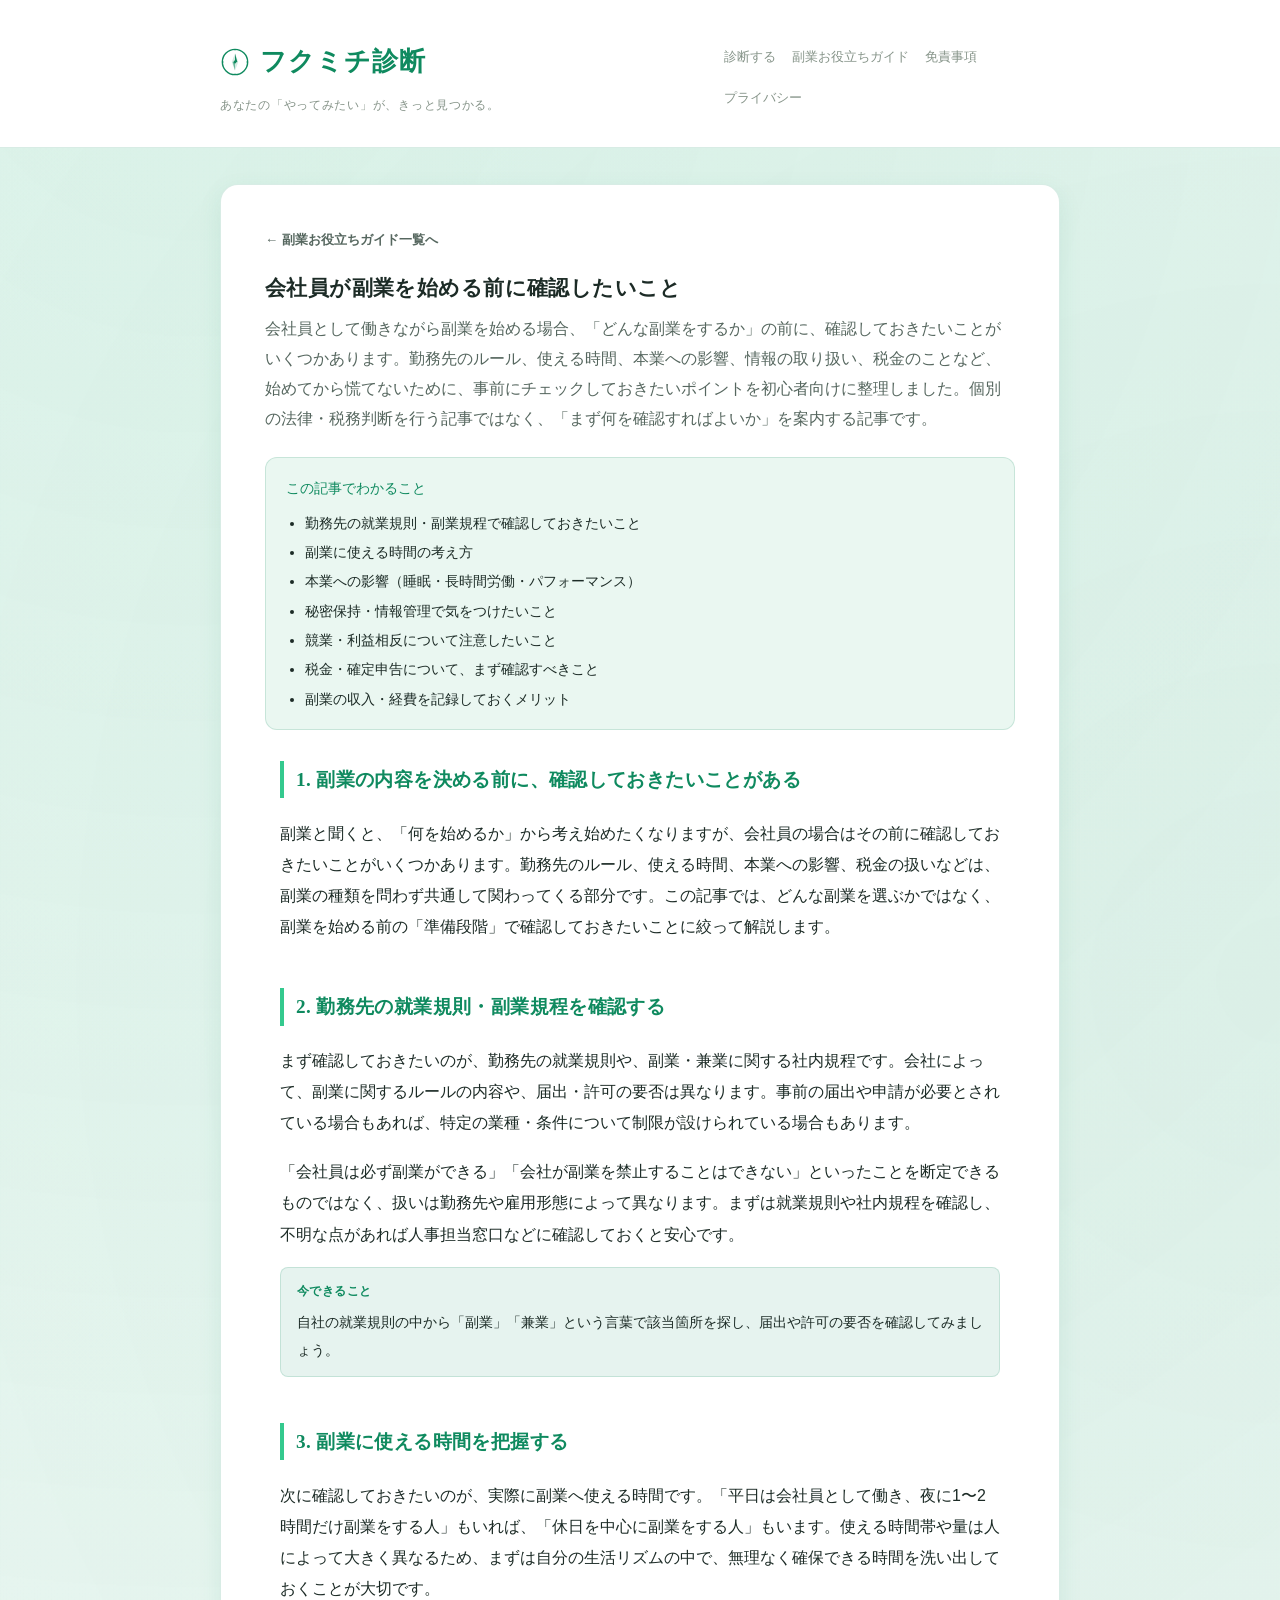
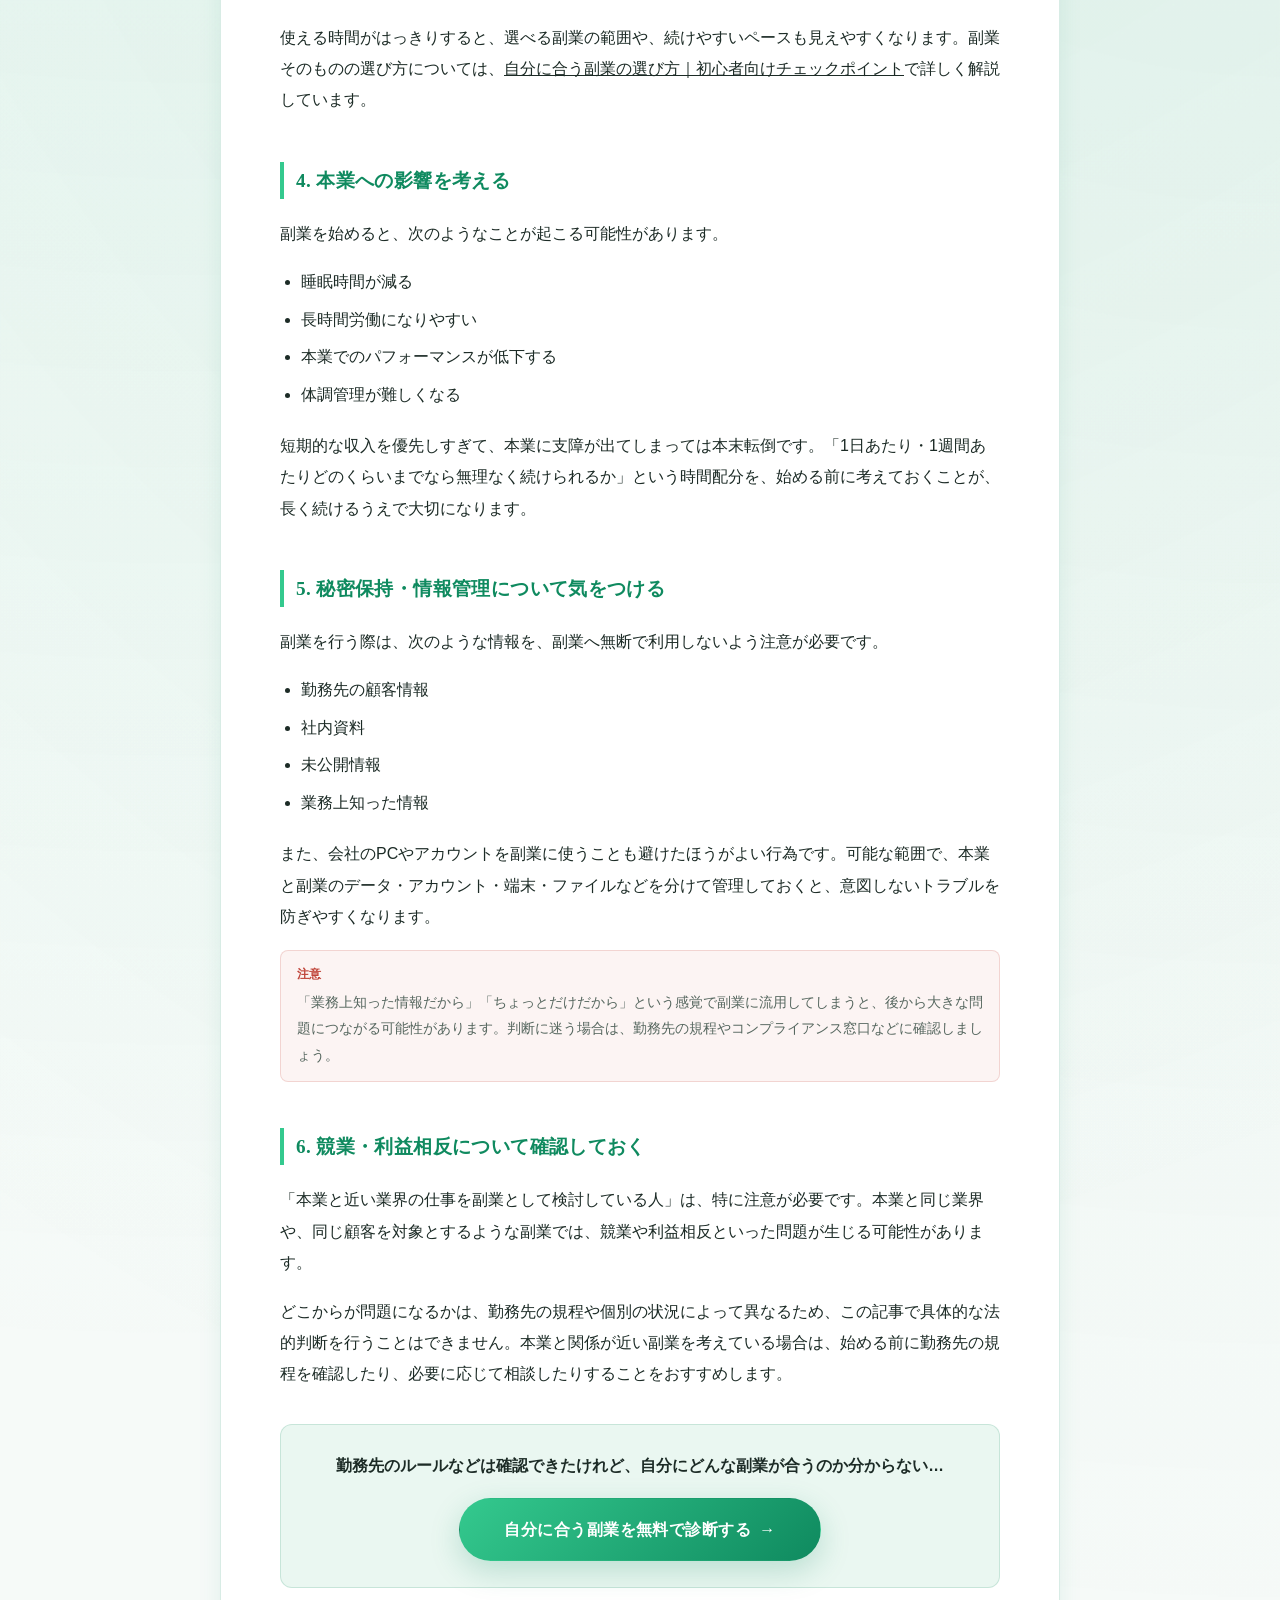
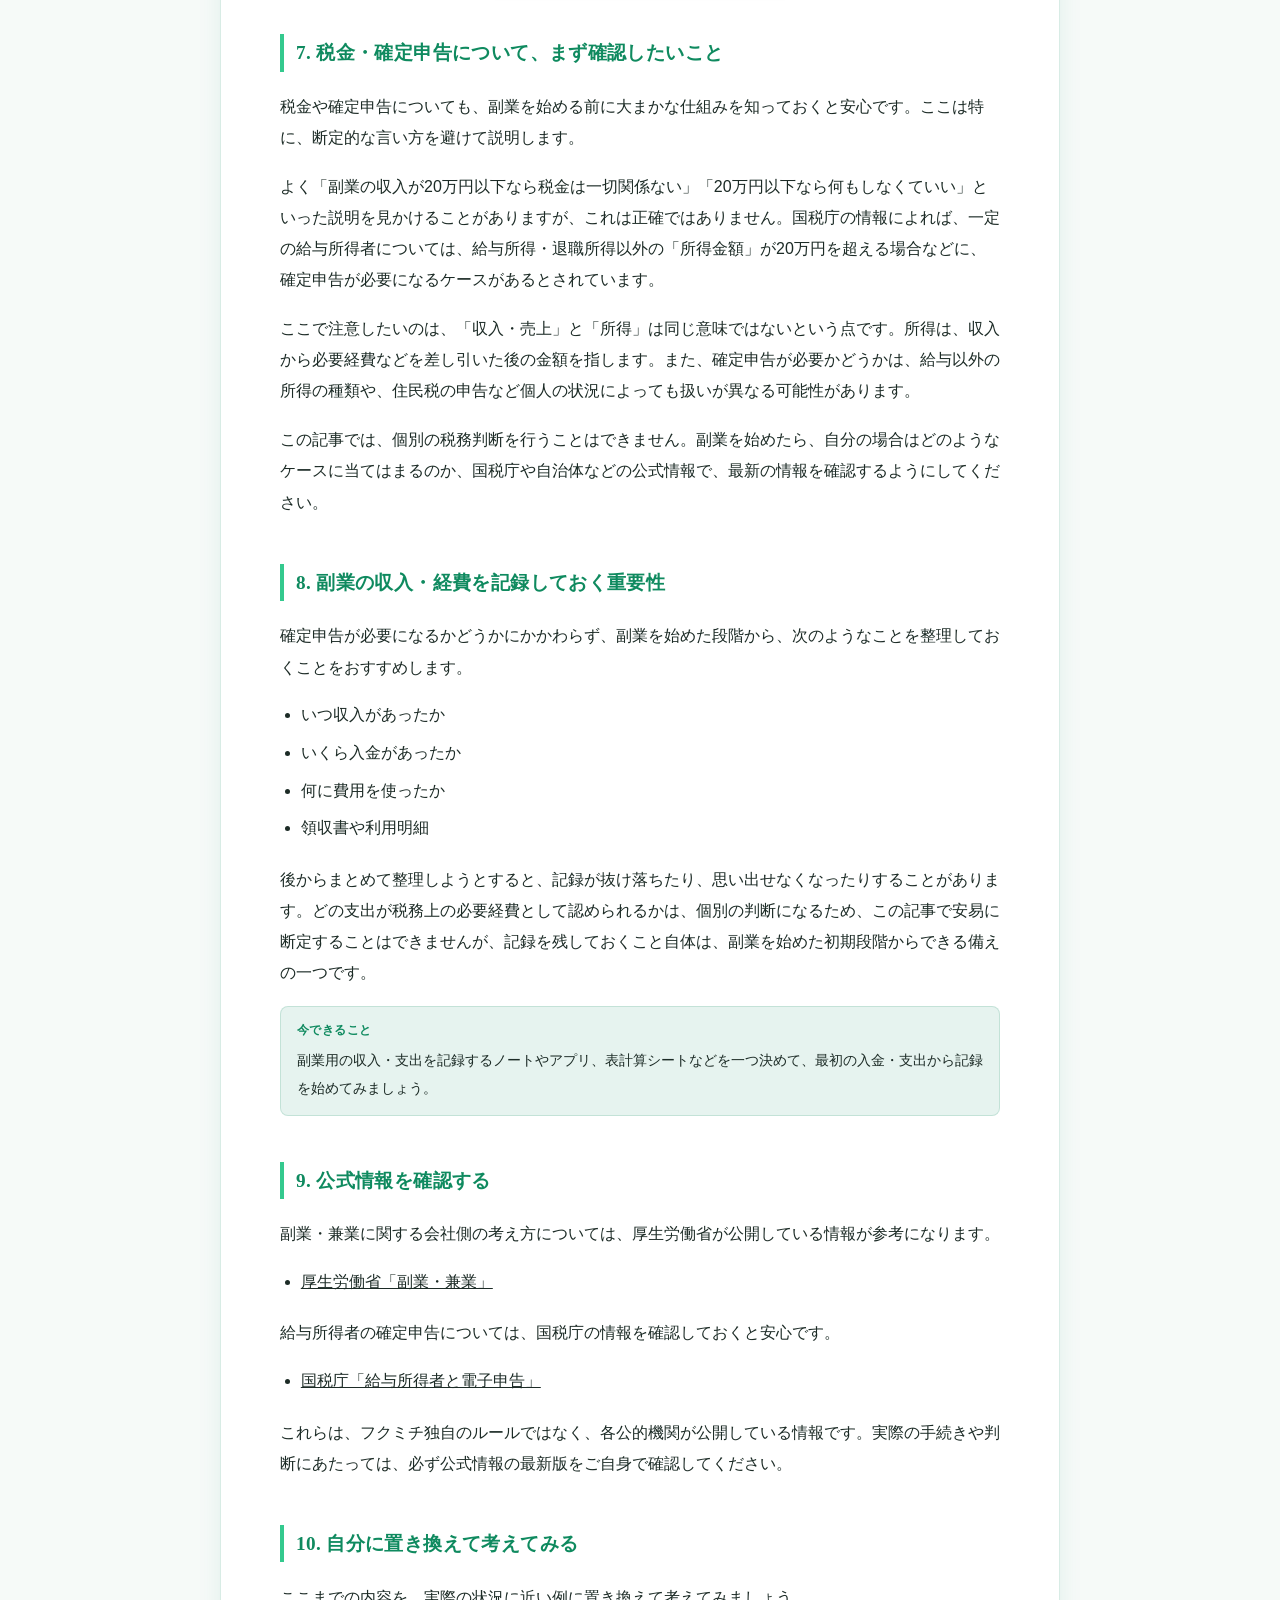
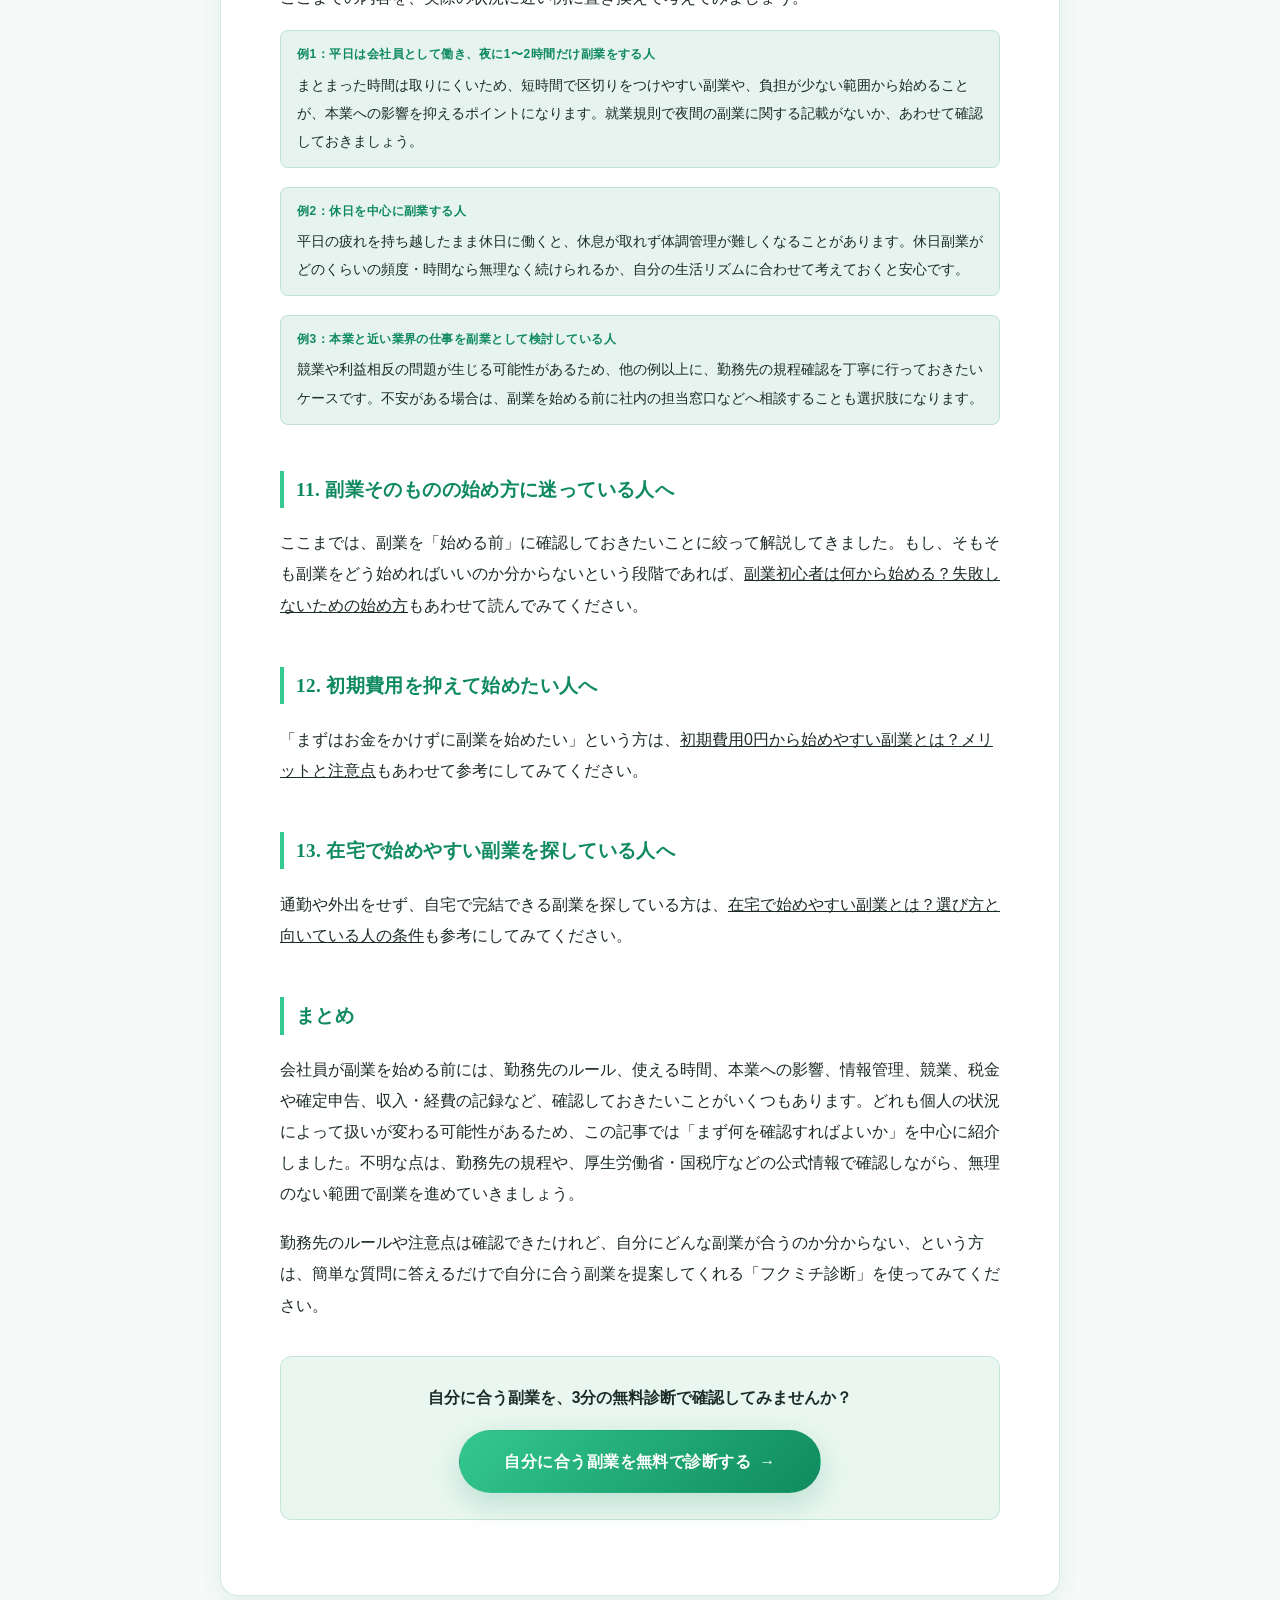
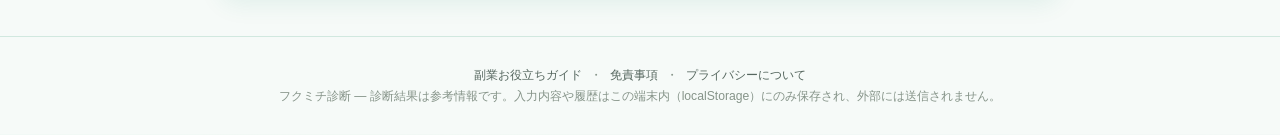
<file: articles/things-to-check-before-starting-side-job.html>
<!DOCTYPE html>
<html lang="ja">
<head>
<meta charset="UTF-8">
<meta name="viewport" content="width=device-width, initial-scale=1.0">
<title>会社員が副業を始める前に確認したいこと｜フクミチ診断</title>
<meta name="description" content="会社員として副業を始める前に確認しておきたい、勤務先のルール・使える時間・本業への影響・情報管理・競業・税金や確定申告・収支の記録について、初心者向けに分かりやすく解説します。">
<meta name="robots" content="index, follow">
<link rel="canonical" href="https://jin-builds.github.io/fukumichi-shindan/articles/things-to-check-before-starting-side-job.html">

<meta property="og:type" content="article">
<meta property="og:site_name" content="フクミチ診断">
<meta property="og:title" content="会社員が副業を始める前に確認したいこと">
<meta property="og:description" content="会社員として副業を始める前に確認しておきたい、勤務先のルール・使える時間・本業への影響・情報管理・競業・税金や確定申告・収支の記録について、初心者向けに分かりやすく解説します。">
<meta property="og:url" content="https://jin-builds.github.io/fukumichi-shindan/articles/things-to-check-before-starting-side-job.html">
<meta property="og:image" content="https://jin-builds.github.io/fukumichi-shindan/fukumichi_header_light.jpg">

<meta name="twitter:card" content="summary_large_image">
<meta name="twitter:title" content="会社員が副業を始める前に確認したいこと">
<meta name="twitter:description" content="会社員として副業を始める前に確認しておきたい、勤務先のルール・使える時間・本業への影響・情報管理・競業・税金や確定申告・収支の記録について、初心者向けに分かりやすく解説します。">
<meta name="twitter:image" content="https://jin-builds.github.io/fukumichi-shindan/fukumichi_header_light.jpg">

<link rel="icon" href="data:image/svg+xml,%3Csvg xmlns='http://www.w3.org/2000/svg' viewBox='0 0 64 64'%3E%3Crect width='64' height='64' rx='14' fill='%23ffffff'/%3E%3Ccircle cx='32' cy='32' r='22' fill='none' stroke='%230f8a5f' stroke-width='4'/%3E%3Cpolygon points='32,16 37,32 32,48 27,32' fill='%2334c98e'/%3E%3Ccircle cx='32' cy='32' r='3' fill='%230f8a5f'/%3E%3C/svg%3E">
<link rel="stylesheet" href="../style.css">

<script async src="https://www.googletagmanager.com/gtag/js?id=G-5N8QMQ60JV"></script>
<script>
  window.dataLayer = window.dataLayer || [];
  function gtag(){dataLayer.push(arguments);}
  gtag('js', new Date());
  gtag('config', 'G-5N8QMQ60JV');
</script>
</head>
<body>

<svg width="0" height="0" style="position:absolute" aria-hidden="true">
  <symbol id="icon-compass" viewBox="0 0 64 64">
    <circle cx="32" cy="32" r="27" fill="none" stroke="currentColor" stroke-width="3"/>
    <circle cx="32" cy="6" r="1.6" fill="currentColor"/>
    <circle cx="32" cy="58" r="1.6" fill="currentColor"/>
    <circle cx="6" cy="32" r="1.6" fill="currentColor"/>
    <circle cx="58" cy="32" r="1.6" fill="currentColor"/>
    <polygon points="32,14 39,32 32,50 25,32" fill="currentColor" opacity="0.18"/>
    <polygon points="32,14 37,32 32,32" fill="currentColor"/>
    <polygon points="32,50 27,32 32,32" fill="currentColor" opacity="0.55"/>
    <circle cx="32" cy="32" r="3" fill="currentColor"/>
  </symbol>
</svg>

<header class="site-header">
  <div class="container header-inner">
    <div class="brand">
      <svg class="icon-compass brand-icon" aria-hidden="true"><use href="#icon-compass"></use></svg>
      <span class="brand-mark">フクミチ診断</span>
      <span class="brand-sub">あなたの「やってみたい」が、きっと見つかる。</span>
    </div>
    <nav class="site-nav" aria-label="ページ内リンク">
      <a href="../index.html#diagnose">診断する</a>
      <a href="../index.html#articles">副業お役立ちガイド</a>
      <a href="../index.html#disclaimer">免責事項</a>
      <a href="../index.html#privacy">プライバシー</a>
    </nav>
  </div>
</header>

<main class="container">

  <article class="card">

    <a href="../index.html#articles" class="article-back">&larr; 副業お役立ちガイド一覧へ</a>

    <h1 class="section-title">会社員が副業を始める前に確認したいこと</h1>

    <p class="article-lede">
      会社員として働きながら副業を始める場合、「どんな副業をするか」の前に、確認しておきたいことがいくつかあります。勤務先のルール、使える時間、本業への影響、情報の取り扱い、税金のことなど、始めてから慌てないために、事前にチェックしておきたいポイントを初心者向けに整理しました。個別の法律・税務判断を行う記事ではなく、「まず何を確認すればよいか」を案内する記事です。
    </p>

    <div class="article-summary">
      <p class="article-summary-title">この記事でわかること</p>
      <ul>
        <li>勤務先の就業規則・副業規程で確認しておきたいこと</li>
        <li>副業に使える時間の考え方</li>
        <li>本業への影響（睡眠・長時間労働・パフォーマンス）</li>
        <li>秘密保持・情報管理で気をつけたいこと</li>
        <li>競業・利益相反について注意したいこと</li>
        <li>税金・確定申告について、まず確認すべきこと</li>
        <li>副業の収入・経費を記録しておくメリット</li>
      </ul>
    </div>

    <div class="article-body">

      <h2>1. 副業の内容を決める前に、確認しておきたいことがある</h2>
      <p>
        副業と聞くと、「何を始めるか」から考え始めたくなりますが、会社員の場合はその前に確認しておきたいことがいくつかあります。勤務先のルール、使える時間、本業への影響、税金の扱いなどは、副業の種類を問わず共通して関わってくる部分です。この記事では、どんな副業を選ぶかではなく、副業を始める前の「準備段階」で確認しておきたいことに絞って解説します。
      </p>

      <h2>2. 勤務先の就業規則・副業規程を確認する</h2>
      <p>
        まず確認しておきたいのが、勤務先の就業規則や、副業・兼業に関する社内規程です。会社によって、副業に関するルールの内容や、届出・許可の要否は異なります。事前の届出や申請が必要とされている場合もあれば、特定の業種・条件について制限が設けられている場合もあります。
      </p>
      <p>
        「会社員は必ず副業ができる」「会社が副業を禁止することはできない」といったことを断定できるものではなく、扱いは勤務先や雇用形態によって異なります。まずは就業規則や社内規程を確認し、不明な点があれば人事担当窓口などに確認しておくと安心です。
      </p>
      <div class="article-action">
        <strong>今できること</strong>
        自社の就業規則の中から「副業」「兼業」という言葉で該当箇所を探し、届出や許可の要否を確認してみましょう。
      </div>

      <h2>3. 副業に使える時間を把握する</h2>
      <p>
        次に確認しておきたいのが、実際に副業へ使える時間です。「平日は会社員として働き、夜に1〜2時間だけ副業をする人」もいれば、「休日を中心に副業をする人」もいます。使える時間帯や量は人によって大きく異なるため、まずは自分の生活リズムの中で、無理なく確保できる時間を洗い出しておくことが大切です。
      </p>
      <p>
        使える時間がはっきりすると、選べる副業の範囲や、続けやすいペースも見えやすくなります。副業そのものの選び方については、<a href="how-to-choose-the-right-side-job.html">自分に合う副業の選び方｜初心者向けチェックポイント</a>で詳しく解説しています。
      </p>

      <h2>4. 本業への影響を考える</h2>
      <p>
        副業を始めると、次のようなことが起こる可能性があります。
      </p>
      <ul>
        <li>睡眠時間が減る</li>
        <li>長時間労働になりやすい</li>
        <li>本業でのパフォーマンスが低下する</li>
        <li>体調管理が難しくなる</li>
      </ul>
      <p>
        短期的な収入を優先しすぎて、本業に支障が出てしまっては本末転倒です。「1日あたり・1週間あたりどのくらいまでなら無理なく続けられるか」という時間配分を、始める前に考えておくことが、長く続けるうえで大切になります。
      </p>

      <h2>5. 秘密保持・情報管理について気をつける</h2>
      <p>
        副業を行う際は、次のような情報を、副業へ無断で利用しないよう注意が必要です。
      </p>
      <ul>
        <li>勤務先の顧客情報</li>
        <li>社内資料</li>
        <li>未公開情報</li>
        <li>業務上知った情報</li>
      </ul>
      <p>
        また、会社のPCやアカウントを副業に使うことも避けたほうがよい行為です。可能な範囲で、本業と副業のデータ・アカウント・端末・ファイルなどを分けて管理しておくと、意図しないトラブルを防ぎやすくなります。
      </p>
      <div class="article-warning">
        <strong>注意</strong>
        「業務上知った情報だから」「ちょっとだけだから」という感覚で副業に流用してしまうと、後から大きな問題につながる可能性があります。判断に迷う場合は、勤務先の規程やコンプライアンス窓口などに確認しましょう。
      </div>

      <h2>6. 競業・利益相反について確認しておく</h2>
      <p>
        「本業と近い業界の仕事を副業として検討している人」は、特に注意が必要です。本業と同じ業界や、同じ顧客を対象とするような副業では、競業や利益相反といった問題が生じる可能性があります。
      </p>
      <p>
        どこからが問題になるかは、勤務先の規程や個別の状況によって異なるため、この記事で具体的な法的判断を行うことはできません。本業と関係が近い副業を考えている場合は、始める前に勤務先の規程を確認したり、必要に応じて相談したりすることをおすすめします。
      </p>

      <div class="article-cta">
        <p>勤務先のルールなどは確認できたけれど、自分にどんな副業が合うのか分からない…</p>
        <a href="../index.html#diagnose" class="btn btn-primary btn-large">自分に合う副業を無料で診断する <span aria-hidden="true">→</span></a>
      </div>

      <h2>7. 税金・確定申告について、まず確認したいこと</h2>
      <p>
        税金や確定申告についても、副業を始める前に大まかな仕組みを知っておくと安心です。ここは特に、断定的な言い方を避けて説明します。
      </p>
      <p>
        よく「副業の収入が20万円以下なら税金は一切関係ない」「20万円以下なら何もしなくていい」といった説明を見かけることがありますが、これは正確ではありません。国税庁の情報によれば、一定の給与所得者については、給与所得・退職所得以外の「所得金額」が20万円を超える場合などに、確定申告が必要になるケースがあるとされています。
      </p>
      <p>
        ここで注意したいのは、「収入・売上」と「所得」は同じ意味ではないという点です。所得は、収入から必要経費などを差し引いた後の金額を指します。また、確定申告が必要かどうかは、給与以外の所得の種類や、住民税の申告など個人の状況によっても扱いが異なる可能性があります。
      </p>
      <p>
        この記事では、個別の税務判断を行うことはできません。副業を始めたら、自分の場合はどのようなケースに当てはまるのか、国税庁や自治体などの公式情報で、最新の情報を確認するようにしてください。
      </p>

      <h2>8. 副業の収入・経費を記録しておく重要性</h2>
      <p>
        確定申告が必要になるかどうかにかかわらず、副業を始めた段階から、次のようなことを整理しておくことをおすすめします。
      </p>
      <ul>
        <li>いつ収入があったか</li>
        <li>いくら入金があったか</li>
        <li>何に費用を使ったか</li>
        <li>領収書や利用明細</li>
      </ul>
      <p>
        後からまとめて整理しようとすると、記録が抜け落ちたり、思い出せなくなったりすることがあります。どの支出が税務上の必要経費として認められるかは、個別の判断になるため、この記事で安易に断定することはできませんが、記録を残しておくこと自体は、副業を始めた初期段階からできる備えの一つです。
      </p>
      <div class="article-action">
        <strong>今できること</strong>
        副業用の収入・支出を記録するノートやアプリ、表計算シートなどを一つ決めて、最初の入金・支出から記録を始めてみましょう。
      </div>

      <h2>9. 公式情報を確認する</h2>
      <p>
        副業・兼業に関する会社側の考え方については、厚生労働省が公開している情報が参考になります。
      </p>
      <ul>
        <li><a href="https://www.mhlw.go.jp/stf/seisakunitsuite/bunya/0000192188.html" target="_blank" rel="noopener noreferrer">厚生労働省「副業・兼業」</a></li>
      </ul>
      <p>
        給与所得者の確定申告については、国税庁の情報を確認しておくと安心です。
      </p>
      <ul>
        <li><a href="https://www.nta.go.jp/taxes/shiraberu/taxanswer/shotoku/1904.htm" target="_blank" rel="noopener noreferrer">国税庁「給与所得者と電子申告」</a></li>
      </ul>
      <p>
        これらは、フクミチ独自のルールではなく、各公的機関が公開している情報です。実際の手続きや判断にあたっては、必ず公式情報の最新版をご自身で確認してください。
      </p>

      <h2>10. 自分に置き換えて考えてみる</h2>
      <p>
        ここまでの内容を、実際の状況に近い例に置き換えて考えてみましょう。
      </p>
      <div class="article-action">
        <strong>例1：平日は会社員として働き、夜に1〜2時間だけ副業をする人</strong>
        まとまった時間は取りにくいため、短時間で区切りをつけやすい副業や、負担が少ない範囲から始めることが、本業への影響を抑えるポイントになります。就業規則で夜間の副業に関する記載がないか、あわせて確認しておきましょう。
      </div>
      <div class="article-action">
        <strong>例2：休日を中心に副業する人</strong>
        平日の疲れを持ち越したまま休日に働くと、休息が取れず体調管理が難しくなることがあります。休日副業がどのくらいの頻度・時間なら無理なく続けられるか、自分の生活リズムに合わせて考えておくと安心です。
      </div>
      <div class="article-action">
        <strong>例3：本業と近い業界の仕事を副業として検討している人</strong>
        競業や利益相反の問題が生じる可能性があるため、他の例以上に、勤務先の規程確認を丁寧に行っておきたいケースです。不安がある場合は、副業を始める前に社内の担当窓口などへ相談することも選択肢になります。
      </div>

      <h2>11. 副業そのものの始め方に迷っている人へ</h2>
      <p>
        ここまでは、副業を「始める前」に確認しておきたいことに絞って解説してきました。もし、そもそも副業をどう始めればいいのか分からないという段階であれば、<a href="how-to-start-side-job-for-beginners.html">副業初心者は何から始める？失敗しないための始め方</a>もあわせて読んでみてください。
      </p>

      <h2>12. 初期費用を抑えて始めたい人へ</h2>
      <p>
        「まずはお金をかけずに副業を始めたい」という方は、<a href="side-jobs-with-zero-startup-cost.html">初期費用0円から始めやすい副業とは？メリットと注意点</a>もあわせて参考にしてみてください。
      </p>

      <h2>13. 在宅で始めやすい副業を探している人へ</h2>
      <p>
        通勤や外出をせず、自宅で完結できる副業を探している方は、<a href="work-from-home-side-jobs-for-beginners.html">在宅で始めやすい副業とは？選び方と向いている人の条件</a>も参考にしてみてください。
      </p>

      <h2>まとめ</h2>
      <p>
        会社員が副業を始める前には、勤務先のルール、使える時間、本業への影響、情報管理、競業、税金や確定申告、収入・経費の記録など、確認しておきたいことがいくつもあります。どれも個人の状況によって扱いが変わる可能性があるため、この記事では「まず何を確認すればよいか」を中心に紹介しました。不明な点は、勤務先の規程や、厚生労働省・国税庁などの公式情報で確認しながら、無理のない範囲で副業を進めていきましょう。
      </p>
      <p>
        勤務先のルールや注意点は確認できたけれど、自分にどんな副業が合うのか分からない、という方は、簡単な質問に答えるだけで自分に合う副業を提案してくれる「フクミチ診断」を使ってみてください。
      </p>

      <div class="article-cta">
        <p>自分に合う副業を、3分の無料診断で確認してみませんか？</p>
        <a href="../index.html#diagnose" class="btn btn-primary btn-large">自分に合う副業を無料で診断する <span aria-hidden="true">→</span></a>
      </div>

    </div>

  </article>

</main>

<footer class="site-footer">
  <div class="container">
    <p class="footer-links"><a href="../index.html#articles">副業お役立ちガイド</a><span aria-hidden="true">・</span><a href="../index.html#disclaimer">免責事項</a><span aria-hidden="true">・</span><a href="../index.html#privacy">プライバシーについて</a></p>
    <p>フクミチ診断 &mdash; 診断結果は参考情報です。入力内容や履歴はこの端末内（localStorage）にのみ保存され、外部には送信されません。</p>
  </div>
</footer>

<button type="button" id="back-to-top" class="back-to-top" aria-label="ページ上部へ戻る" tabindex="-1">
  <span aria-hidden="true">↑</span> TOP
</button>

<script>
(function () {
  "use strict";
  var btn = document.getElementById("back-to-top");
  if (!btn) return;
  function update() {
    var show = window.scrollY > 400;
    btn.classList.toggle("visible", show);
    btn.setAttribute("tabindex", show ? "0" : "-1");
  }
  window.addEventListener("scroll", update, { passive: true });
  btn.addEventListener("click", function () {
    window.scrollTo({ top: 0, behavior: "smooth" });
  });
  update();
})();
</script>
</body>
</html>
</file>
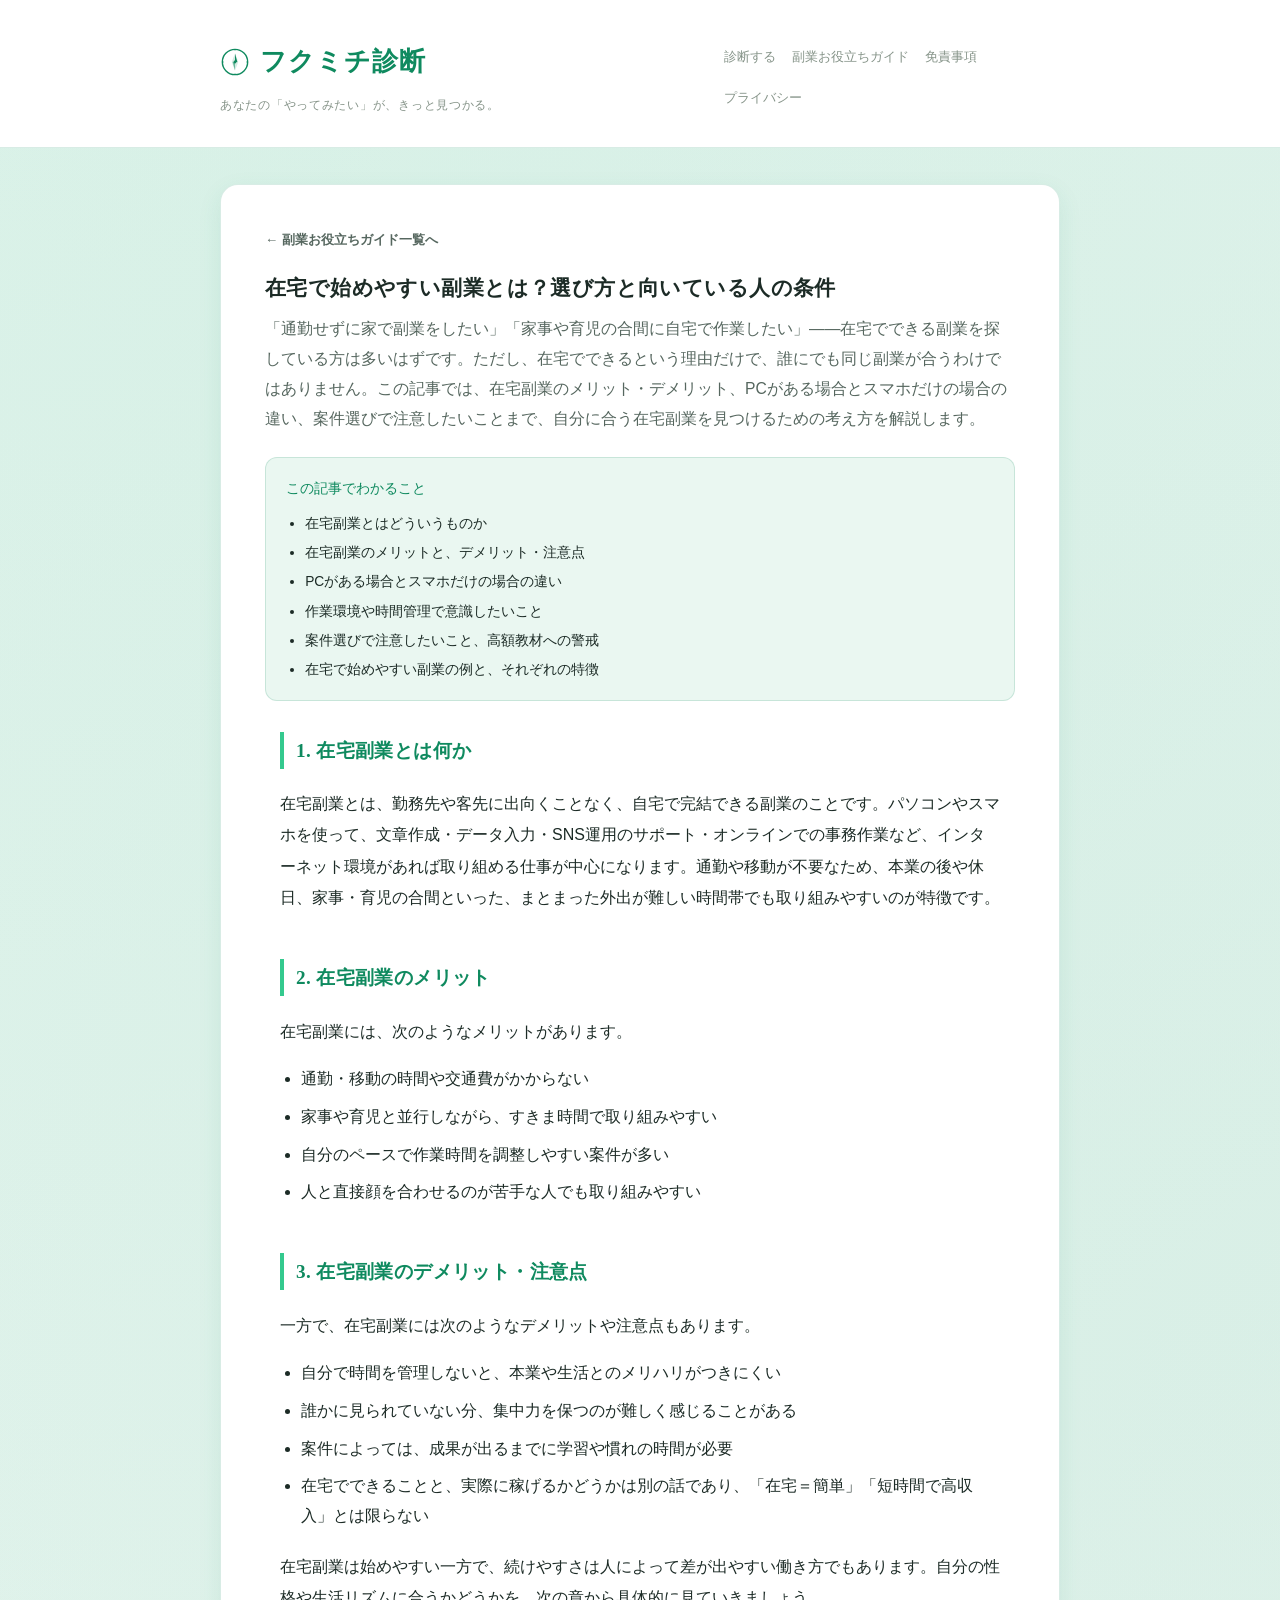
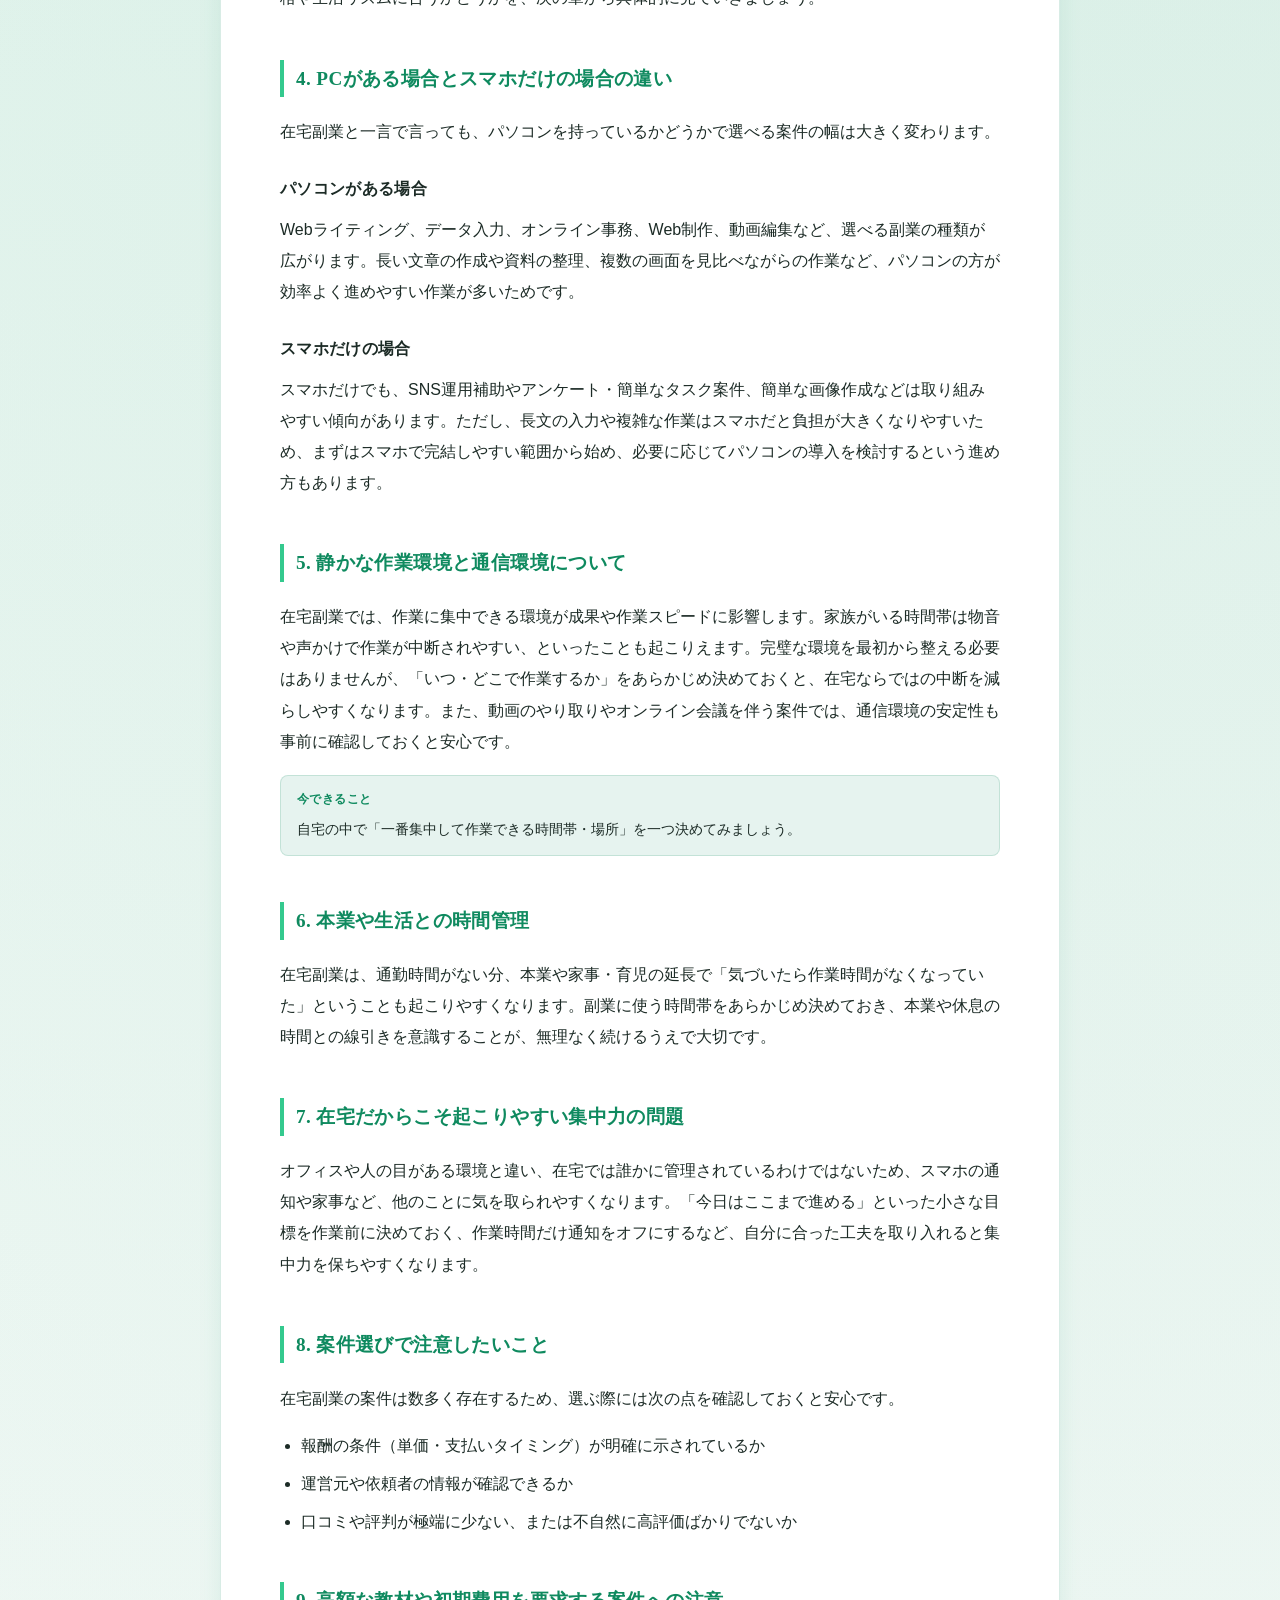
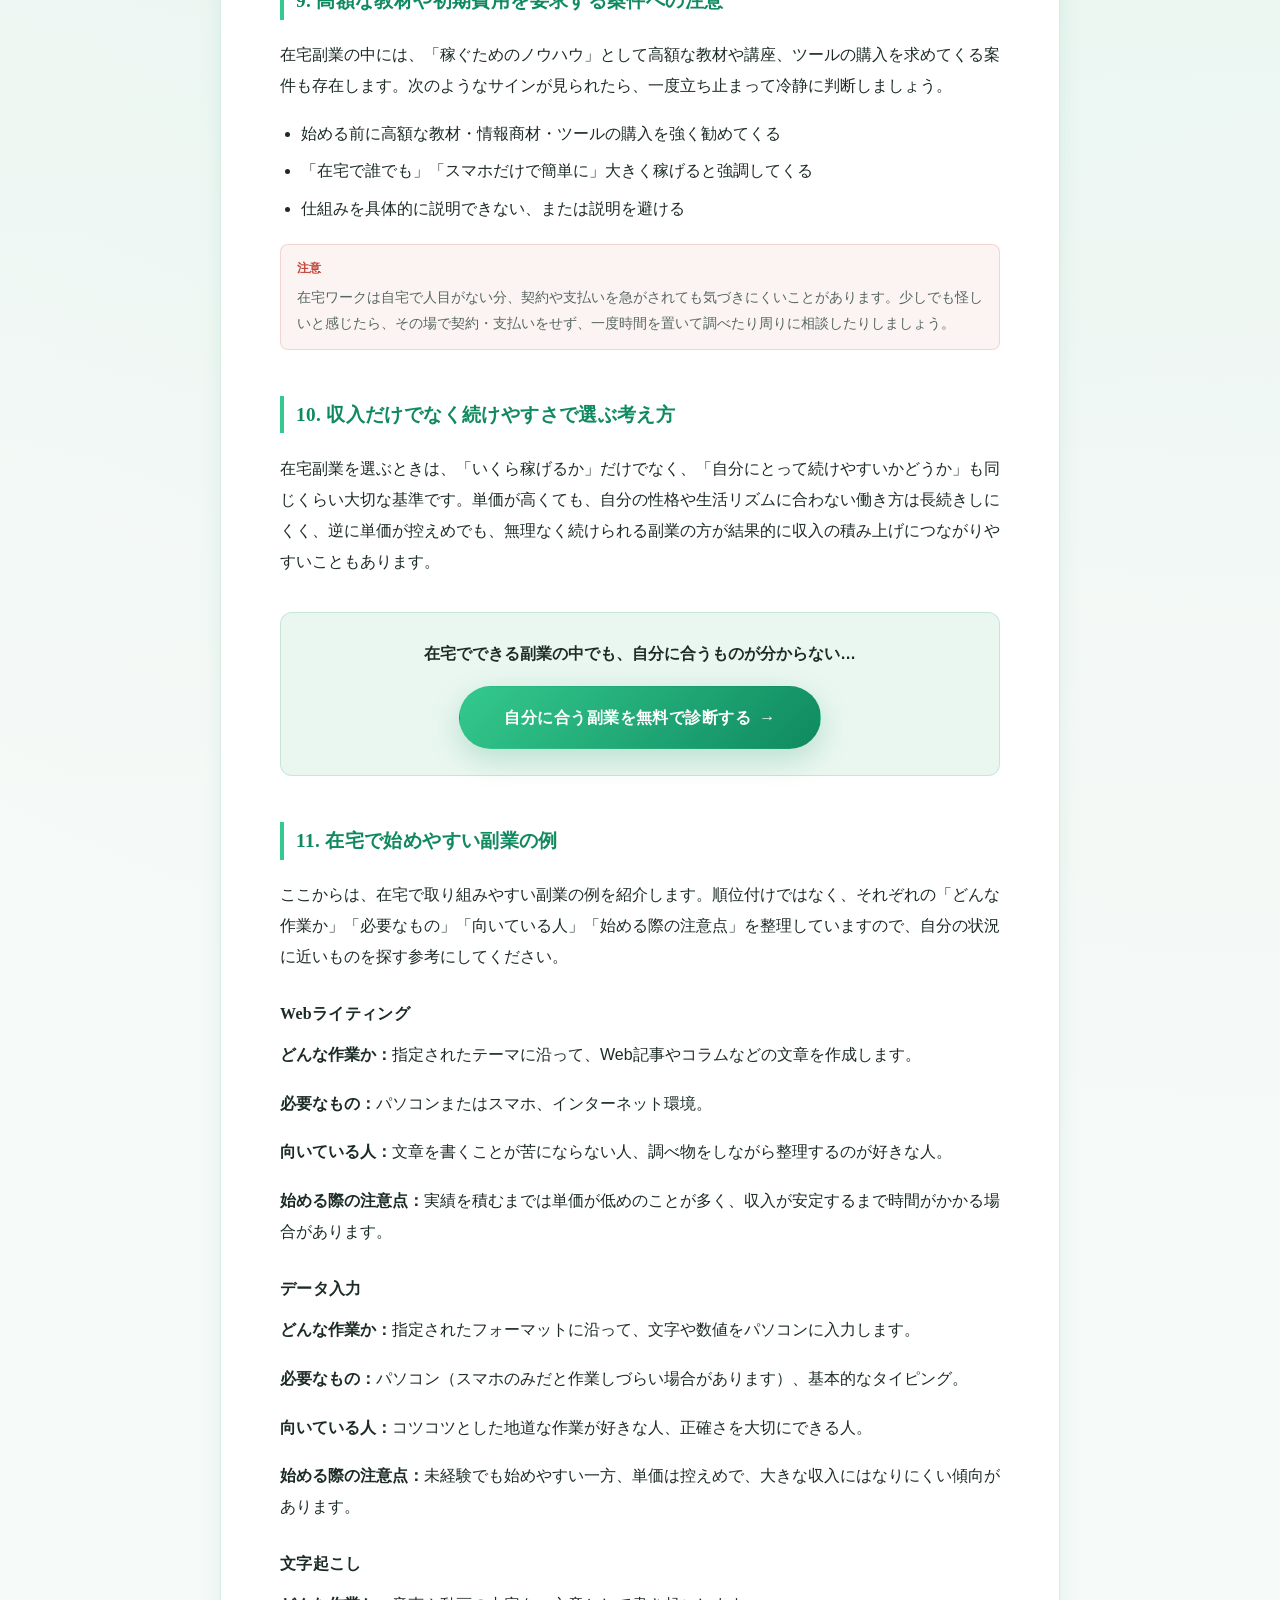
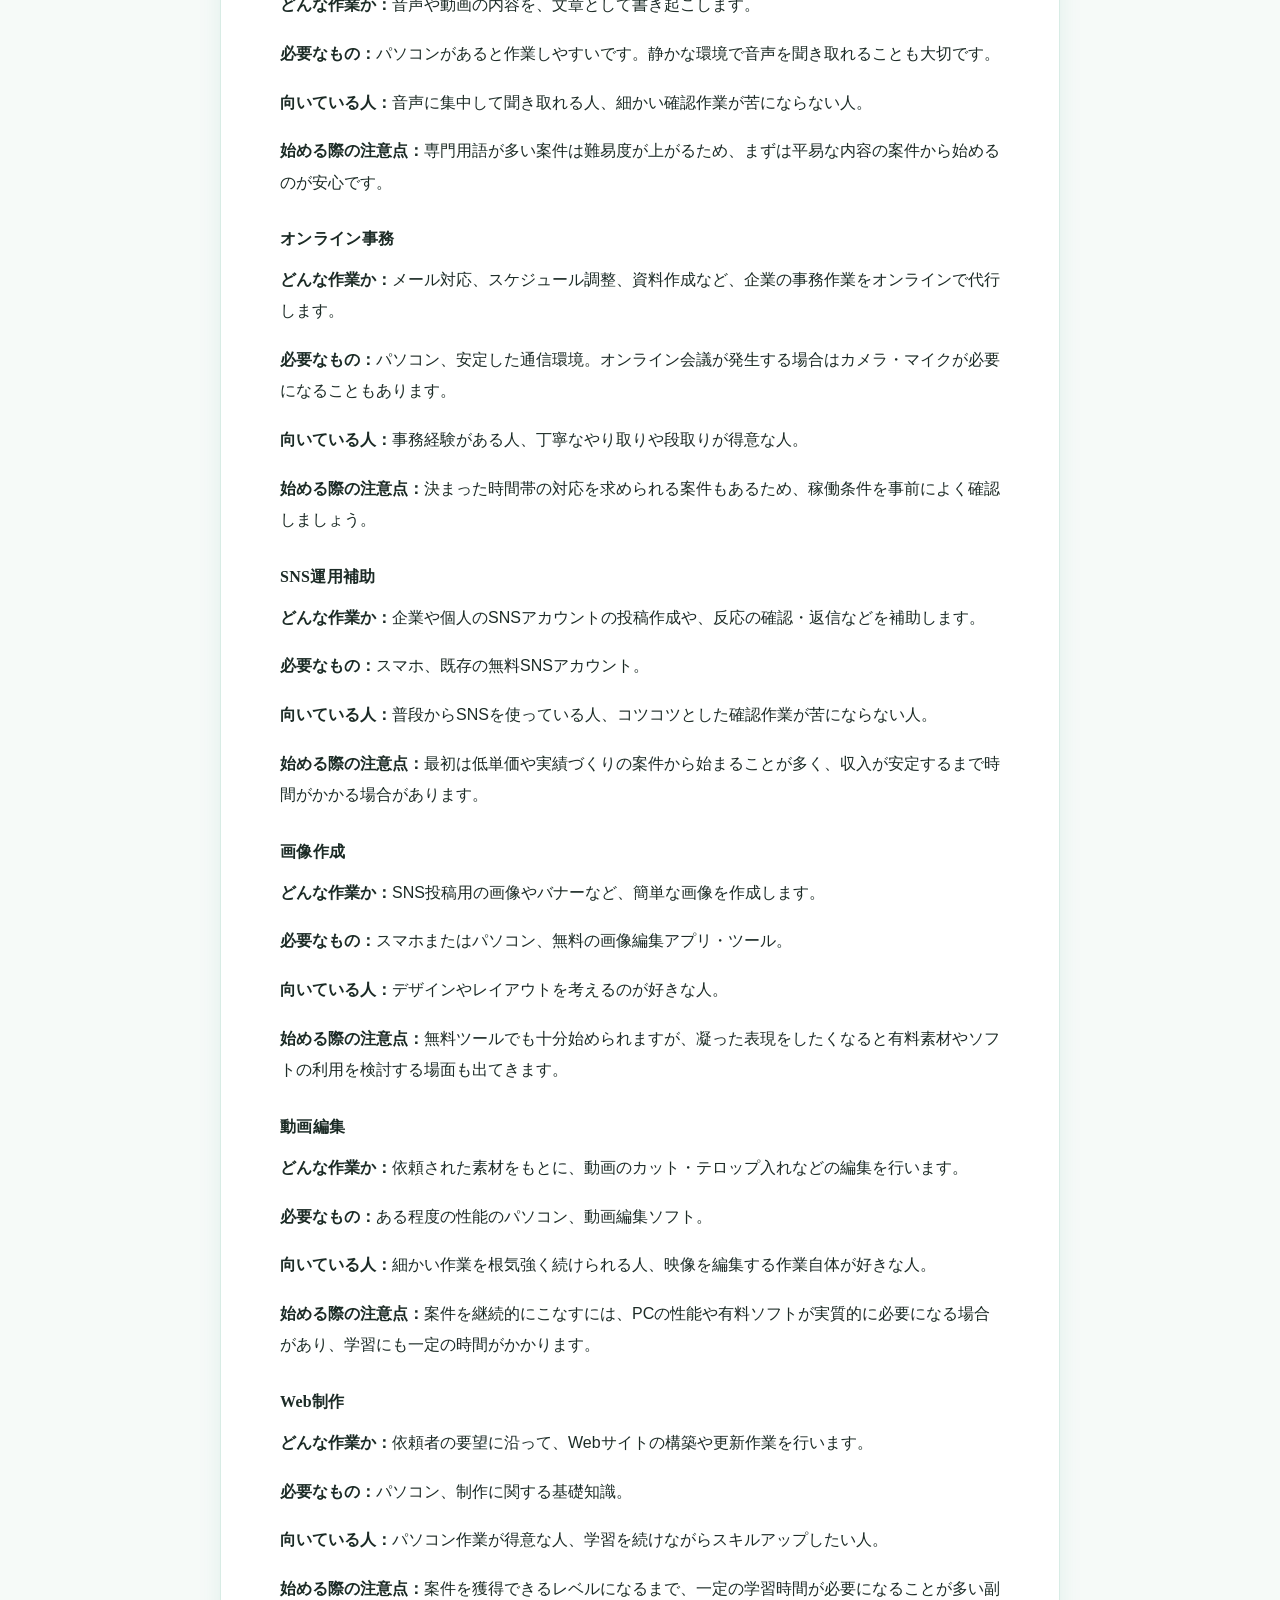
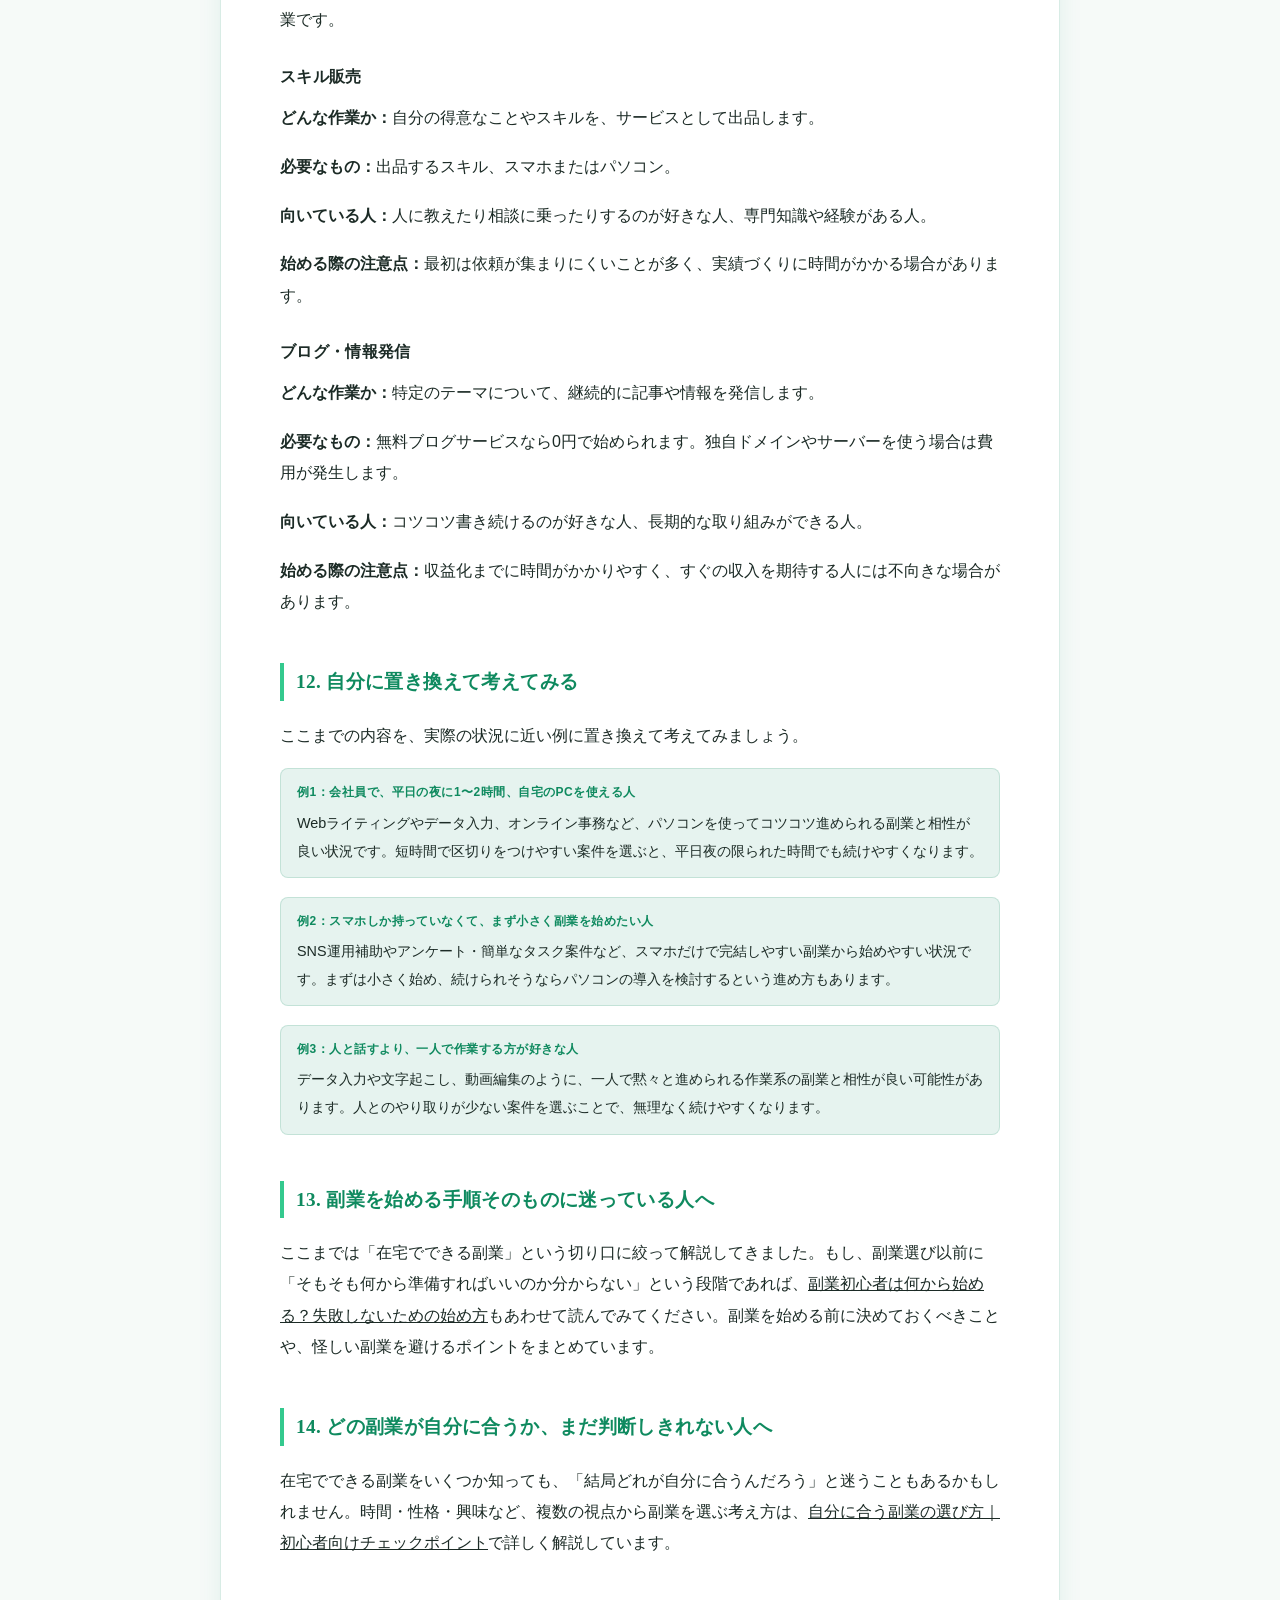
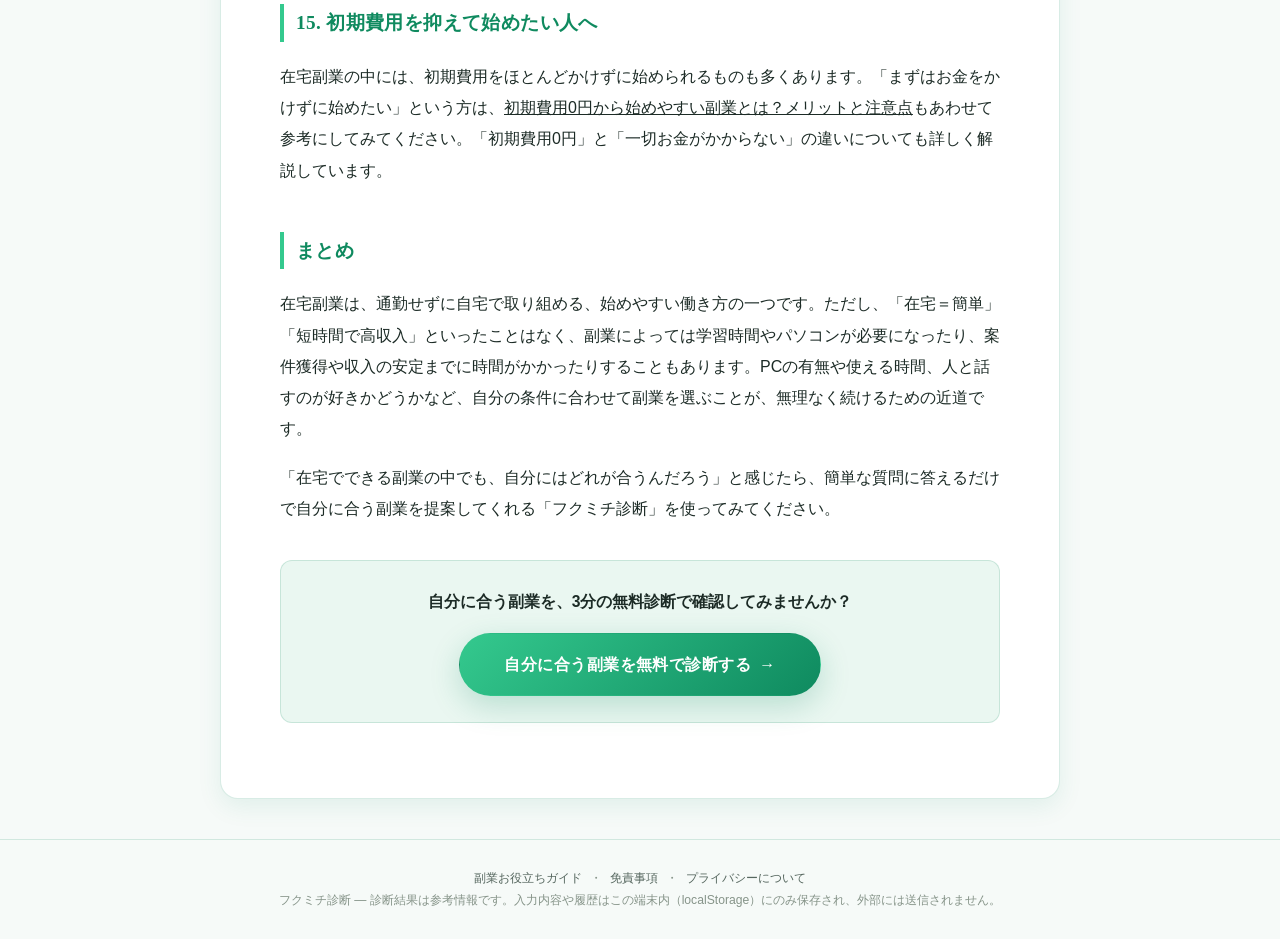
<file: articles/work-from-home-side-jobs-for-beginners.html>
<!DOCTYPE html>
<html lang="ja">
<head>
<meta charset="UTF-8">
<meta name="viewport" content="width=device-width, initial-scale=1.0">
<title>在宅で始めやすい副業とは？選び方と向いている人の条件｜フクミチ診断</title>
<meta name="description" content="家でできる副業を探している方へ。在宅副業のメリット・デメリット、PCありとスマホだけの違い、案件選びの注意点まで、自分に合う在宅副業を見つけるための考え方を解説します。">
<meta name="robots" content="index, follow">
<link rel="canonical" href="https://jin-builds.github.io/fukumichi-shindan/articles/work-from-home-side-jobs-for-beginners.html">

<meta property="og:type" content="article">
<meta property="og:site_name" content="フクミチ診断">
<meta property="og:title" content="在宅で始めやすい副業とは？選び方と向いている人の条件">
<meta property="og:description" content="家でできる副業を探している方へ。在宅副業のメリット・デメリット、PCありとスマホだけの違い、案件選びの注意点まで、自分に合う在宅副業を見つけるための考え方を解説します。">
<meta property="og:url" content="https://jin-builds.github.io/fukumichi-shindan/articles/work-from-home-side-jobs-for-beginners.html">
<meta property="og:image" content="https://jin-builds.github.io/fukumichi-shindan/fukumichi_header_light.jpg">

<meta name="twitter:card" content="summary_large_image">
<meta name="twitter:title" content="在宅で始めやすい副業とは？選び方と向いている人の条件">
<meta name="twitter:description" content="家でできる副業を探している方へ。在宅副業のメリット・デメリット、PCありとスマホだけの違い、案件選びの注意点まで、自分に合う在宅副業を見つけるための考え方を解説します。">
<meta name="twitter:image" content="https://jin-builds.github.io/fukumichi-shindan/fukumichi_header_light.jpg">

<link rel="icon" href="data:image/svg+xml,%3Csvg xmlns='http://www.w3.org/2000/svg' viewBox='0 0 64 64'%3E%3Crect width='64' height='64' rx='14' fill='%23ffffff'/%3E%3Ccircle cx='32' cy='32' r='22' fill='none' stroke='%230f8a5f' stroke-width='4'/%3E%3Cpolygon points='32,16 37,32 32,48 27,32' fill='%2334c98e'/%3E%3Ccircle cx='32' cy='32' r='3' fill='%230f8a5f'/%3E%3C/svg%3E">
<link rel="stylesheet" href="../style.css">

<script async src="https://www.googletagmanager.com/gtag/js?id=G-5N8QMQ60JV"></script>
<script>
  window.dataLayer = window.dataLayer || [];
  function gtag(){dataLayer.push(arguments);}
  gtag('js', new Date());
  gtag('config', 'G-5N8QMQ60JV');
</script>
</head>
<body>

<svg width="0" height="0" style="position:absolute" aria-hidden="true">
  <symbol id="icon-compass" viewBox="0 0 64 64">
    <circle cx="32" cy="32" r="27" fill="none" stroke="currentColor" stroke-width="3"/>
    <circle cx="32" cy="6" r="1.6" fill="currentColor"/>
    <circle cx="32" cy="58" r="1.6" fill="currentColor"/>
    <circle cx="6" cy="32" r="1.6" fill="currentColor"/>
    <circle cx="58" cy="32" r="1.6" fill="currentColor"/>
    <polygon points="32,14 39,32 32,50 25,32" fill="currentColor" opacity="0.18"/>
    <polygon points="32,14 37,32 32,32" fill="currentColor"/>
    <polygon points="32,50 27,32 32,32" fill="currentColor" opacity="0.55"/>
    <circle cx="32" cy="32" r="3" fill="currentColor"/>
  </symbol>
</svg>

<header class="site-header">
  <div class="container header-inner">
    <div class="brand">
      <svg class="icon-compass brand-icon" aria-hidden="true"><use href="#icon-compass"></use></svg>
      <span class="brand-mark">フクミチ診断</span>
      <span class="brand-sub">あなたの「やってみたい」が、きっと見つかる。</span>
    </div>
    <nav class="site-nav" aria-label="ページ内リンク">
      <a href="../index.html#diagnose">診断する</a>
      <a href="../index.html#articles">副業お役立ちガイド</a>
      <a href="../index.html#disclaimer">免責事項</a>
      <a href="../index.html#privacy">プライバシー</a>
    </nav>
  </div>
</header>

<main class="container">

  <article class="card">

    <a href="../index.html#articles" class="article-back">&larr; 副業お役立ちガイド一覧へ</a>

    <h1 class="section-title">在宅で始めやすい副業とは？選び方と向いている人の条件</h1>

    <p class="article-lede">
      「通勤せずに家で副業をしたい」「家事や育児の合間に自宅で作業したい」——在宅でできる副業を探している方は多いはずです。ただし、在宅でできるという理由だけで、誰にでも同じ副業が合うわけではありません。この記事では、在宅副業のメリット・デメリット、PCがある場合とスマホだけの場合の違い、案件選びで注意したいことまで、自分に合う在宅副業を見つけるための考え方を解説します。
    </p>

    <div class="article-summary">
      <p class="article-summary-title">この記事でわかること</p>
      <ul>
        <li>在宅副業とはどういうものか</li>
        <li>在宅副業のメリットと、デメリット・注意点</li>
        <li>PCがある場合とスマホだけの場合の違い</li>
        <li>作業環境や時間管理で意識したいこと</li>
        <li>案件選びで注意したいこと、高額教材への警戒</li>
        <li>在宅で始めやすい副業の例と、それぞれの特徴</li>
      </ul>
    </div>

    <div class="article-body">

      <h2>1. 在宅副業とは何か</h2>
      <p>
        在宅副業とは、勤務先や客先に出向くことなく、自宅で完結できる副業のことです。パソコンやスマホを使って、文章作成・データ入力・SNS運用のサポート・オンラインでの事務作業など、インターネット環境があれば取り組める仕事が中心になります。通勤や移動が不要なため、本業の後や休日、家事・育児の合間といった、まとまった外出が難しい時間帯でも取り組みやすいのが特徴です。
      </p>

      <h2>2. 在宅副業のメリット</h2>
      <p>
        在宅副業には、次のようなメリットがあります。
      </p>
      <ul>
        <li>通勤・移動の時間や交通費がかからない</li>
        <li>家事や育児と並行しながら、すきま時間で取り組みやすい</li>
        <li>自分のペースで作業時間を調整しやすい案件が多い</li>
        <li>人と直接顔を合わせるのが苦手な人でも取り組みやすい</li>
      </ul>

      <h2>3. 在宅副業のデメリット・注意点</h2>
      <p>
        一方で、在宅副業には次のようなデメリットや注意点もあります。
      </p>
      <ul>
        <li>自分で時間を管理しないと、本業や生活とのメリハリがつきにくい</li>
        <li>誰かに見られていない分、集中力を保つのが難しく感じることがある</li>
        <li>案件によっては、成果が出るまでに学習や慣れの時間が必要</li>
        <li>在宅でできることと、実際に稼げるかどうかは別の話であり、「在宅＝簡単」「短時間で高収入」とは限らない</li>
      </ul>
      <p>
        在宅副業は始めやすい一方で、続けやすさは人によって差が出やすい働き方でもあります。自分の性格や生活リズムに合うかどうかを、次の章から具体的に見ていきましょう。
      </p>

      <h2>4. PCがある場合とスマホだけの場合の違い</h2>
      <p>
        在宅副業と一言で言っても、パソコンを持っているかどうかで選べる案件の幅は大きく変わります。
      </p>

      <h3>パソコンがある場合</h3>
      <p>
        Webライティング、データ入力、オンライン事務、Web制作、動画編集など、選べる副業の種類が広がります。長い文章の作成や資料の整理、複数の画面を見比べながらの作業など、パソコンの方が効率よく進めやすい作業が多いためです。
      </p>

      <h3>スマホだけの場合</h3>
      <p>
        スマホだけでも、SNS運用補助やアンケート・簡単なタスク案件、簡単な画像作成などは取り組みやすい傾向があります。ただし、長文の入力や複雑な作業はスマホだと負担が大きくなりやすいため、まずはスマホで完結しやすい範囲から始め、必要に応じてパソコンの導入を検討するという進め方もあります。
      </p>

      <h2>5. 静かな作業環境と通信環境について</h2>
      <p>
        在宅副業では、作業に集中できる環境が成果や作業スピードに影響します。家族がいる時間帯は物音や声かけで作業が中断されやすい、といったことも起こりえます。完璧な環境を最初から整える必要はありませんが、「いつ・どこで作業するか」をあらかじめ決めておくと、在宅ならではの中断を減らしやすくなります。また、動画のやり取りやオンライン会議を伴う案件では、通信環境の安定性も事前に確認しておくと安心です。
      </p>
      <div class="article-action">
        <strong>今できること</strong>
        自宅の中で「一番集中して作業できる時間帯・場所」を一つ決めてみましょう。
      </div>

      <h2>6. 本業や生活との時間管理</h2>
      <p>
        在宅副業は、通勤時間がない分、本業や家事・育児の延長で「気づいたら作業時間がなくなっていた」ということも起こりやすくなります。副業に使う時間帯をあらかじめ決めておき、本業や休息の時間との線引きを意識することが、無理なく続けるうえで大切です。
      </p>

      <h2>7. 在宅だからこそ起こりやすい集中力の問題</h2>
      <p>
        オフィスや人の目がある環境と違い、在宅では誰かに管理されているわけではないため、スマホの通知や家事など、他のことに気を取られやすくなります。「今日はここまで進める」といった小さな目標を作業前に決めておく、作業時間だけ通知をオフにするなど、自分に合った工夫を取り入れると集中力を保ちやすくなります。
      </p>

      <h2>8. 案件選びで注意したいこと</h2>
      <p>
        在宅副業の案件は数多く存在するため、選ぶ際には次の点を確認しておくと安心です。
      </p>
      <ul>
        <li>報酬の条件（単価・支払いタイミング）が明確に示されているか</li>
        <li>運営元や依頼者の情報が確認できるか</li>
        <li>口コミや評判が極端に少ない、または不自然に高評価ばかりでないか</li>
      </ul>

      <h2>9. 高額な教材や初期費用を要求する案件への注意</h2>
      <p>
        在宅副業の中には、「稼ぐためのノウハウ」として高額な教材や講座、ツールの購入を求めてくる案件も存在します。次のようなサインが見られたら、一度立ち止まって冷静に判断しましょう。
      </p>
      <ul>
        <li>始める前に高額な教材・情報商材・ツールの購入を強く勧めてくる</li>
        <li>「在宅で誰でも」「スマホだけで簡単に」大きく稼げると強調してくる</li>
        <li>仕組みを具体的に説明できない、または説明を避ける</li>
      </ul>
      <div class="article-warning">
        <strong>注意</strong>
        在宅ワークは自宅で人目がない分、契約や支払いを急がされても気づきにくいことがあります。少しでも怪しいと感じたら、その場で契約・支払いをせず、一度時間を置いて調べたり周りに相談したりしましょう。
      </div>

      <h2>10. 収入だけでなく続けやすさで選ぶ考え方</h2>
      <p>
        在宅副業を選ぶときは、「いくら稼げるか」だけでなく、「自分にとって続けやすいかどうか」も同じくらい大切な基準です。単価が高くても、自分の性格や生活リズムに合わない働き方は長続きしにくく、逆に単価が控えめでも、無理なく続けられる副業の方が結果的に収入の積み上げにつながりやすいこともあります。
      </p>

      <div class="article-cta">
        <p>在宅でできる副業の中でも、自分に合うものが分からない…</p>
        <a href="../index.html#diagnose" class="btn btn-primary btn-large">自分に合う副業を無料で診断する <span aria-hidden="true">→</span></a>
      </div>

      <h2>11. 在宅で始めやすい副業の例</h2>
      <p>
        ここからは、在宅で取り組みやすい副業の例を紹介します。順位付けではなく、それぞれの「どんな作業か」「必要なもの」「向いている人」「始める際の注意点」を整理していますので、自分の状況に近いものを探す参考にしてください。
      </p>

      <h3>Webライティング</h3>
      <p><strong>どんな作業か：</strong>指定されたテーマに沿って、Web記事やコラムなどの文章を作成します。</p>
      <p><strong>必要なもの：</strong>パソコンまたはスマホ、インターネット環境。</p>
      <p><strong>向いている人：</strong>文章を書くことが苦にならない人、調べ物をしながら整理するのが好きな人。</p>
      <p><strong>始める際の注意点：</strong>実績を積むまでは単価が低めのことが多く、収入が安定するまで時間がかかる場合があります。</p>

      <h3>データ入力</h3>
      <p><strong>どんな作業か：</strong>指定されたフォーマットに沿って、文字や数値をパソコンに入力します。</p>
      <p><strong>必要なもの：</strong>パソコン（スマホのみだと作業しづらい場合があります）、基本的なタイピング。</p>
      <p><strong>向いている人：</strong>コツコツとした地道な作業が好きな人、正確さを大切にできる人。</p>
      <p><strong>始める際の注意点：</strong>未経験でも始めやすい一方、単価は控えめで、大きな収入にはなりにくい傾向があります。</p>

      <h3>文字起こし</h3>
      <p><strong>どんな作業か：</strong>音声や動画の内容を、文章として書き起こします。</p>
      <p><strong>必要なもの：</strong>パソコンがあると作業しやすいです。静かな環境で音声を聞き取れることも大切です。</p>
      <p><strong>向いている人：</strong>音声に集中して聞き取れる人、細かい確認作業が苦にならない人。</p>
      <p><strong>始める際の注意点：</strong>専門用語が多い案件は難易度が上がるため、まずは平易な内容の案件から始めるのが安心です。</p>

      <h3>オンライン事務</h3>
      <p><strong>どんな作業か：</strong>メール対応、スケジュール調整、資料作成など、企業の事務作業をオンラインで代行します。</p>
      <p><strong>必要なもの：</strong>パソコン、安定した通信環境。オンライン会議が発生する場合はカメラ・マイクが必要になることもあります。</p>
      <p><strong>向いている人：</strong>事務経験がある人、丁寧なやり取りや段取りが得意な人。</p>
      <p><strong>始める際の注意点：</strong>決まった時間帯の対応を求められる案件もあるため、稼働条件を事前によく確認しましょう。</p>

      <h3>SNS運用補助</h3>
      <p><strong>どんな作業か：</strong>企業や個人のSNSアカウントの投稿作成や、反応の確認・返信などを補助します。</p>
      <p><strong>必要なもの：</strong>スマホ、既存の無料SNSアカウント。</p>
      <p><strong>向いている人：</strong>普段からSNSを使っている人、コツコツとした確認作業が苦にならない人。</p>
      <p><strong>始める際の注意点：</strong>最初は低単価や実績づくりの案件から始まることが多く、収入が安定するまで時間がかかる場合があります。</p>

      <h3>画像作成</h3>
      <p><strong>どんな作業か：</strong>SNS投稿用の画像やバナーなど、簡単な画像を作成します。</p>
      <p><strong>必要なもの：</strong>スマホまたはパソコン、無料の画像編集アプリ・ツール。</p>
      <p><strong>向いている人：</strong>デザインやレイアウトを考えるのが好きな人。</p>
      <p><strong>始める際の注意点：</strong>無料ツールでも十分始められますが、凝った表現をしたくなると有料素材やソフトの利用を検討する場面も出てきます。</p>

      <h3>動画編集</h3>
      <p><strong>どんな作業か：</strong>依頼された素材をもとに、動画のカット・テロップ入れなどの編集を行います。</p>
      <p><strong>必要なもの：</strong>ある程度の性能のパソコン、動画編集ソフト。</p>
      <p><strong>向いている人：</strong>細かい作業を根気強く続けられる人、映像を編集する作業自体が好きな人。</p>
      <p><strong>始める際の注意点：</strong>案件を継続的にこなすには、PCの性能や有料ソフトが実質的に必要になる場合があり、学習にも一定の時間がかかります。</p>

      <h3>Web制作</h3>
      <p><strong>どんな作業か：</strong>依頼者の要望に沿って、Webサイトの構築や更新作業を行います。</p>
      <p><strong>必要なもの：</strong>パソコン、制作に関する基礎知識。</p>
      <p><strong>向いている人：</strong>パソコン作業が得意な人、学習を続けながらスキルアップしたい人。</p>
      <p><strong>始める際の注意点：</strong>案件を獲得できるレベルになるまで、一定の学習時間が必要になることが多い副業です。</p>

      <h3>スキル販売</h3>
      <p><strong>どんな作業か：</strong>自分の得意なことやスキルを、サービスとして出品します。</p>
      <p><strong>必要なもの：</strong>出品するスキル、スマホまたはパソコン。</p>
      <p><strong>向いている人：</strong>人に教えたり相談に乗ったりするのが好きな人、専門知識や経験がある人。</p>
      <p><strong>始める際の注意点：</strong>最初は依頼が集まりにくいことが多く、実績づくりに時間がかかる場合があります。</p>

      <h3>ブログ・情報発信</h3>
      <p><strong>どんな作業か：</strong>特定のテーマについて、継続的に記事や情報を発信します。</p>
      <p><strong>必要なもの：</strong>無料ブログサービスなら0円で始められます。独自ドメインやサーバーを使う場合は費用が発生します。</p>
      <p><strong>向いている人：</strong>コツコツ書き続けるのが好きな人、長期的な取り組みができる人。</p>
      <p><strong>始める際の注意点：</strong>収益化までに時間がかかりやすく、すぐの収入を期待する人には不向きな場合があります。</p>

      <h2>12. 自分に置き換えて考えてみる</h2>
      <p>
        ここまでの内容を、実際の状況に近い例に置き換えて考えてみましょう。
      </p>
      <div class="article-action">
        <strong>例1：会社員で、平日の夜に1〜2時間、自宅のPCを使える人</strong>
        Webライティングやデータ入力、オンライン事務など、パソコンを使ってコツコツ進められる副業と相性が良い状況です。短時間で区切りをつけやすい案件を選ぶと、平日夜の限られた時間でも続けやすくなります。
      </div>
      <div class="article-action">
        <strong>例2：スマホしか持っていなくて、まず小さく副業を始めたい人</strong>
        SNS運用補助やアンケート・簡単なタスク案件など、スマホだけで完結しやすい副業から始めやすい状況です。まずは小さく始め、続けられそうならパソコンの導入を検討するという進め方もあります。
      </div>
      <div class="article-action">
        <strong>例3：人と話すより、一人で作業する方が好きな人</strong>
        データ入力や文字起こし、動画編集のように、一人で黙々と進められる作業系の副業と相性が良い可能性があります。人とのやり取りが少ない案件を選ぶことで、無理なく続けやすくなります。
      </div>

      <h2>13. 副業を始める手順そのものに迷っている人へ</h2>
      <p>
        ここまでは「在宅でできる副業」という切り口に絞って解説してきました。もし、副業選び以前に「そもそも何から準備すればいいのか分からない」という段階であれば、<a href="how-to-start-side-job-for-beginners.html">副業初心者は何から始める？失敗しないための始め方</a>もあわせて読んでみてください。副業を始める前に決めておくべきことや、怪しい副業を避けるポイントをまとめています。
      </p>

      <h2>14. どの副業が自分に合うか、まだ判断しきれない人へ</h2>
      <p>
        在宅でできる副業をいくつか知っても、「結局どれが自分に合うんだろう」と迷うこともあるかもしれません。時間・性格・興味など、複数の視点から副業を選ぶ考え方は、<a href="how-to-choose-the-right-side-job.html">自分に合う副業の選び方｜初心者向けチェックポイント</a>で詳しく解説しています。
      </p>

      <h2>15. 初期費用を抑えて始めたい人へ</h2>
      <p>
        在宅副業の中には、初期費用をほとんどかけずに始められるものも多くあります。「まずはお金をかけずに始めたい」という方は、<a href="side-jobs-with-zero-startup-cost.html">初期費用0円から始めやすい副業とは？メリットと注意点</a>もあわせて参考にしてみてください。「初期費用0円」と「一切お金がかからない」の違いについても詳しく解説しています。
      </p>

      <h2>まとめ</h2>
      <p>
        在宅副業は、通勤せずに自宅で取り組める、始めやすい働き方の一つです。ただし、「在宅＝簡単」「短時間で高収入」といったことはなく、副業によっては学習時間やパソコンが必要になったり、案件獲得や収入の安定までに時間がかかったりすることもあります。PCの有無や使える時間、人と話すのが好きかどうかなど、自分の条件に合わせて副業を選ぶことが、無理なく続けるための近道です。
      </p>
      <p>
        「在宅でできる副業の中でも、自分にはどれが合うんだろう」と感じたら、簡単な質問に答えるだけで自分に合う副業を提案してくれる「フクミチ診断」を使ってみてください。
      </p>

      <div class="article-cta">
        <p>自分に合う副業を、3分の無料診断で確認してみませんか？</p>
        <a href="../index.html#diagnose" class="btn btn-primary btn-large">自分に合う副業を無料で診断する <span aria-hidden="true">→</span></a>
      </div>

    </div>

  </article>

</main>

<footer class="site-footer">
  <div class="container">
    <p class="footer-links"><a href="../index.html#articles">副業お役立ちガイド</a><span aria-hidden="true">・</span><a href="../index.html#disclaimer">免責事項</a><span aria-hidden="true">・</span><a href="../index.html#privacy">プライバシーについて</a></p>
    <p>フクミチ診断 &mdash; 診断結果は参考情報です。入力内容や履歴はこの端末内（localStorage）にのみ保存され、外部には送信されません。</p>
  </div>
</footer>

<button type="button" id="back-to-top" class="back-to-top" aria-label="ページ上部へ戻る" tabindex="-1">
  <span aria-hidden="true">↑</span> TOP
</button>

<script>
(function () {
  "use strict";
  var btn = document.getElementById("back-to-top");
  if (!btn) return;
  function update() {
    var show = window.scrollY > 400;
    btn.classList.toggle("visible", show);
    btn.setAttribute("tabindex", show ? "0" : "-1");
  }
  window.addEventListener("scroll", update, { passive: true });
  btn.addEventListener("click", function () {
    window.scrollTo({ top: 0, behavior: "smooth" });
  });
  update();
})();
</script>
</body>
</html>
</file>
<file: style.css>
/* ==========================================================
   フクミチ診断 — base styles
   白ベース × グリーンエメラルドの、明るく前向きで信頼感のある配色
   ========================================================== */

:root {
  --bg: #f6faf8;
  --surface: #ffffff;
  --surface-raised: #eaf7f1;
  --border: rgba(15, 138, 95, 0.16);
  --border-strong: rgba(15, 138, 95, 0.4);
  --accent: #0f8a5f;
  --accent-light: #34c98e;
  --accent-dim: rgba(15, 138, 95, 0.1);
  --star: #e9a23b;
  --star-dim: #dbe6e0;
  --text: #1c2b26;
  --text-muted: #56675f;
  --text-faint: #869489;
  --danger: #c0453a;
  --success: #1f9d55;
  --radius-lg: 18px;
  --radius-md: 12px;
  --radius-sm: 8px;
  --shadow-lg: 0 24px 60px rgba(15, 138, 95, 0.16);
  --shadow-sm: 0 8px 24px rgba(15, 138, 95, 0.09);
  --serif: "Hiragino Mincho ProN", "Yu Mincho", "Noto Serif JP", "Times New Roman", serif;
  --sans: "Hiragino Kaku Gothic ProN", "Yu Gothic", "Noto Sans JP", "Segoe UI", sans-serif;
  color-scheme: light;
}

* { box-sizing: border-box; }

.visually-hidden {
  position: absolute;
  width: 1px;
  height: 1px;
  padding: 0;
  margin: -1px;
  overflow: hidden;
  clip: rect(0, 0, 0, 0);
  white-space: nowrap;
  border: 0;
}

html, body {
  margin: 0;
  padding: 0;
  background: var(--bg);
  color: var(--text);
}

body {
  font-family: var(--sans);
  line-height: 1.75;
  -webkit-font-smoothing: antialiased;
  background:
    radial-gradient(circle at 15% 0%, rgba(52,201,142,0.12), transparent 45%),
    radial-gradient(circle at 100% 15%, rgba(15,138,95,0.07), transparent 40%),
    var(--bg);
}

.icon-compass {
  width: 1em;
  height: 1em;
  fill: none;
  color: var(--accent);
}

.container {
  max-width: 880px;
  margin: 0 auto;
  padding-inline: 20px;
}

h1, h2, h3 {
  font-family: var(--serif);
  font-weight: 600;
  letter-spacing: 0.02em;
  color: var(--text);
  margin: 0;
}

a { color: inherit; }

/* ---------- Header ---------- */

.site-header {
  padding-block: 40px 28px;
  border-bottom: 1px solid var(--border);
  background: #ffffff;
}

.header-inner {
  display: flex;
  flex-direction: column;
  gap: 14px;
}

@media (min-width: 780px) {
  .header-inner {
    flex-direction: row;
    align-items: center;
    justify-content: space-between;
    gap: 24px;
  }
  .header-inner .site-nav { margin-top: 0; }
}

.brand {
  display: flex;
  align-items: center;
  gap: 10px;
  flex-wrap: wrap;
}

.brand-icon {
  width: 30px;
  height: 30px;
  flex-shrink: 0;
}

.brand-mark {
  font-family: var(--serif);
  font-size: 1.6rem;
  font-weight: 700;
  letter-spacing: 0.04em;
  color: var(--accent);
}

.brand-sub {
  font-size: 0.75rem;
  letter-spacing: 0.06em;
  color: var(--text-faint);
  align-self: flex-end;
  padding-bottom: 3px;
}

.header-lede {
  margin: 4px 0 0;
  color: var(--text-muted);
  font-size: 0.92rem;
}

.site-nav {
  display: flex;
  flex-wrap: wrap;
  gap: 16px;
  margin-top: 14px;
}

.site-nav a {
  font-size: 0.8rem;
  color: var(--text-faint);
  text-decoration: none;
  border-bottom: 1px solid transparent;
  padding-bottom: 2px;
  transition: color 0.15s ease, border-color 0.15s ease;
}

.site-nav a:hover {
  color: var(--accent);
  border-color: var(--border-strong);
}

/* ---------- Header CTA ---------- */

.header-cta {
  white-space: nowrap;
}

@media (max-width: 780px) {
  .header-cta { display: none; }
}

/* ---------- Brand visual (real header / diagnosis images) ---------- */

.brand-visual {
  width: 100%;
  max-width: 1600px;
  margin: 0 auto;
  line-height: 0;
}

.brand-visual-img {
  display: block;
  width: 100%;
  height: auto;
}

.diagnosis-visual {
  position: relative;
}

.diagnosis-cta-hotspot {
  position: absolute;
  left: 30%;
  top: 85.5%;
  width: 39%;
  height: 10.5%;
  padding: 0;
  margin: 0;
  background: transparent;
  border: none;
  border-radius: 999px;
  cursor: pointer;
  -webkit-tap-highlight-color: transparent;
}

.diagnosis-cta-hotspot:hover,
.diagnosis-cta-hotspot:focus-visible {
  outline: 2px solid #ffffff;
  outline-offset: -3px;
}

main.container {
  padding-top: 36px;
}

/* ---------- Buttons ---------- */

.btn {
  display: inline-flex;
  align-items: center;
  justify-content: center;
  gap: 8px;
  font-family: var(--sans);
  font-size: 0.92rem;
  font-weight: 600;
  letter-spacing: 0.03em;
  padding: 13px 30px;
  border-radius: 999px;
  border: 1px solid transparent;
  cursor: pointer;
  transition: transform 0.15s ease, box-shadow 0.15s ease, background 0.15s ease, border-color 0.15s ease;
  text-decoration: none;
}

.btn-primary {
  background: linear-gradient(135deg, var(--accent-light), var(--accent));
  color: #ffffff;
  box-shadow: 0 10px 30px rgba(15, 138, 95, 0.22);
}

.btn-primary:hover {
  transform: translateY(-1px);
  box-shadow: 0 14px 36px rgba(15, 138, 95, 0.3);
}

.btn-large {
  padding: 15px 44px;
  font-size: 1rem;
  width: 100%;
}

@media (min-width: 560px) {
  .btn-large { width: auto; }
}

.btn-ghost {
  background: transparent;
  color: var(--text-muted);
  border-color: var(--border);
}

.btn-ghost:hover {
  color: var(--accent);
  border-color: var(--border-strong);
}

.btn-small {
  padding: 8px 18px;
  font-size: 0.8rem;
}

.btn-outline {
  background: transparent;
  color: var(--accent);
  border-color: var(--border-strong);
  padding: 8px 18px;
  font-size: 0.8rem;
}

.btn-outline:hover {
  background: var(--accent-dim);
}

/* ---------- Cards / Sections ---------- */

.card,
.results-section,
.history-section {
  background: var(--surface);
  border: 1px solid var(--border);
  border-radius: var(--radius-lg);
  padding: 32px 24px;
  margin-bottom: 28px;
  box-shadow: var(--shadow-sm);
}

@media (min-width: 640px) {
  .card, .results-section, .history-section {
    padding: 40px 44px;
  }
}

.section-title {
  font-size: 1.3rem;
  margin-bottom: 8px;
}

.section-desc {
  color: var(--text-muted);
  font-size: 0.88rem;
  margin: 0 0 28px;
}

/* ---------- Form ---------- */

.field-block {
  border: none;
  padding: 0;
  margin: 0 0 30px;
}

.field-block legend {
  font-family: var(--serif);
  font-size: 1rem;
  color: var(--accent);
  padding: 0 0 14px;
  width: 100%;
}

.option-grid {
  display: flex;
  flex-wrap: wrap;
  gap: 10px;
}

.option-pill {
  position: relative;
}

.option-pill input {
  position: absolute;
  opacity: 0;
  width: 1px;
  height: 1px;
  pointer-events: none;
}

.option-pill span {
  display: inline-flex;
  align-items: center;
  padding: 10px 18px;
  border-radius: 999px;
  border: 1px solid var(--border);
  background: var(--surface-raised);
  color: var(--text-muted);
  font-size: 0.85rem;
  cursor: pointer;
  transition: all 0.15s ease;
  user-select: none;
}

.option-pill input:hover + span {
  border-color: var(--border-strong);
  color: var(--text);
}

.option-pill input:checked + span {
  background: linear-gradient(135deg, var(--accent-dim), rgba(79, 143, 209, 0.22));
  border-color: var(--accent-light);
  color: var(--accent);
  font-weight: 600;
}

.option-pill input:focus-visible + span {
  outline: 2px solid var(--accent-light);
  outline-offset: 2px;
}

.field-error {
  display: none;
  color: var(--danger);
  font-size: 0.78rem;
  margin: 10px 0 0;
}

.field-desc {
  color: var(--text-faint);
  font-size: 0.78rem;
  margin: 10px 0 0;
}

.field-block.has-error .field-error {
  display: block;
}

.field-block.has-error legend {
  color: var(--danger);
}

.form-actions {
  margin-top: 36px;
  text-align: center;
}

/* ---------- Results ---------- */

.results-section {
  scroll-margin-top: 24px;
}

.legend-box {
  background: var(--surface-raised);
  border: 1px solid var(--border);
  border-radius: var(--radius-md);
  padding: 18px 20px;
  margin-bottom: 28px;
}

.legend-title {
  margin: 0 0 12px;
  font-family: var(--serif);
  font-size: 0.9rem;
  color: var(--accent);
}

.legend-list {
  margin: 0;
  display: grid;
  grid-template-columns: 1fr;
  gap: 10px;
}

@media (min-width: 640px) {
  .legend-list { grid-template-columns: 1fr 1fr; }
}

.legend-list dt {
  font-size: 0.78rem;
  font-weight: 700;
  color: var(--text);
  margin-bottom: 2px;
}

.legend-list dd {
  margin: 0;
  font-size: 0.78rem;
  color: var(--text-muted);
  line-height: 1.6;
}

.result-cards {
  display: grid;
  grid-template-columns: 1fr;
  gap: 18px;
  margin-bottom: 36px;
}

@media (min-width: 720px) {
  .result-cards {
    grid-template-columns: repeat(3, 1fr);
  }
}

.result-card {
  background: var(--surface);
  border: 1px solid var(--border);
  border-radius: var(--radius-md);
  padding: 24px 20px;
  display: flex;
  flex-direction: column;
  gap: 14px;
  position: relative;
  box-shadow: var(--shadow-sm);
  transition: border-color 0.15s ease;
}

.result-card.rank-1 {
  border-color: var(--border-strong);
  box-shadow: 0 0 0 1px var(--accent-dim), var(--shadow-sm);
}

.result-rank {
  position: absolute;
  top: -12px;
  left: 20px;
  background: linear-gradient(135deg, var(--accent-light), var(--accent));
  color: #ffffff;
  font-size: 0.72rem;
  font-weight: 700;
  padding: 4px 12px;
  border-radius: 999px;
  letter-spacing: 0.04em;
}

.result-name {
  font-family: var(--serif);
  font-size: 1.15rem;
  margin-top: 8px;
  color: var(--accent);
}

.result-stars {
  color: var(--star);
  font-size: 0.95rem;
  letter-spacing: 2px;
}

.result-stars .dim { color: var(--star-dim); }

.result-desc {
  font-size: 0.85rem;
  color: var(--text-muted);
  margin: 0;
}

.result-reason {
  font-size: 0.83rem;
  color: var(--text);
  background: var(--accent-dim);
  border: 1px solid var(--border);
  border-radius: var(--radius-sm);
  padding: 10px 12px;
  margin: 0;
  line-height: 1.7;
}

.result-reason strong {
  color: var(--accent);
  font-size: 0.75rem;
  letter-spacing: 0.04em;
}

.result-meta {
  display: flex;
  flex-direction: column;
  gap: 8px;
  font-size: 0.82rem;
  border-top: 1px solid var(--border);
  padding-top: 14px;
}

.result-meta-row {
  display: flex;
  flex-direction: column;
  gap: 2px;
}

.result-meta-label {
  color: var(--text-faint);
}

.result-meta-value {
  color: var(--text);
  font-weight: 600;
  line-height: 1.5;
}

.result-pointers {
  display: flex;
  flex-direction: column;
  gap: 10px;
  border-top: 1px solid var(--border);
  padding-top: 14px;
}

.pointer-block ul {
  margin: 4px 0 0;
  padding-left: 1.1em;
  display: flex;
  flex-direction: column;
  gap: 4px;
}

.pointer-block li {
  font-size: 0.8rem;
  line-height: 1.6;
}

.pointer-title {
  margin: 0;
  font-size: 0.75rem;
  font-weight: 700;
  letter-spacing: 0.03em;
}

.pointer-pros .pointer-title { color: var(--success); }
.pointer-pros li { color: var(--text); }

.pointer-cons .pointer-title { color: var(--danger); }
.pointer-cons li { color: var(--text-muted); }

.result-first-action {
  background: var(--accent-dim);
  border: 1px solid var(--border);
  border-radius: var(--radius-sm);
  padding: 12px 14px;
  font-size: 0.82rem;
  color: var(--text);
}

.result-first-action strong {
  display: block;
  color: var(--accent);
  font-size: 0.75rem;
  letter-spacing: 0.04em;
  margin-bottom: 4px;
}

/* ---------- 7-day plan ---------- */

.plan-block {
  border-top: 1px solid var(--border);
  padding-top: 32px;
}

.plan-title {
  font-size: 1.15rem;
  margin-bottom: 20px;
}

.plan-title span {
  color: var(--accent);
  font-weight: 600;
}

.plan-desc {
  margin: -12px 0 20px;
  color: var(--text-muted);
  font-size: 0.84rem;
}

.plan-tabs {
  display: flex;
  flex-wrap: wrap;
  gap: 8px;
  margin-bottom: 20px;
}

.plan-tab {
  font-family: var(--sans);
  font-size: 0.82rem;
  font-weight: 600;
  padding: 9px 16px;
  border-radius: 999px;
  border: 1px solid var(--border);
  background: var(--surface-raised);
  color: var(--text-muted);
  cursor: pointer;
  transition: all 0.15s ease;
}

.plan-tab:hover {
  border-color: var(--border-strong);
  color: var(--text);
}

.plan-tab.active {
  background: linear-gradient(135deg, var(--accent-light), var(--accent));
  border-color: var(--accent);
  color: #ffffff;
}

.plan-list {
  list-style: none;
  margin: 0;
  padding: 0;
  display: flex;
  flex-direction: column;
  gap: 12px;
}

.plan-item {
  display: flex;
  gap: 16px;
  align-items: flex-start;
  background: var(--surface-raised);
  border: 1px solid var(--border);
  border-radius: var(--radius-sm);
  padding: 14px 18px;
}

.plan-day {
  flex-shrink: 0;
  width: 52px;
  text-align: center;
  font-family: var(--serif);
  color: var(--accent);
  font-size: 0.78rem;
  letter-spacing: 0.05em;
  padding-top: 2px;
}

.plan-day strong {
  display: block;
  font-size: 1.1rem;
  line-height: 1;
}

.plan-text {
  font-size: 0.88rem;
  color: var(--text);
}

/* ---------- History ---------- */

.history-header {
  display: flex;
  justify-content: space-between;
  align-items: center;
  gap: 12px;
  margin-bottom: 8px;
  flex-wrap: wrap;
}

.history-header .section-title {
  margin-bottom: 0;
}

#history-empty {
  margin-top: 0;
}

.history-list {
  list-style: none;
  margin: 20px 0 0;
  padding: 0;
  display: flex;
  flex-direction: column;
  gap: 10px;
}

.history-item {
  background: var(--surface-raised);
  border: 1px solid var(--border);
  border-radius: var(--radius-sm);
  padding: 14px 16px;
  display: flex;
  justify-content: space-between;
  align-items: center;
  gap: 12px;
  flex-wrap: wrap;
}

.history-info {
  display: flex;
  flex-direction: column;
  gap: 4px;
}

.history-date {
  font-size: 0.72rem;
  color: var(--text-faint);
  letter-spacing: 0.03em;
}

.history-top {
  font-size: 0.9rem;
  color: var(--text);
}

.history-top strong {
  color: var(--accent);
}

.history-actions {
  display: flex;
  gap: 8px;
}

.icon-btn {
  background: transparent;
  border: 1px solid var(--border);
  color: var(--text-faint);
  border-radius: var(--radius-sm);
  padding: 6px 12px;
  font-size: 0.76rem;
  cursor: pointer;
  transition: all 0.15s ease;
}

.icon-btn:hover {
  color: var(--accent);
  border-color: var(--border-strong);
}

.icon-btn.danger:hover {
  color: var(--danger);
  border-color: var(--danger);
}

/* ---------- Articles / SEO guide (home) ---------- */

.article-grid {
  display: grid;
  grid-template-columns: 1fr;
  gap: 16px;
}

@media (min-width: 640px) {
  .article-grid { grid-template-columns: repeat(2, 1fr); }
}

.article-card {
  background: var(--surface-raised);
  border: 1px solid var(--border);
  border-radius: var(--radius-md);
  padding: 20px;
  display: flex;
  flex-direction: column;
  gap: 10px;
  color: inherit;
  text-decoration: none;
  transition: border-color 0.15s ease, box-shadow 0.15s ease, transform 0.15s ease;
}

a.article-card:hover,
a.article-card:focus-visible {
  border-color: var(--border-strong);
  box-shadow: var(--shadow-sm);
  transform: translateY(-2px);
}

.article-card-tag {
  align-self: flex-start;
  font-size: 0.72rem;
  font-weight: 700;
  letter-spacing: 0.03em;
  padding: 4px 12px;
  border-radius: 999px;
  background: var(--accent-dim);
  color: var(--accent);
}

.article-card-tag.tag-soon {
  background: var(--star-dim);
  color: var(--text-faint);
}

.article-card-title {
  margin: 0;
  font-family: var(--serif);
  font-size: 1rem;
  line-height: 1.5;
  color: var(--text);
}

.article-card-desc {
  margin: 0;
  flex: 1;
  font-size: 0.85rem;
  line-height: 1.7;
  color: var(--text-muted);
}

.article-card-cta {
  font-size: 0.82rem;
  font-weight: 700;
  color: var(--accent);
}

.article-card.is-coming-soon {
  opacity: 0.7;
}

/* ---------- Article page (long-form content) ---------- */

.article-back {
  display: inline-flex;
  align-items: center;
  gap: 6px;
  font-size: 0.82rem;
  font-weight: 600;
  color: var(--text-muted);
  text-decoration: none;
  margin-bottom: 18px;
}

.article-back:hover { color: var(--accent); }

.article-lede {
  font-size: 0.98rem;
  color: var(--text-muted);
  line-height: 1.9;
  margin: 0 0 24px;
}

.article-summary {
  background: var(--surface-raised);
  border: 1px solid var(--border);
  border-radius: var(--radius-md);
  padding: 18px 20px;
  margin-bottom: 8px;
}

.article-summary-title {
  margin: 0 0 10px;
  font-family: var(--serif);
  font-size: 0.9rem;
  color: var(--accent);
}

.article-summary ul {
  margin: 0;
  padding-left: 1.2em;
  display: flex;
  flex-direction: column;
  gap: 6px;
}

.article-summary li {
  font-size: 0.86rem;
  color: var(--text);
  line-height: 1.7;
}

.article-body {
  max-width: 720px;
  margin: 0 auto;
  font-size: 0.98rem;
  line-height: 1.95;
}

.article-body h2 {
  font-size: 1.2rem;
  color: var(--accent);
  border-left: 4px solid var(--accent-light);
  padding-left: 12px;
  margin: 2.4em 0 1em;
}

.article-body h2:first-of-type { margin-top: 1.6em; }

.article-body h3 {
  font-size: 1rem;
  color: var(--text);
  margin: 1.6em 0 0.6em;
}

.article-body p {
  margin: 0 0 1.1em;
  color: var(--text);
}

.article-body ul,
.article-body ol {
  margin: 0 0 1.3em;
  padding-left: 1.3em;
  display: flex;
  flex-direction: column;
  gap: 8px;
}

.article-body li {
  color: var(--text);
  line-height: 1.85;
}

.article-action {
  background: var(--accent-dim);
  border: 1px solid var(--border);
  border-radius: var(--radius-sm);
  padding: 12px 16px;
  margin: 0 0 1.3em;
  font-size: 0.9rem;
  color: var(--text);
}

.article-action strong {
  display: block;
  color: var(--accent);
  font-size: 0.75rem;
  letter-spacing: 0.04em;
  margin-bottom: 4px;
}

.article-warning {
  background: rgba(192, 69, 58, 0.06);
  border: 1px solid rgba(192, 69, 58, 0.18);
  border-radius: var(--radius-sm);
  padding: 12px 16px;
  margin: 0 0 1.3em;
  font-size: 0.9rem;
  color: var(--text-muted);
  line-height: 1.85;
}

.article-warning strong {
  display: block;
  color: var(--danger);
  font-size: 0.75rem;
  letter-spacing: 0.04em;
  margin-bottom: 4px;
}

.article-cta {
  background: var(--surface-raised);
  border: 1px solid var(--border);
  border-radius: var(--radius-md);
  padding: 26px 22px;
  text-align: center;
  margin: 2.2em 0;
}

.article-cta p {
  margin: 0 0 16px;
  font-size: 0.98rem;
  color: var(--text);
  font-weight: 600;
}

@media (min-width: 640px) {
  .article-body { font-size: 1rem; }
}

/* ---------- Info sections (disclaimer / privacy) ---------- */

.info-card .section-title {
  margin-bottom: 20px;
}

.info-list {
  margin: 0;
  padding-left: 1.2em;
  display: flex;
  flex-direction: column;
  gap: 12px;
}

.info-list li {
  font-size: 0.86rem;
  color: var(--text-muted);
  line-height: 1.8;
}

/* ---------- Footer ---------- */

.site-footer {
  border-top: 1px solid var(--border);
  padding-block: 28px;
  margin-top: 40px;
}

.footer-links {
  text-align: center;
  margin: 0 0 10px;
  font-size: 0.8rem;
}

.footer-links a {
  color: var(--text-muted);
  text-decoration: none;
}

.footer-links a:hover {
  color: var(--accent);
}

.footer-links span {
  color: var(--text-faint);
  margin: 0 8px;
}

.site-footer p {
  color: var(--text-faint);
  font-size: 0.76rem;
  text-align: center;
  margin: 0;
}

/* ---------- Result page (detail) ---------- */

.result-hero {
  scroll-margin-top: 24px;
}

.rank-tabs {
  display: flex;
  gap: 10px;
  overflow-x: auto;
  -webkit-overflow-scrolling: touch;
  padding-bottom: 4px;
  margin-top: 20px;
}

.rank-tab {
  flex-shrink: 0;
  display: flex;
  flex-direction: column;
  align-items: center;
  gap: 2px;
  padding: 10px 20px;
  border-radius: var(--radius-md);
  border: 1px solid var(--border);
  background: var(--surface-raised);
  color: var(--text-muted);
  font-family: var(--sans);
  cursor: pointer;
  transition: all 0.15s ease;
}

.rank-tab:hover {
  border-color: var(--border-strong);
  color: var(--text);
}

.rank-tab.active {
  background: linear-gradient(135deg, var(--accent-light), var(--accent));
  border-color: var(--accent);
  color: #ffffff;
}

.rank-tab-num {
  font-size: 0.7rem;
  font-weight: 700;
  letter-spacing: 0.05em;
}

.rank-tab-name {
  font-size: 0.82rem;
  font-weight: 600;
  white-space: nowrap;
}

.detail-nav {
  position: sticky;
  top: 0;
  z-index: 100;
  display: flex;
  gap: 8px;
  overflow-x: auto;
  -webkit-overflow-scrolling: touch;
  background: var(--bg);
  padding: 12px 20px;
  margin: 0 -20px 24px;
  border-bottom: 1px solid var(--border);
  box-shadow: 0 4px 16px rgba(15, 138, 95, 0.06);
}

@media (min-width: 640px) {
  .detail-nav {
    padding: 14px 44px;
    margin: 0 -44px 28px;
    justify-content: center;
    flex-wrap: wrap;
  }
}

.detail-nav a {
  flex-shrink: 0;
  font-size: 0.8rem;
  font-weight: 600;
  color: var(--text-muted);
  text-decoration: none;
  padding: 8px 14px;
  border-radius: 999px;
  border: 1px solid var(--border);
  background: var(--surface);
  white-space: nowrap;
  transition: all 0.15s ease;
}

.detail-nav a:hover {
  color: var(--accent);
  border-color: var(--border-strong);
}

.detail-section {
  scroll-margin-top: 76px;
}

.result-rank-badge {
  display: inline-block;
  background: linear-gradient(135deg, var(--accent-light), var(--accent));
  color: #ffffff;
  font-size: 0.75rem;
  font-weight: 700;
  padding: 5px 14px;
  border-radius: 999px;
  letter-spacing: 0.04em;
  margin-bottom: 12px;
}

.reason-list {
  list-style: none;
  margin: 0;
  padding: 0;
  display: flex;
  flex-direction: column;
  gap: 10px;
}

.reason-list li {
  background: var(--surface-raised);
  border: 1px solid var(--border);
  border-radius: var(--radius-sm);
  padding: 12px 16px;
  display: flex;
  flex-direction: column;
  gap: 4px;
}

.reason-list strong {
  font-size: 0.75rem;
  color: var(--accent);
  letter-spacing: 0.03em;
}

.reason-list span {
  font-size: 0.88rem;
  color: var(--text);
  line-height: 1.7;
}

.detail-list {
  list-style: none;
  margin: 0;
  padding: 0;
  display: flex;
  flex-direction: column;
  gap: 12px;
}

.detail-list.pros li {
  background: var(--surface-raised);
  border: 1px solid var(--border);
  border-left: 4px solid var(--success);
  border-radius: var(--radius-sm);
  padding: 12px 16px;
  font-size: 0.9rem;
  color: var(--text);
  line-height: 1.7;
}

.detail-list.cons li {
  background: var(--surface-raised);
  border: 1px solid var(--border);
  border-left: 4px solid var(--danger);
  border-radius: var(--radius-sm);
  padding: 12px 16px;
}

.con-text {
  margin: 0 0 8px;
  font-size: 0.9rem;
  color: var(--text);
  line-height: 1.7;
}

.con-mitigation {
  margin: 0;
  font-size: 0.84rem;
  color: var(--text-muted);
  line-height: 1.7;
  background: var(--accent-dim);
  border-radius: var(--radius-sm);
  padding: 8px 12px;
}

.con-mitigation strong {
  color: var(--accent);
  font-size: 0.72rem;
  letter-spacing: 0.03em;
}

.detail-highlight {
  background: var(--accent-dim);
  border: 1px solid var(--border);
  border-radius: var(--radius-sm);
  padding: 14px 16px;
  font-size: 0.92rem;
  color: var(--text);
  line-height: 1.7;
  margin: 0 0 10px;
}

.needed-list {
  list-style: none;
  margin: 0;
  padding: 0;
  display: flex;
  flex-direction: column;
  gap: 8px;
}

.needed-list li {
  background: var(--surface-raised);
  border: 1px solid var(--border);
  border-radius: var(--radius-sm);
  padding: 10px 16px;
  font-size: 0.88rem;
  color: var(--text);
}

.needed-list li::before {
  content: "・";
  color: var(--accent);
  font-weight: 700;
  margin-right: 4px;
}

.plan-accordion {
  display: flex;
  flex-direction: column;
  gap: 10px;
}

.plan-day-item {
  border: 1px solid var(--border);
  border-radius: var(--radius-md);
  background: var(--surface);
  overflow: hidden;
}

.plan-day-item[open] {
  border-color: var(--border-strong);
  box-shadow: var(--shadow-sm);
}

.plan-day-header {
  display: flex;
  align-items: center;
  gap: 12px;
  padding: 14px 16px;
  cursor: pointer;
  list-style: none;
  background: var(--surface-raised);
  user-select: none;
}

.plan-day-header::-webkit-details-marker { display: none; }
.plan-day-header::marker { content: ""; }

.plan-day-badge {
  flex-shrink: 0;
  display: inline-flex;
  align-items: center;
  justify-content: center;
  min-width: 52px;
  height: 30px;
  padding: 0 10px;
  border-radius: 999px;
  background: linear-gradient(135deg, var(--accent-light), var(--accent));
  color: #ffffff;
  font-family: var(--serif);
  font-weight: 700;
  font-size: 0.8rem;
}

.plan-day-header-text {
  flex: 1;
  min-width: 0;
}

.plan-day-header-title {
  margin: 0;
  font-size: 0.9rem;
  font-weight: 700;
  color: var(--text);
  line-height: 1.4;
}

.plan-day-header-time {
  font-size: 0.72rem;
  color: var(--text-faint);
}

.plan-day-chevron {
  flex-shrink: 0;
  color: var(--accent);
  font-size: 0.8rem;
  transition: transform 0.2s ease;
}

.plan-day-item[open] .plan-day-chevron {
  transform: rotate(180deg);
}

.plan-day-panel {
  padding: 18px 16px 20px;
  display: flex;
  flex-direction: column;
  gap: 14px;
}

.plan-block-label {
  margin: 0 0 6px;
  font-size: 0.72rem;
  font-weight: 700;
  letter-spacing: 0.04em;
  color: var(--accent);
}

.plan-purpose {
  margin: 0;
  font-size: 0.86rem;
  line-height: 1.75;
  color: var(--text);
  background: var(--accent-dim);
  border-radius: var(--radius-sm);
  padding: 10px 14px;
}

.plan-steps {
  margin: 0;
  padding-left: 1.3em;
  display: flex;
  flex-direction: column;
  gap: 8px;
}

.plan-steps li {
  font-size: 0.86rem;
  line-height: 1.75;
  color: var(--text);
}

.plan-pitfall {
  margin: 0;
  font-size: 0.84rem;
  line-height: 1.75;
  color: var(--text-muted);
  background: rgba(192, 69, 58, 0.06);
  border: 1px solid rgba(192, 69, 58, 0.18);
  border-radius: var(--radius-sm);
  padding: 10px 14px;
}

.plan-goal {
  margin: 0;
  font-size: 0.86rem;
  line-height: 1.75;
  color: var(--text);
  background: var(--surface-raised);
  border: 1px solid var(--border);
  border-radius: var(--radius-sm);
  padding: 10px 14px;
  font-weight: 600;
}

.restart-actions {
  border-top: 1px solid var(--border);
  padding-top: 28px;
}

/* ---------- Back to top ---------- */

.back-to-top {
  position: fixed;
  right: 16px;
  bottom: calc(20px + env(safe-area-inset-bottom, 0px));
  z-index: 500;
  display: flex;
  align-items: center;
  gap: 4px;
  padding: 12px 16px;
  border: none;
  border-radius: 999px;
  background: linear-gradient(135deg, var(--accent-light), var(--accent));
  color: #ffffff;
  font-family: var(--sans);
  font-size: 0.78rem;
  font-weight: 700;
  letter-spacing: 0.03em;
  cursor: pointer;
  box-shadow: 0 10px 24px rgba(15, 138, 95, 0.3);
  opacity: 0;
  transform: translateY(8px);
  transition: opacity 0.2s ease, transform 0.2s ease, box-shadow 0.15s ease;
  pointer-events: none;
}

.back-to-top.visible {
  opacity: 1;
  transform: translateY(0);
  pointer-events: auto;
}

.back-to-top:hover {
  box-shadow: 0 14px 30px rgba(15, 138, 95, 0.38);
}

.back-to-top span {
  font-size: 0.95rem;
  line-height: 1;
}

@media (min-width: 640px) {
  .back-to-top {
    right: 28px;
    bottom: 28px;
  }
}

/* ---------- Utility ---------- */

[hidden] { display: none !important; }
</file>
